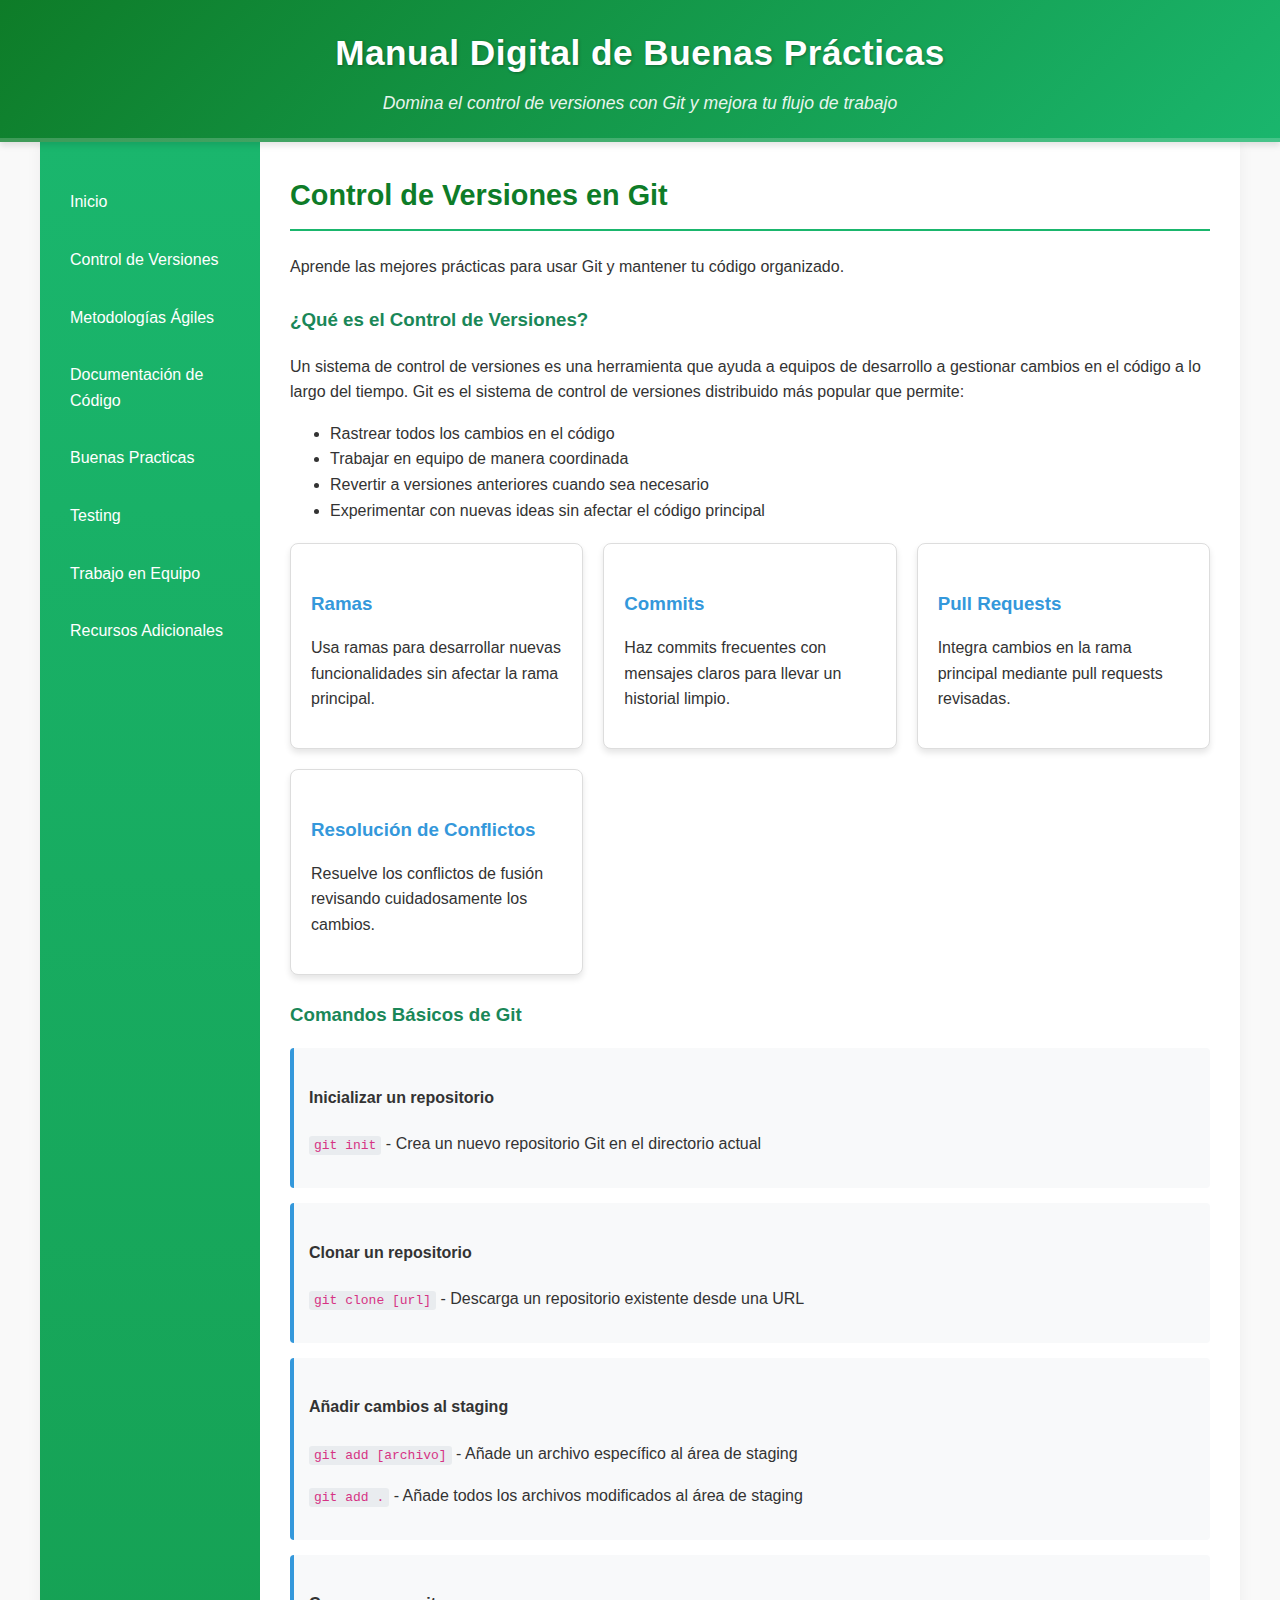
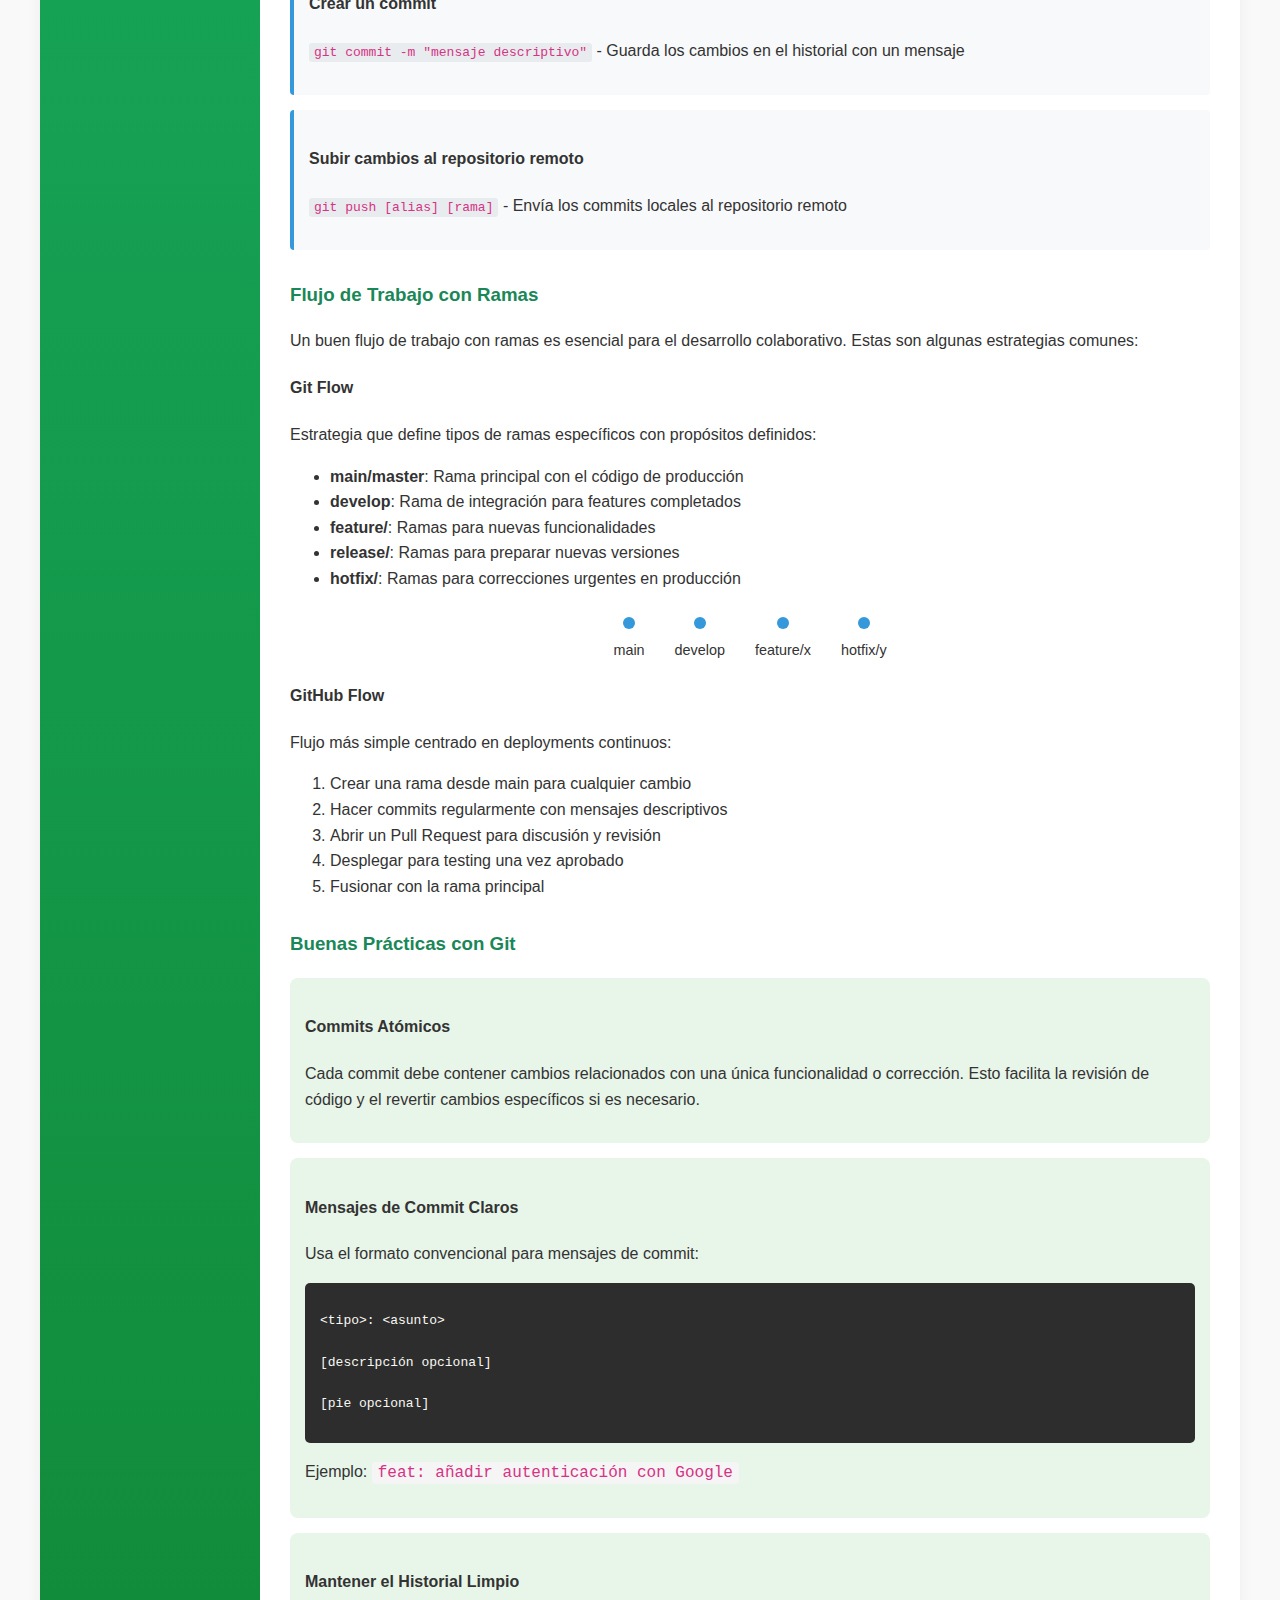
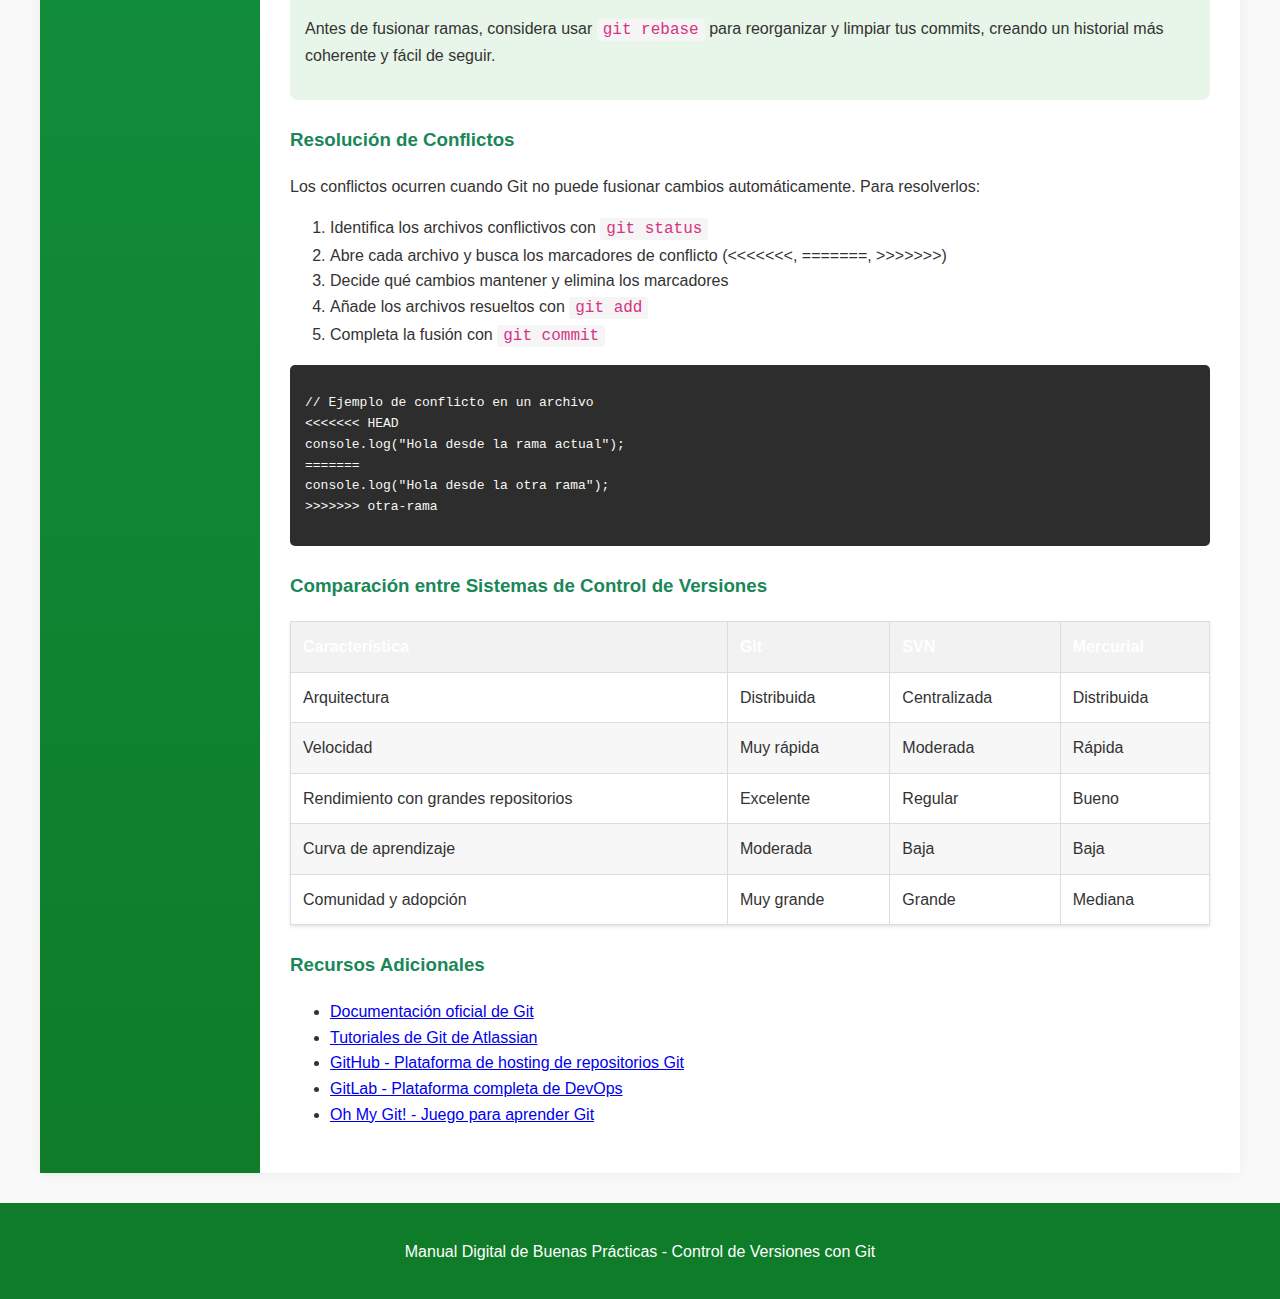
<file: controlVersiones.html>
<!DOCTYPE html>
<html lang="es">
<head>
    <meta charset="UTF-8">
    <meta name="viewport" content="width=device-width, initial-scale=1.0">
    <title>Control de Versiones - Manual Digital</title>
    <link rel="stylesheet" href="css/style.css">
    <style>
        /* --- Agregar al final de style.css --- */
        .grid-containers {
            display: grid;
            grid-template-columns: repeat(auto-fit, minmax(220px, 1fr));
            gap: 20px;
            margin-top: 20px;
        }

        .menu-container {
            background-color: #fff;
            border: 1px solid #ddd;
            border-radius: 8px;
            padding: 20px;
            box-shadow: 0 4px 6px rgba(0,0,0,0.1);
            transition: transform 0.2s ease, box-shadow 0.2s ease;
        }

        .menu-container:hover {
            transform: translateY(-5px);
            box-shadow: 0 8px 12px rgba(0,0,0,0.2);
        }

        .menu-container h3 {
            margin-bottom: 10px;
            color: #3498db;
        }

        /* Nuevos estilos para el contenido adicional */
        .command-card {
            background-color: #f8f9fa;
            border-left: 4px solid #3498db;
            padding: 15px;
            margin: 15px 0;
            border-radius: 4px;
        }
        
        .command-card code {
            background-color: #e9ecef;
            padding: 2px 5px;
            border-radius: 3px;
            font-family: monospace;
        }
        
        .workflow-section {
            margin: 30px 0;
        }
        
        .best-practice {
            background-color: #e8f5e9;
            padding: 15px;
            border-radius: 8px;
            margin: 15px 0;
        }
        
        .comparison-table {
            width: 100%;
            border-collapse: collapse;
            margin: 20px 0;
        }
        
        .comparison-table th, .comparison-table td {
            border: 1px solid #ddd;
            padding: 12px;
            text-align: left;
        }
        
        .comparison-table th {
            background-color: #f2f2f2;
        }
        
        .code-example {
            background-color: #2d2d2d;
            color: #f8f8f2;
            padding: 15px;
            border-radius: 5px;
            overflow-x: auto;
            margin: 15px 0;
        }
        
        .branch-visual {
            display: flex;
            justify-content: center;
            margin: 20px 0;
        }
        
        .branch-line {
            display: flex;
            flex-direction: column;
            align-items: center;
            margin: 0 15px;
        }
        
        .branch-node {
            width: 12px;
            height: 12px;
            border-radius: 50%;
            background-color: #3498db;
            margin: 5px 0;
        }
        
        .branch-label {
            font-size: 0.9em;
            margin-top: 5px;
        }
    </style>
</head>
<body>
    <!-- Header -->
    <header>
        <h1>Manual Digital de Buenas Prácticas</h1>
        <p class="tagline">Domina el control de versiones con Git y mejora tu flujo de trabajo</p>
    </header>

    <div class="container">
        <!-- Barra lateral -->
        <nav class="sidebar">
            <ul>
                <li><a href="index.html">Inicio</a></li>
                <li><a href="controlVersiones.html">Control de Versiones</a></li>
                <li><a href="seccMetAgiles.html">Metodologías Ágiles</a></li>
                <li><a href="DocumentacionDeCodigo.html">Documentación de Código</a></li>
                <li><a href="BuenasPracticas.html">Buenas Practicas</a></li>
                <li><a href="Testing.html">Testing</a></li>
                <li><a href="TrabajoEnGrupo.html">Trabajo en Equipo</a></li>
                <li><a href="recursos-adicionales.html">Recursos Adicionales</a></li>
            </ul>
        </nav>

        <main class="content">
            <!-- Título de la sección -->
            <h2>Control de Versiones en Git</h2>
            <p>Aprende las mejores prácticas para usar Git y mantener tu código organizado.</p>
            
            <!-- Introducción -->
            <section>
                <h3>¿Qué es el Control de Versiones?</h3>
                <p>Un sistema de control de versiones es una herramienta que ayuda a equipos de desarrollo a gestionar cambios en el código a lo largo del tiempo. Git es el sistema de control de versiones distribuido más popular que permite:</p>
                <ul>
                    <li>Rastrear todos los cambios en el código</li>
                    <li>Trabajar en equipo de manera coordinada</li>
                    <li>Revertir a versiones anteriores cuando sea necesario</li>
                    <li>Experimentar con nuevas ideas sin afectar el código principal</li>
                </ul>
            </section>

            <!-- Contenedores con 4 menús -->
            <div class="grid-containers">
                <div class="menu-container">
                    <h3>Ramas</h3>
                    <p>Usa ramas para desarrollar nuevas funcionalidades sin afectar la rama principal.</p>
                </div>
                <div class="menu-container">
                    <h3>Commits</h3>
                    <p>Haz commits frecuentes con mensajes claros para llevar un historial limpio.</p>
                </div>
                <div class="menu-container">
                    <h3>Pull Requests</h3>
                    <p>Integra cambios en la rama principal mediante pull requests revisadas.</p>
                </div>
                <div class="menu-container">
                    <h3>Resolución de Conflictos</h3>
                    <p>Resuelve los conflictos de fusión revisando cuidadosamente los cambios.</p>
                </div>
            </div>

            <!-- Comandos básicos -->
            <section>
                <h3>Comandos Básicos de Git</h3>
                
                <div class="command-card">
                    <h4>Inicializar un repositorio</h4>
                    <p><code>git init</code> - Crea un nuevo repositorio Git en el directorio actual</p>
                </div>
                
                <div class="command-card">
                    <h4>Clonar un repositorio</h4>
                    <p><code>git clone [url]</code> - Descarga un repositorio existente desde una URL</p>
                </div>
                
                <div class="command-card">
                    <h4>Añadir cambios al staging</h4>
                    <p><code>git add [archivo]</code> - Añade un archivo específico al área de staging</p>
                    <p><code>git add .</code> - Añade todos los archivos modificados al área de staging</p>
                </div>
                
                <div class="command-card">
                    <h4>Crear un commit</h4>
                    <p><code>git commit -m "mensaje descriptivo"</code> - Guarda los cambios en el historial con un mensaje</p>
                </div>
                
                <div class="command-card">
                    <h4>Subir cambios al repositorio remoto</h4>
                    <p><code>git push [alias] [rama]</code> - Envía los commits locales al repositorio remoto</p>
                </div>
            </section>

            <!-- Flujo de trabajo -->
            <section class="workflow-section">
                <h3>Flujo de Trabajo con Ramas</h3>
                <p>Un buen flujo de trabajo con ramas es esencial para el desarrollo colaborativo. Estas son algunas estrategias comunes:</p>
                
                <h4>Git Flow</h4>
                <p>Estrategia que define tipos de ramas específicos con propósitos definidos:</p>
                <ul>
                    <li><strong>main/master</strong>: Rama principal con el código de producción</li>
                    <li><strong>develop</strong>: Rama de integración para features completados</li>
                    <li><strong>feature/</strong>: Ramas para nuevas funcionalidades</li>
                    <li><strong>release/</strong>: Ramas para preparar nuevas versiones</li>
                    <li><strong>hotfix/</strong>: Ramas para correcciones urgentes en producción</li>
                </ul>
                
                <div class="branch-visual">
                    <div class="branch-line">
                        <div class="branch-node"></div>
                        <div class="branch-label">main</div>
                    </div>
                    <div class="branch-line">
                        <div class="branch-node"></div>
                        <div class="branch-label">develop</div>
                    </div>
                    <div class="branch-line">
                        <div class="branch-node"></div>
                        <div class="branch-label">feature/x</div>
                    </div>
                    <div class="branch-line">
                        <div class="branch-node"></div>
                        <div class="branch-label">hotfix/y</div>
                    </div>
                </div>
                
                <h4>GitHub Flow</h4>
                <p>Flujo más simple centrado en deployments continuos:</p>
                <ol>
                    <li>Crear una rama desde main para cualquier cambio</li>
                    <li>Hacer commits regularmente con mensajes descriptivos</li>
                    <li>Abrir un Pull Request para discusión y revisión</li>
                    <li>Desplegar para testing una vez aprobado</li>
                    <li>Fusionar con la rama principal</li>
                </ol>
            </section>

            <!-- Buenas prácticas -->
            <section>
                <h3>Buenas Prácticas con Git</h3>
                
                <div class="best-practice">
                    <h4>Commits Atómicos</h4>
                    <p>Cada commit debe contener cambios relacionados con una única funcionalidad o corrección. Esto facilita la revisión de código y el revertir cambios específicos si es necesario.</p>
                </div>
                
                <div class="best-practice">
                    <h4>Mensajes de Commit Claros</h4>
                    <p>Usa el formato convencional para mensajes de commit:</p>
                    <div class="code-example">
                        <pre>
&lt;tipo&gt;: &lt;asunto&gt;

[descripción opcional]

[pie opcional]</pre>
                    </div>
                    <p>Ejemplo: <code>feat: añadir autenticación con Google</code></p>
                </div>
                
                <div class="best-practice">
                    <h4>Mantener el Historial Limpio</h4>
                    <p>Antes de fusionar ramas, considera usar <code>git rebase</code> para reorganizar y limpiar tus commits, creando un historial más coherente y fácil de seguir.</p>
                </div>
            </section>

            <!-- Resolución de conflictos -->
            <section>
                <h3>Resolución de Conflictos</h3>
                <p>Los conflictos ocurren cuando Git no puede fusionar cambios automáticamente. Para resolverlos:</p>
                
                <ol>
                    <li>Identifica los archivos conflictivos con <code>git status</code></li>
                    <li>Abre cada archivo y busca los marcadores de conflicto (<<<<<<<, =======, >>>>>>>)</li>
                    <li>Decide qué cambios mantener y elimina los marcadores</li>
                    <li>Añade los archivos resueltos con <code>git add</code></li>
                    <li>Completa la fusión con <code>git commit</code></li>
                </ol>
                
                <div class="code-example">
                    <pre>
// Ejemplo de conflicto en un archivo
<<<<<<< HEAD
console.log("Hola desde la rama actual");
=======
console.log("Hola desde la otra rama");
>>>>>>> otra-rama</pre>
                </div>
            </section>

            <!-- Comparación entre sistemas -->
            <section>
                <h3>Comparación entre Sistemas de Control de Versiones</h3>
                
                <table class="comparison-table">
                    <thead>
                        <tr>
                            <th>Característica</th>
                            <th>Git</th>
                            <th>SVN</th>
                            <th>Mercurial</th>
                        </tr>
                    </thead>
                    <tbody>
                        <tr>
                            <td>Arquitectura</td>
                            <td>Distribuida</td>
                            <td>Centralizada</td>
                            <td>Distribuida</td>
                        </tr>
                        <tr>
                            <td>Velocidad</td>
                            <td>Muy rápida</td>
                            <td>Moderada</td>
                            <td>Rápida</td>
                        </tr>
                        <tr>
                            <td>Rendimiento con grandes repositorios</td>
                            <td>Excelente</td>
                            <td>Regular</td>
                            <td>Bueno</td>
                        </tr>
                        <tr>
                            <td>Curva de aprendizaje</td>
                            <td>Moderada</td>
                            <td>Baja</td>
                            <td>Baja</td>
                        </tr>
                        <tr>
                            <td>Comunidad y adopción</td>
                            <td>Muy grande</td>
                            <td>Grande</td>
                            <td>Mediana</td>
                        </tr>
                    </tbody>
                </table>
            </section>

            <!-- Recursos adicionales -->
            <section>
                <h3>Recursos Adicionales</h3>
                <ul>
                    <li><a href="https://git-scm.com/doc">Documentación oficial de Git</a></li>
                    <li><a href="https://www.atlassian.com/git/tutorials">Tutoriales de Git de Atlassian</a></li>
                    <li><a href="https://github.com/">GitHub - Plataforma de hosting de repositorios Git</a></li>
                    <li><a href="https://about.gitlab.com/">GitLab - Plataforma completa de DevOps</a></li>
                    <li><a href="https://ohmygit.org/">Oh My Git! - Juego para aprender Git</a></li>
                </ul>
            </section>
        </main>
    </div>

    <footer>
        <p>Manual Digital de Buenas Prácticas - Control de Versiones con Git</p>
    </footer>
</body>
</html>
</file>
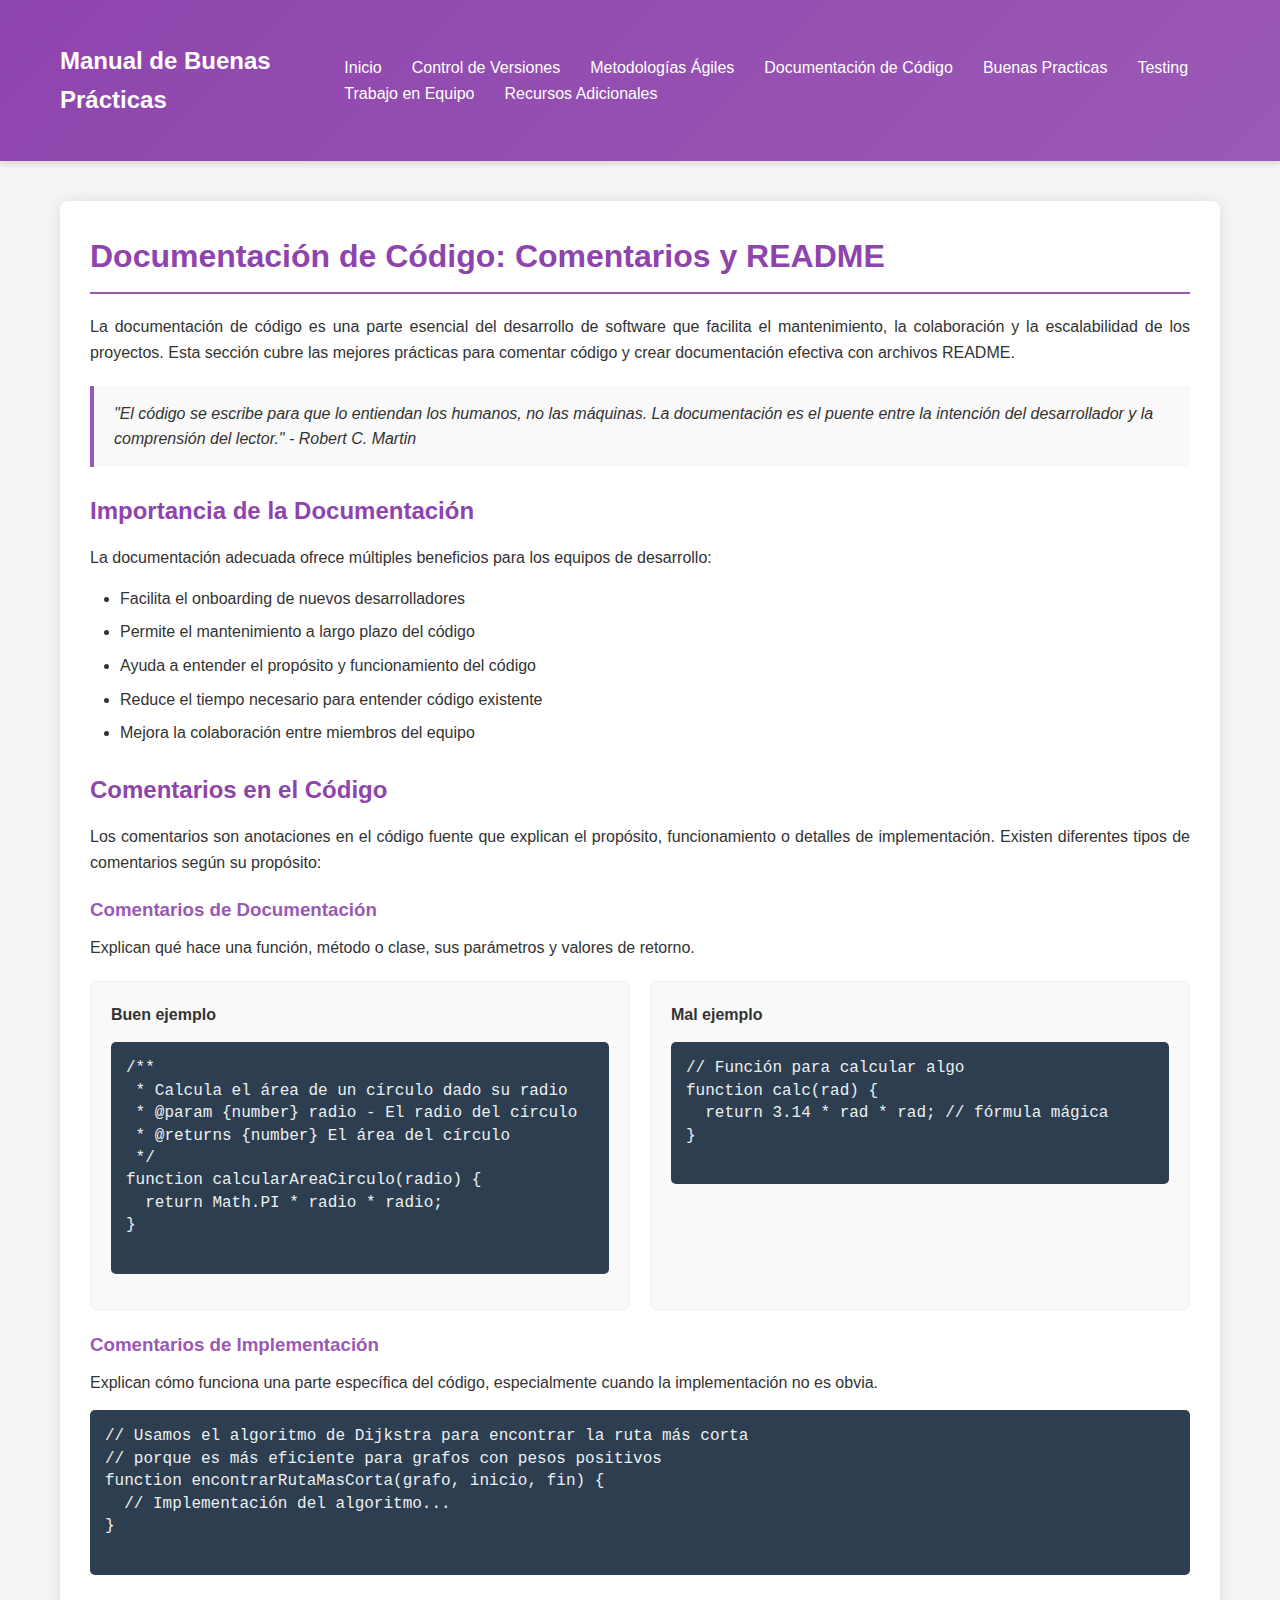
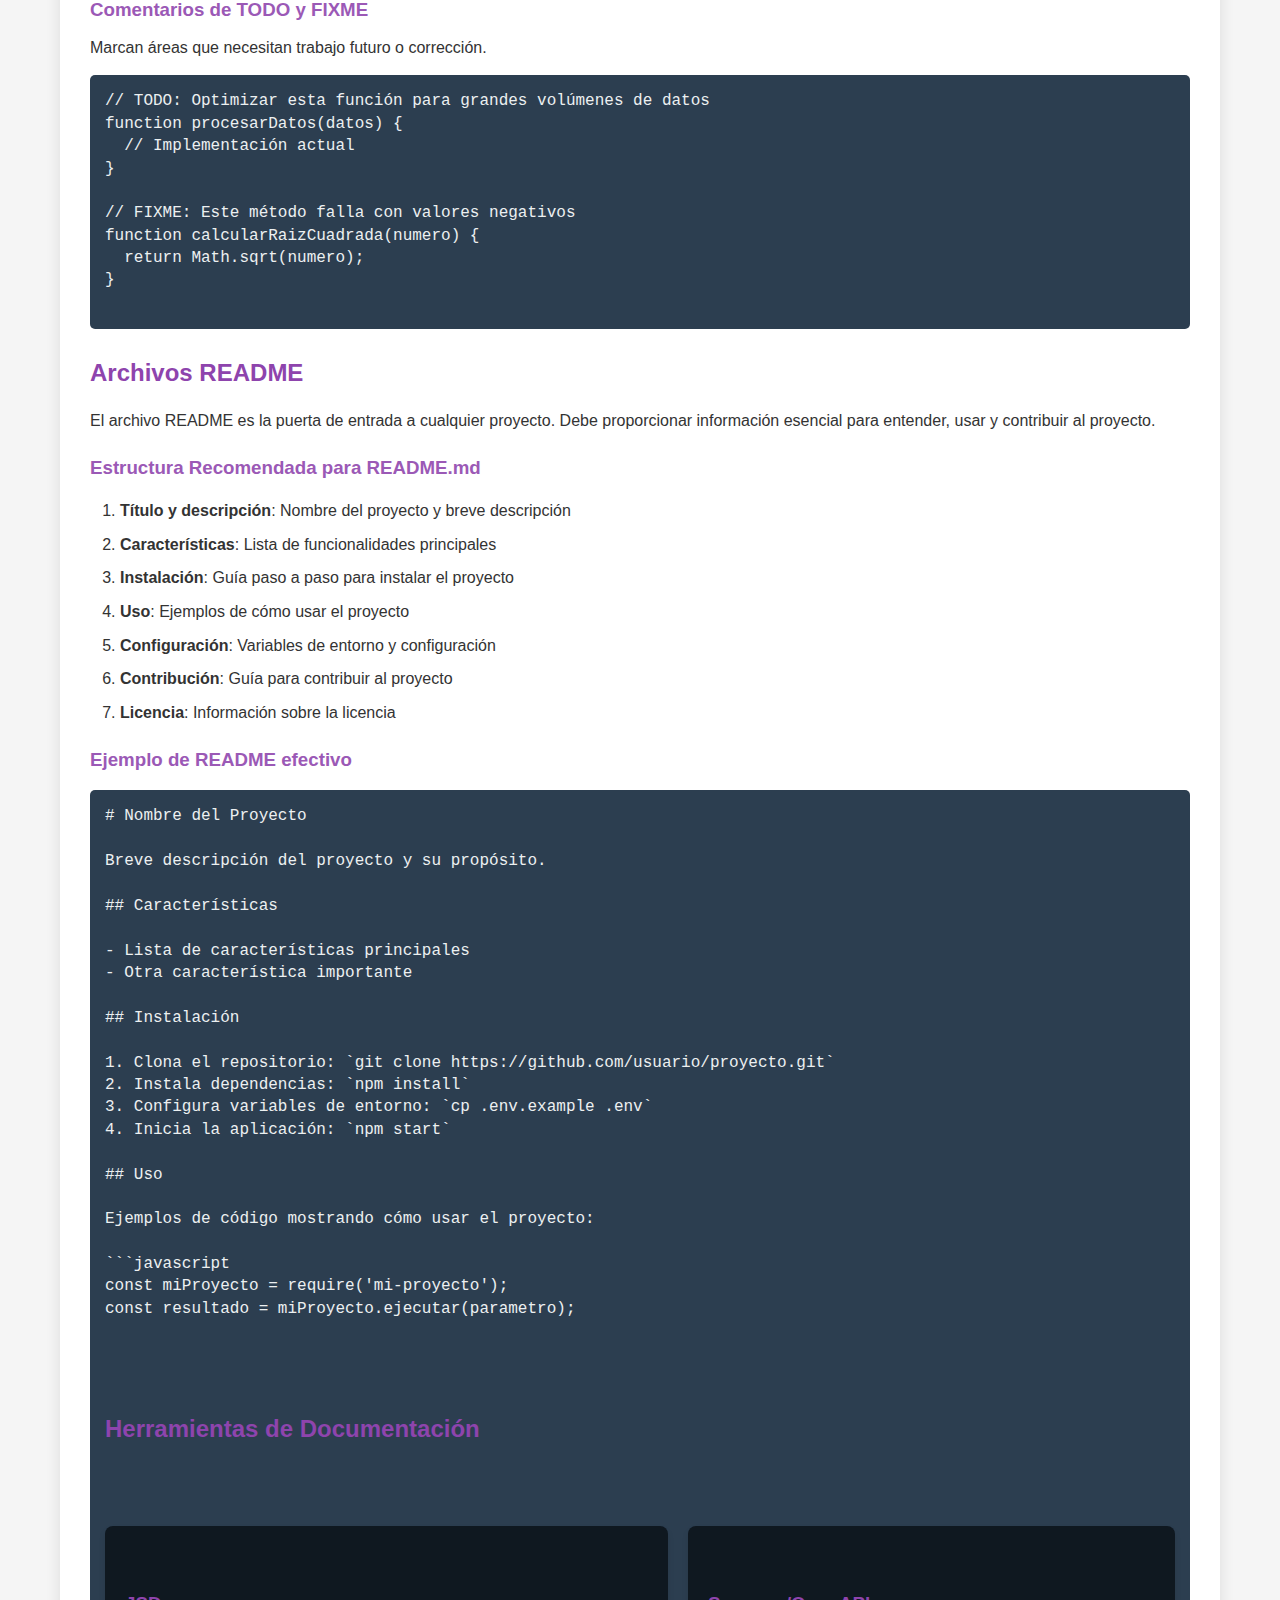
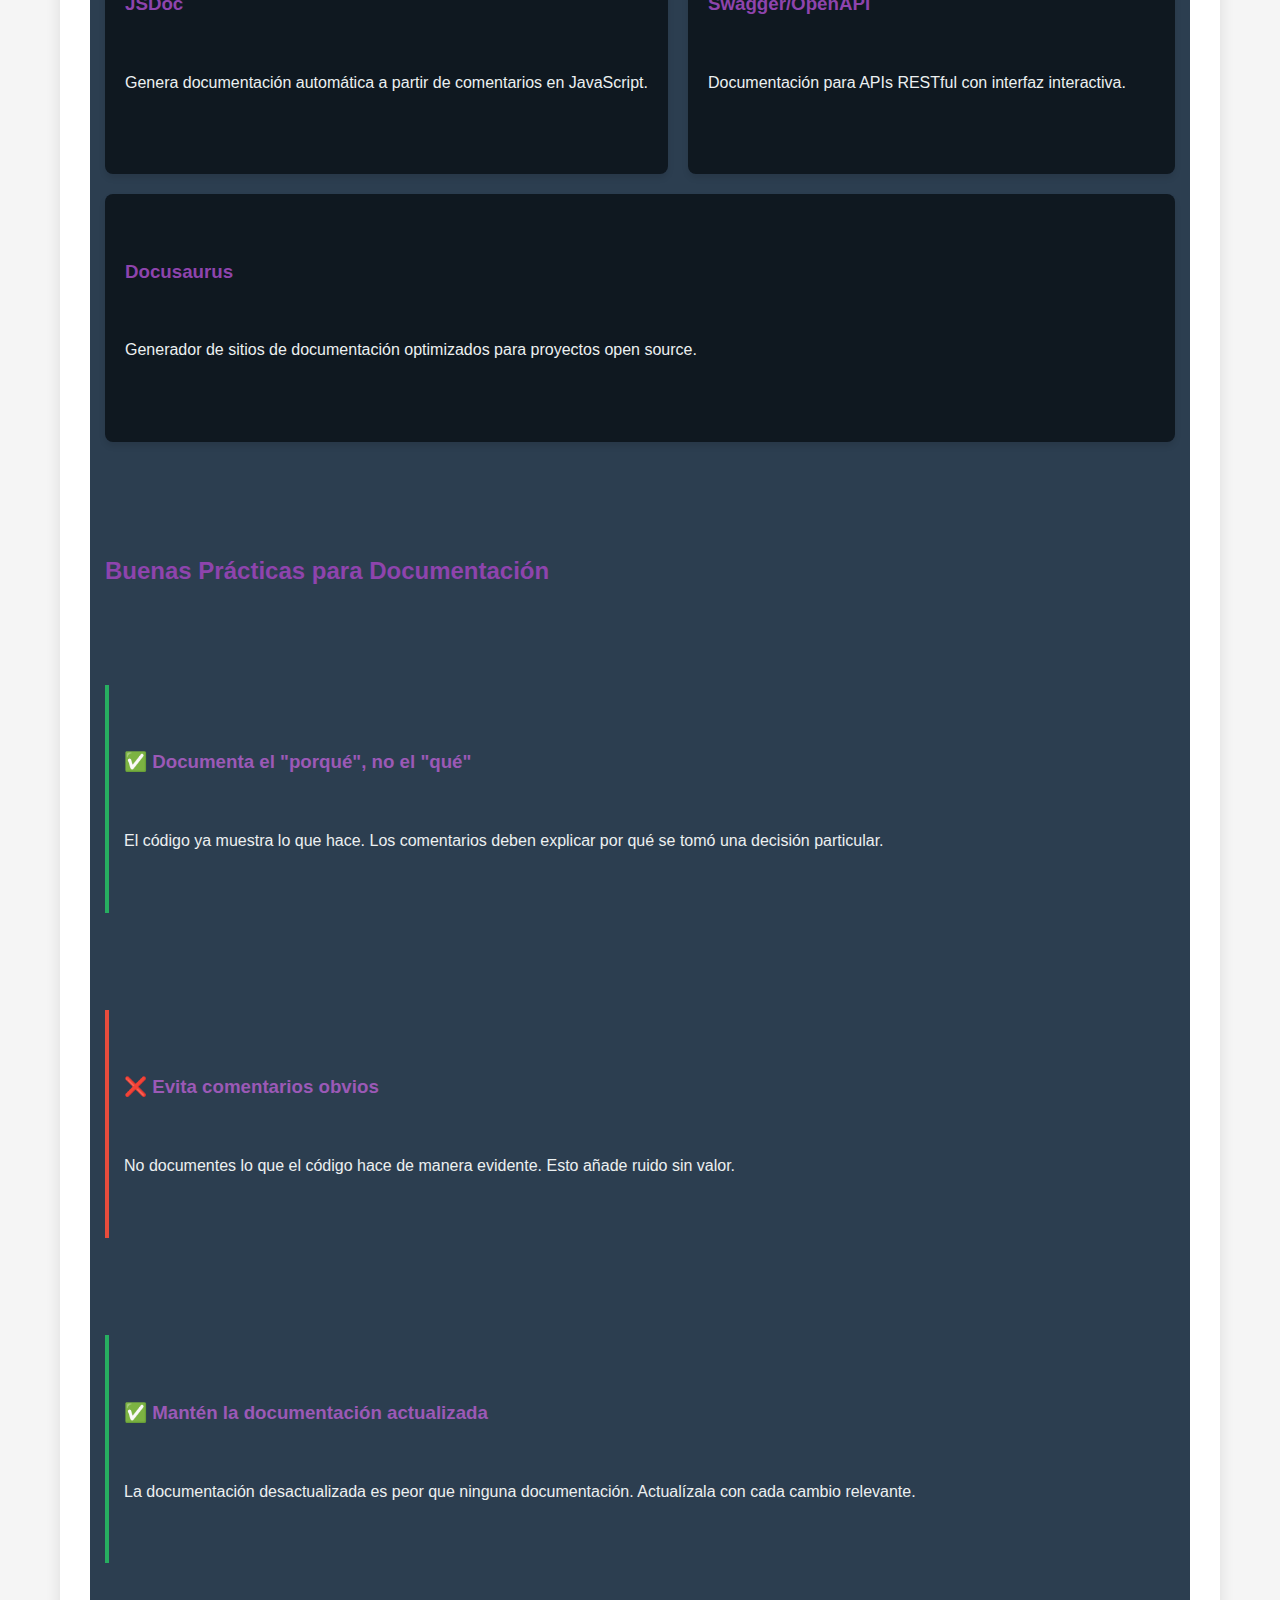
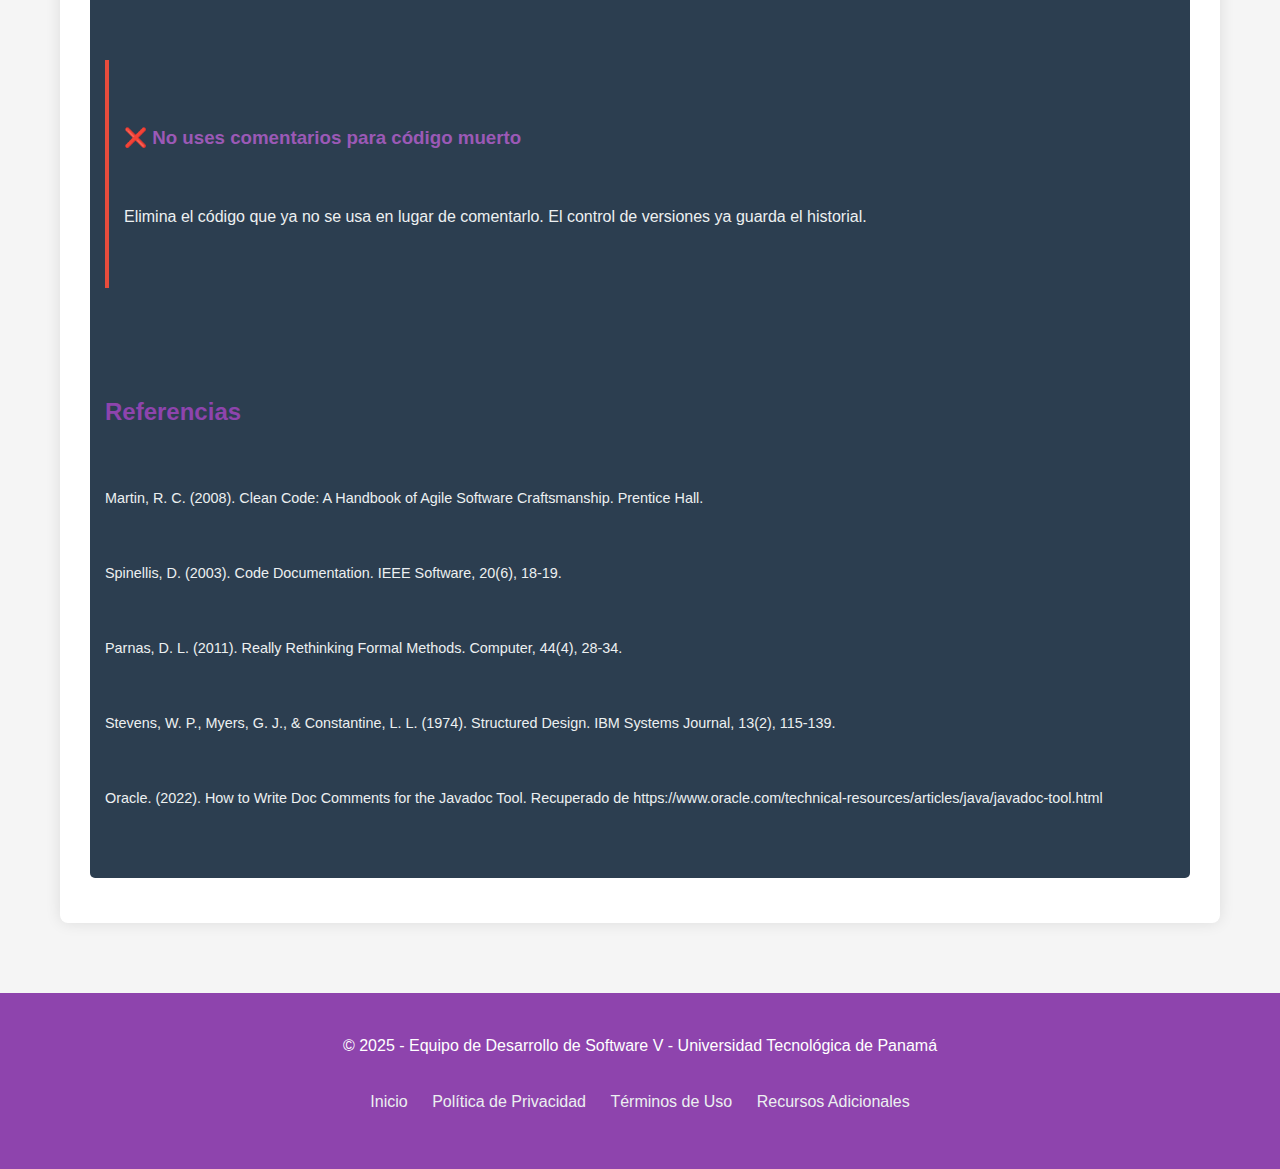
<file: DocumentacionDeCodigo.html>
<!DOCTYPE html>
<html lang="es">
<head>
    <meta charset="UTF-8">
    <meta name="viewport" content="width=device-width, initial-scale=1.0">
    <title>Documentación de Código - Manual de Buenas Prácticas</title>
    <style>
        /* Estilos generales */
        * {
            margin: 0;
            padding: 0;
            box-sizing: border-box;
            font-family: 'Segoe UI', Tahoma, Geneva, Verdana, sans-serif;
        }
        
        body {
            background-color: #f5f5f5;
            color: #333;
            line-height: 1.6;
        }
        
        .container {
            max-width: 1200px;
            margin: 0 auto;
            padding: 20px;
        }
        
        /* Encabezado */
        header {
            background: linear-gradient(135deg, #8e44ad 0%, #9b59b6 100%);
            color: white;
            padding: 20px 0;
            box-shadow: 0 4px 6px rgba(0, 0, 0, 0.1);
        }
        
        .header-content {
            display: flex;
            justify-content: space-between;
            align-items: center;
        }
        
        .logo {
            font-size: 24px;
            font-weight: bold;
        }
        
        /* Navegación */
        nav ul {
            display: flex;
            list-style: none;
            flex-wrap: wrap;
        }
        
        nav ul li {
            margin: 0 15px;
        }
        
        nav ul li a {
            color: white;
            text-decoration: none;
            font-weight: 500;
            transition: all 0.3s ease;
        }
        
        nav ul li a:hover {
            color: #f39c12;
        }
        
        /* Contenido principal */
        main {
            background: white;
            padding: 30px;
            margin: 20px 0;
            border-radius: 8px;
            box-shadow: 0 0 15px rgba(0, 0, 0, 0.1);
        }
        
        h1 {
            color: #8e44ad;
            margin-bottom: 20px;
            padding-bottom: 10px;
            border-bottom: 2px solid #9b59b6;
        }
        
        h2 {
            color: #8e44ad;
            margin: 25px 0 15px;
        }
        
        h3 {
            color: #9b59b6;
            margin: 20px 0 10px;
        }
        
        p {
            margin-bottom: 15px;
            text-align: justify;
        }
        
        /* Listas */
        ul, ol {
            margin: 15px 0;
            padding-left: 30px;
        }
        
        li {
            margin-bottom: 8px;
        }
        
        /* Citas y referencias */
        .quote {
            background: #f9f9f9;
            border-left: 4px solid #9b59b6;
            padding: 15px 20px;
            margin: 20px 0;
            font-style: italic;
        }
        
        .reference {
            padding-left: 30px;
            text-indent: -30px;
            margin-bottom: 10px;
            font-size: 0.9em;
        }
        
        /* Tablas */
        table {
            width: 100%;
            border-collapse: collapse;
            margin: 20px 0;
        }
        
        th, td {
            border: 1px solid #ddd;
            padding: 12px;
            text-align: left;
        }
        
        th {
            background-color: #8e44ad;
            color: white;
        }
        
        tr:nth-child(even) {
            background-color: #f2f2f2;
        }
        
        /* Tarjetas de información */
        .card-container {
            display: flex;
            flex-wrap: wrap;
            gap: 20px;
            margin: 20px 0;
        }
        
        .card {
            flex: 1 1 300px;
            background: #0f1820;
            border-radius: 8px;
            padding: 20px;
            box-shadow: 0 4px 6px rgba(0, 0, 0, 0.1);
        }
        
        .card h3 {
            color: #8e44ad;
            margin-top: 0;
        }
        
        /* Código */
        pre {
            background: #2c3e50;
            color: #ecf0f1;
            padding: 15px;
            border-radius: 5px;
            overflow-x: auto;
            margin: 15px 0;
            font-family: 'Courier New', monospace;
            line-height: 1.4;
        }
        
        code {
            font-family: 'Courier New', monospace;
            background: #f1f1f1;
            padding: 2px 5px;
            border-radius: 3px;
        }
        
        .code-comment {
            color: #7f8c8d;
        }
        
        .code-keyword {
            color: #e74c3c;
            font-weight: bold;
        }
        
        .code-function {
            color: #3498db;
        }
        
        .code-string {
            color: #f1c40f;
        }
        
        /* Figura */
        .figure {
            text-align: center;
            margin: 20px 0;
        }
        
        .figure img {
            max-width: 100%;
            border: 1px solid #ddd;
            border-radius: 4px;
            padding: 4px;
        }
        
        .caption {
            font-style: italic;
            margin-top: 8px;
            color: #666;
        }
        
        /* Comparación */
        .comparison {
            display: flex;
            flex-wrap: wrap;
            gap: 20px;
            margin: 20px 0;
        }
        
        .comparison-item {
            flex: 1 1 45%;
            background: #f9f9f9;
            padding: 20px;
            border-radius: 8px;
            border: 1px solid #eee;
        }
        
        /* Buenas vs Malas prácticas */
        .good-practice {
            border-left: 4px solid #27ae60;
            padding-left: 15px;
            margin: 15px 0;
        }
        
        .bad-practice {
            border-left: 4px solid #e74c3c;
            padding-left: 15px;
            margin: 15px 0;
        }
        
        /* Pie de página */
        footer {
            background: #8e44ad;
            color: white;
            text-align: center;
            padding: 20px 0;
            margin-top: 30px;
        }
        
        .footer-content {
            display: flex;
            flex-direction: column;
            align-items: center;
        }
        
        .footer-nav {
            margin: 15px 0;
        }
        
        .footer-nav a {
            color: #ecf0f1;
            margin: 0 10px;
            text-decoration: none;
        }
        
        .footer-nav a:hover {
            text-decoration: underline;
        }
        
        /* Responsive */
        @media (max-width: 768px) {
            .header-content {
                flex-direction: column;
                text-align: center;
            }
            
            nav ul {
                margin-top: 15px;
                justify-content: center;
            }
            
            nav ul li {
                margin: 5px 10px;
            }
            
            .comparison {
                flex-direction: column;
            }
        }
    </style>
</head>
<body>
    <header>
        <div class="container header-content">
            <div class="logo">Manual de Buenas Prácticas</div>
            <nav>
                <ul>
                <li><a href="index.html">Inicio</a></li>
                <li><a href="controlVersiones.html">Control de Versiones</a></li>
                <li><a href="seccMetAgiles.html">Metodologías Ágiles</a></li>
                <li><a href="DocumentacionDeCodigo.html">Documentación de Código</a></li>
                <li><a href="BuenasPracticas.html">Buenas Practicas</a></li>
                <li><a href="Testing.html">Testing</a></li>
                <li><a href="TrabajoEnGrupo.html">Trabajo en Equipo</a></li>
                <li><a href="recursos-adicionales.html">Recursos Adicionales</a></li>
                </ul>
            </nav>
        </div>
    </header>

    <div class="container">
        <main>
            <h1>Documentación de Código: Comentarios y README</h1>
            
            <p>La documentación de código es una parte esencial del desarrollo de software que facilita el mantenimiento, la colaboración y la escalabilidad de los proyectos. Esta sección cubre las mejores prácticas para comentar código y crear documentación efectiva con archivos README.</p>
            
            <div class="quote">
                "El código se escribe para que lo entiendan los humanos, no las máquinas. La documentación es el puente entre la intención del desarrollador y la comprensión del lector." - Robert C. Martin
            </div>
            
            <h2>Importancia de la Documentación</h2>
            <p>La documentación adecuada ofrece múltiples beneficios para los equipos de desarrollo:</p>
            <ul>
                <li>Facilita el onboarding de nuevos desarrolladores</li>
                <li>Permite el mantenimiento a largo plazo del código</li>
                <li>Ayuda a entender el propósito y funcionamiento del código</li>
                <li>Reduce el tiempo necesario para entender código existente</li>
                <li>Mejora la colaboración entre miembros del equipo</li>
            </ul>
            
            <h2>Comentarios en el Código</h2>
            <p>Los comentarios son anotaciones en el código fuente que explican el propósito, funcionamiento o detalles de implementación. Existen diferentes tipos de comentarios según su propósito:</p>
            
            <h3>Comentarios de Documentación</h3>
            <p>Explican qué hace una función, método o clase, sus parámetros y valores de retorno.</p>
            
            <div class="comparison">
                <div class="comparison-item">
                    <h4>Buen ejemplo</h4>
                    <pre>
/**
 * Calcula el área de un círculo dado su radio
 * @param {number} radio - El radio del círculo
 * @returns {number} El área del círculo
 */
function calcularAreaCirculo(radio) {
  return Math.PI * radio * radio;
}
                    </pre>
                </div>
                <div class="comparison-item">
                    <h4>Mal ejemplo</h4>
                    <pre>
// Función para calcular algo
function calc(rad) {
  return 3.14 * rad * rad; // fórmula mágica
}
                    </pre>
                </div>
            </div>
            
            <h3>Comentarios de Implementación</h3>
            <p>Explican cómo funciona una parte específica del código, especialmente cuando la implementación no es obvia.</p>
            
            <pre>
// Usamos el algoritmo de Dijkstra para encontrar la ruta más corta
// porque es más eficiente para grafos con pesos positivos
function encontrarRutaMasCorta(grafo, inicio, fin) {
  // Implementación del algoritmo...
}
            </pre>
            
            <h3>Comentarios de TODO y FIXME</h3>
            <p>Marcan áreas que necesitan trabajo futuro o corrección.</p>
            
            <pre>
// TODO: Optimizar esta función para grandes volúmenes de datos
function procesarDatos(datos) {
  // Implementación actual
}

// FIXME: Este método falla con valores negativos
function calcularRaizCuadrada(numero) {
  return Math.sqrt(numero);
}
            </pre>
            
            <h2>Archivos README</h2>
            <p>El archivo README es la puerta de entrada a cualquier proyecto. Debe proporcionar información esencial para entender, usar y contribuir al proyecto.</p>
            
            <h3>Estructura Recomendada para README.md</h3>
            <ol>
                <li><strong>Título y descripción</strong>: Nombre del proyecto y breve descripción</li>
                <li><strong>Características</strong>: Lista de funcionalidades principales</li>
                <li><strong>Instalación</strong>: Guía paso a paso para instalar el proyecto</li>
                <li><strong>Uso</strong>: Ejemplos de cómo usar el proyecto</li>
                <li><strong>Configuración</strong>: Variables de entorno y configuración</li>
                <li><strong>Contribución</strong>: Guía para contribuir al proyecto</li>
                <li><strong>Licencia</strong>: Información sobre la licencia</li>
            </ol>
            
            <h3>Ejemplo de README efectivo</h3>
            <pre>
# Nombre del Proyecto

Breve descripción del proyecto y su propósito.

## Características

- Lista de características principales
- Otra característica importante

## Instalación

1. Clona el repositorio: `git clone https://github.com/usuario/proyecto.git`
2. Instala dependencias: `npm install`
3. Configura variables de entorno: `cp .env.example .env`
4. Inicia la aplicación: `npm start`

## Uso

Ejemplos de código mostrando cómo usar el proyecto:

```javascript
const miProyecto = require('mi-proyecto');
const resultado = miProyecto.ejecutar(parametro);


        <h2>Herramientas de Documentación</h2>
        <div class="card-container">
            <div class="card">
                <h3>JSDoc</h3>
                <p>Genera documentación automática a partir de comentarios en JavaScript.</p>
            </div>
            <div class="card">
                <h3>Swagger/OpenAPI</h3>
                <p>Documentación para APIs RESTful con interfaz interactiva.</p>
            </div>
            <div class="card">
                <h3>Docusaurus</h3>
                <p>Generador de sitios de documentación optimizados para proyectos open source.</p>
            </div>
        </div>
        
        <h2>Buenas Prácticas para Documentación</h2>
        
        <div class="good-practice">
            <h3>✅ Documenta el "porqué", no el "qué"</h3>
            <p>El código ya muestra lo que hace. Los comentarios deben explicar por qué se tomó una decisión particular.</p>
        </div>
        
        <div class="bad-practice">
            <h3>❌ Evita comentarios obvios</h3>
            <p>No documentes lo que el código hace de manera evidente. Esto añade ruido sin valor.</p>
        </div>
        
        <div class="good-practice">
            <h3>✅ Mantén la documentación actualizada</h3>
            <p>La documentación desactualizada es peor que ninguna documentación. Actualízala con cada cambio relevante.</p>
        </div>
        
        <div class="bad-practice">
            <h3>❌ No uses comentarios para código muerto</h3>
            <p>Elimina el código que ya no se usa en lugar de comentarlo. El control de versiones ya guarda el historial.</p>
        </div>
        
        <h2>Referencias</h2>
        <div class="reference">Martin, R. C. (2008). Clean Code: A Handbook of Agile Software Craftsmanship. Prentice Hall.</div>
        <div class="reference">Spinellis, D. (2003). Code Documentation. IEEE Software, 20(6), 18-19.</div>
        <div class="reference">Parnas, D. L. (2011). Really Rethinking Formal Methods. Computer, 44(4), 28-34.</div>
        <div class="reference">Stevens, W. P., Myers, G. J., & Constantine, L. L. (1974). Structured Design. IBM Systems Journal, 13(2), 115-139.</div>
        <div class="reference">Oracle. (2022). How to Write Doc Comments for the Javadoc Tool. Recuperado de https://www.oracle.com/technical-resources/articles/java/javadoc-tool.html</div>
    </main>
</div>

<footer>
    <div class="container footer-content">
        <p>© 2025 - Equipo de Desarrollo de Software V - Universidad Tecnológica de Panamá</p>
        <div class="footer-nav">
            <a href="index.html">Inicio</a>
            <a href="#">Política de Privacidad</a>
            <a href="#">Términos de Uso</a>
            <a href="recursos-adicionales.html">Recursos Adicionales</a>
        </div>
    </div>
</footer>
</file>
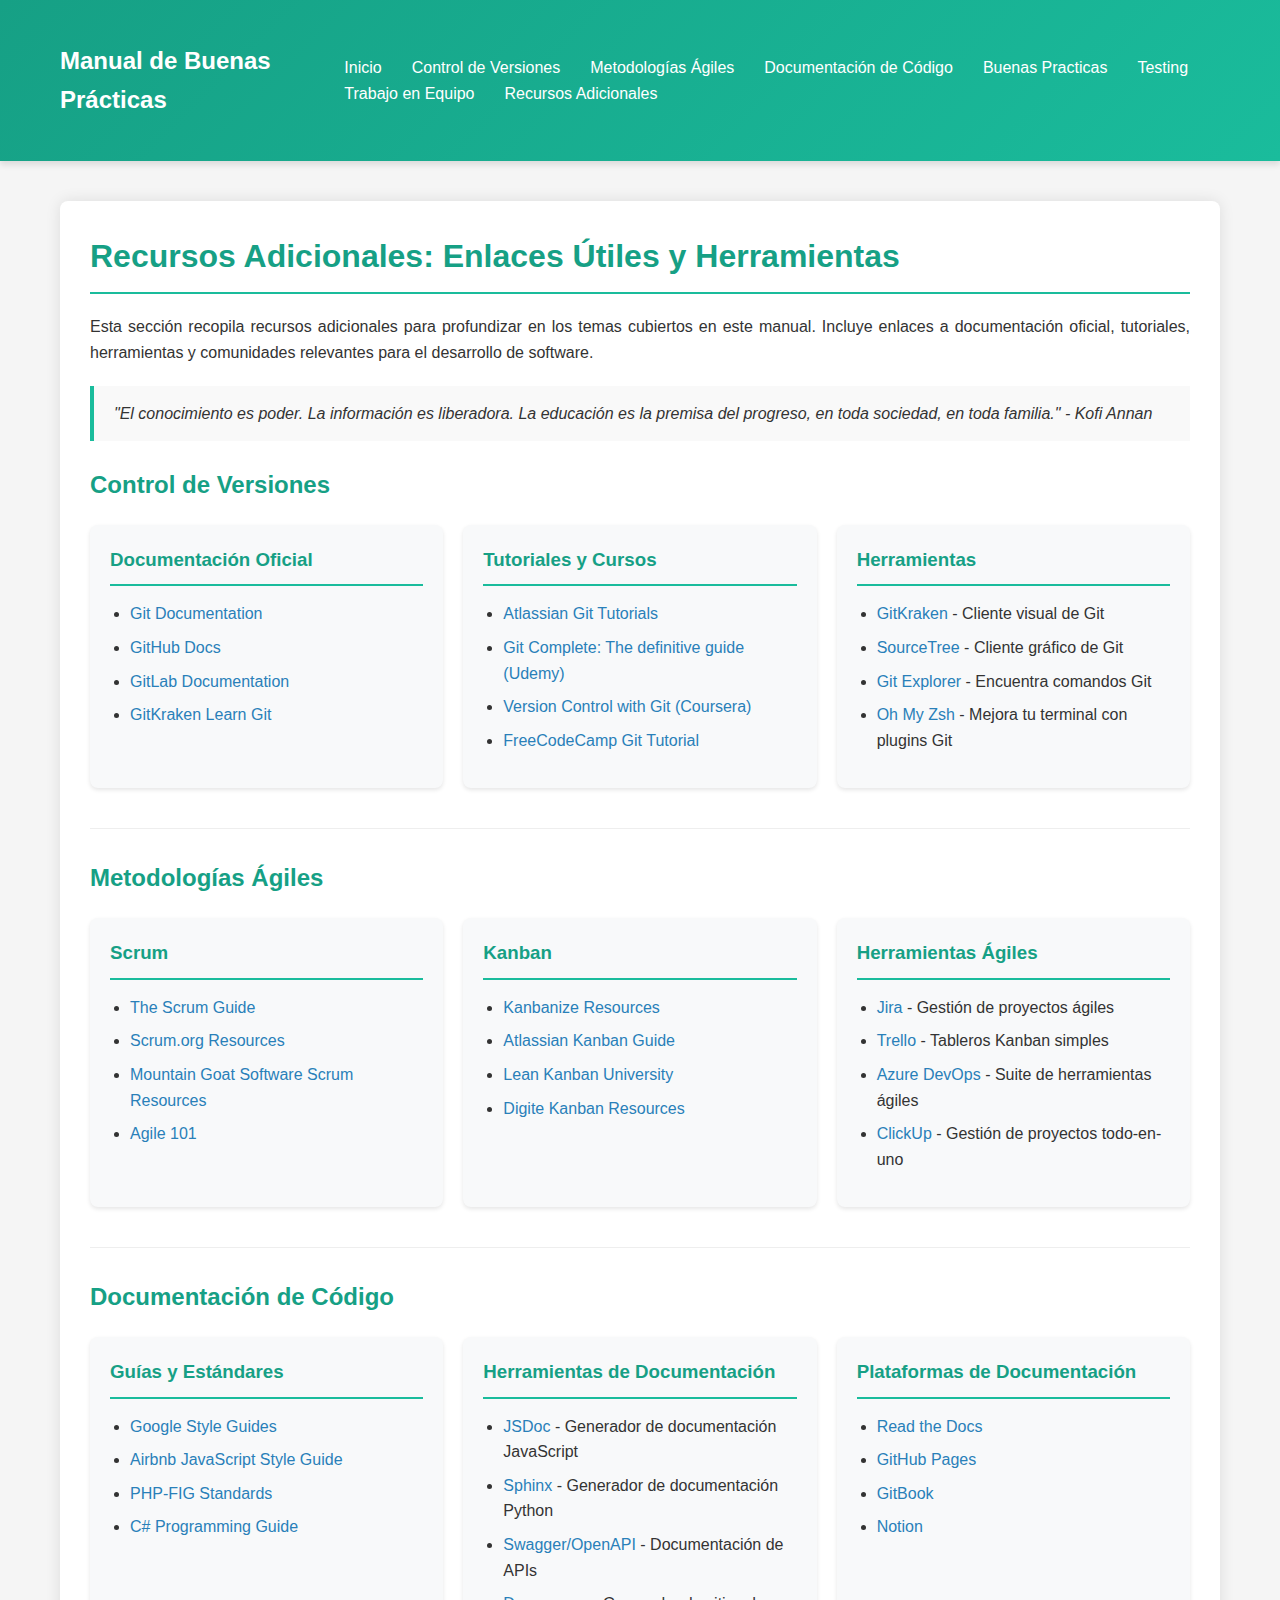
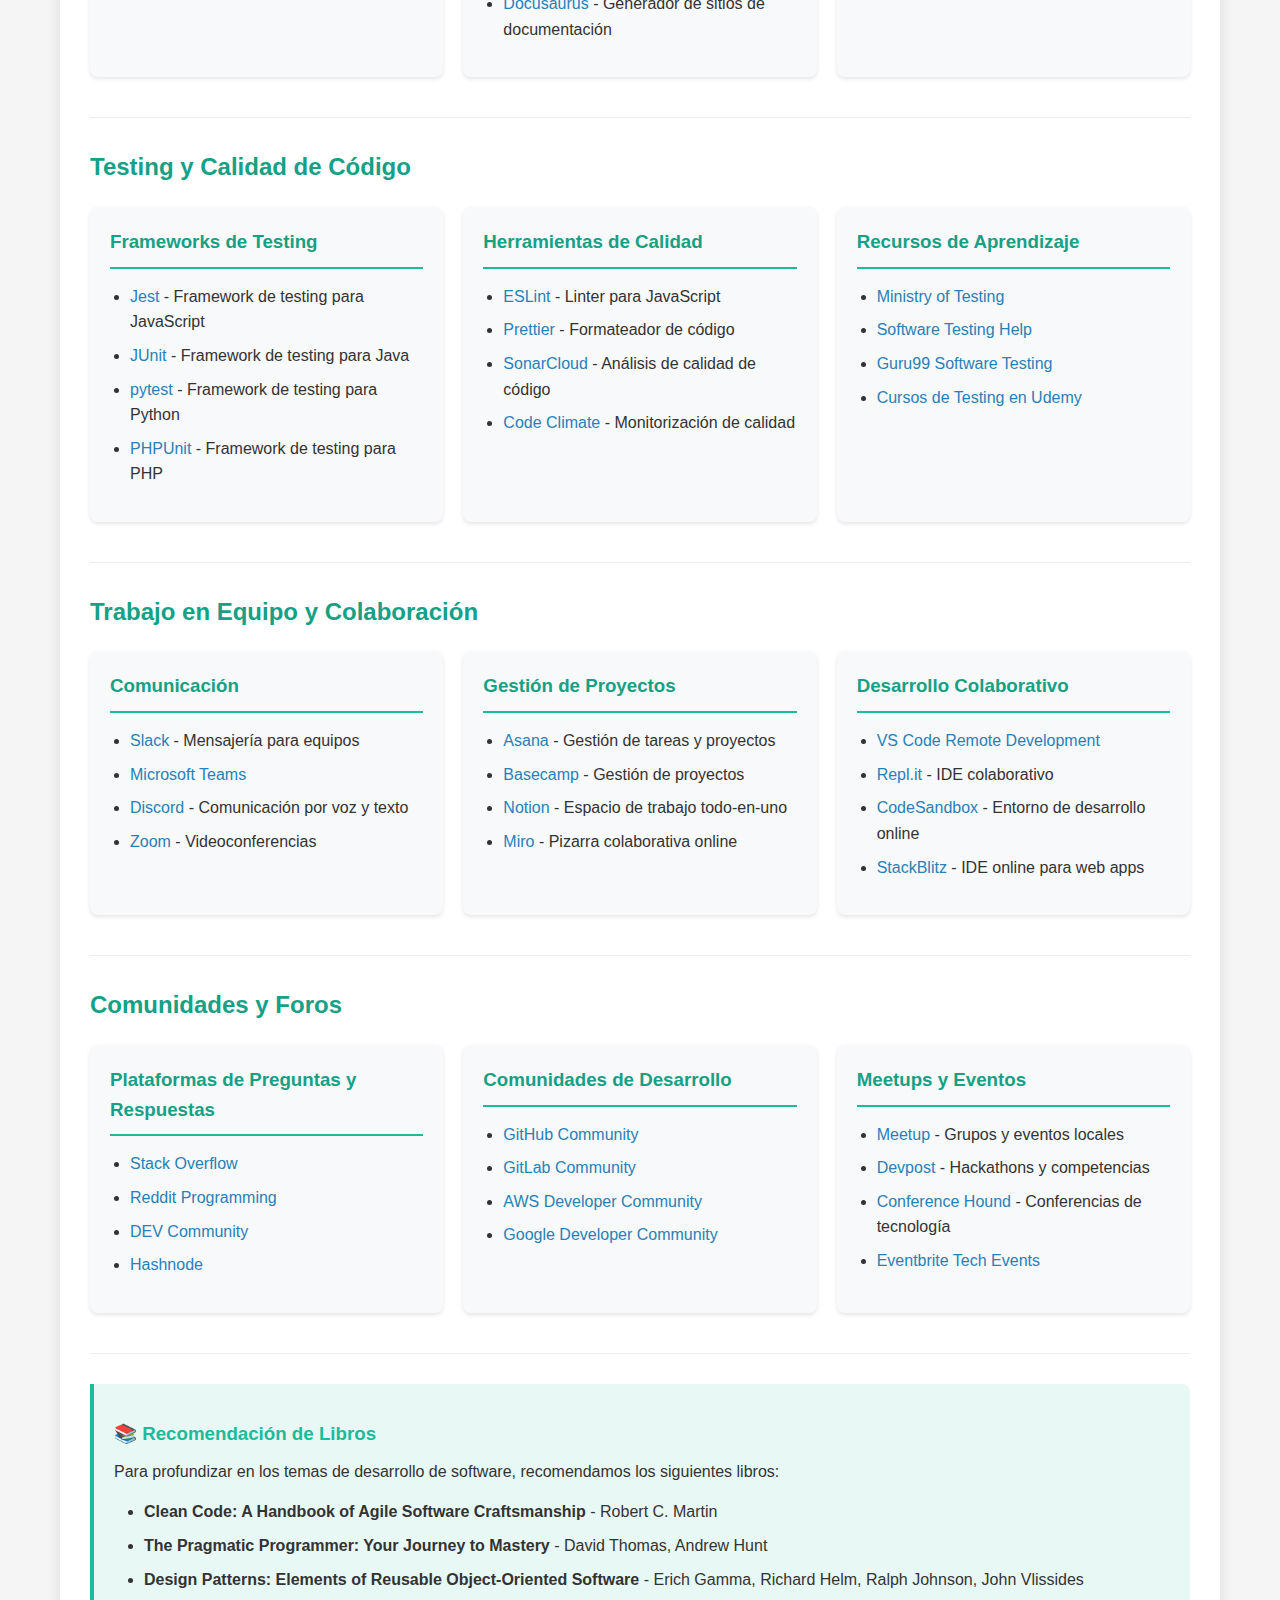
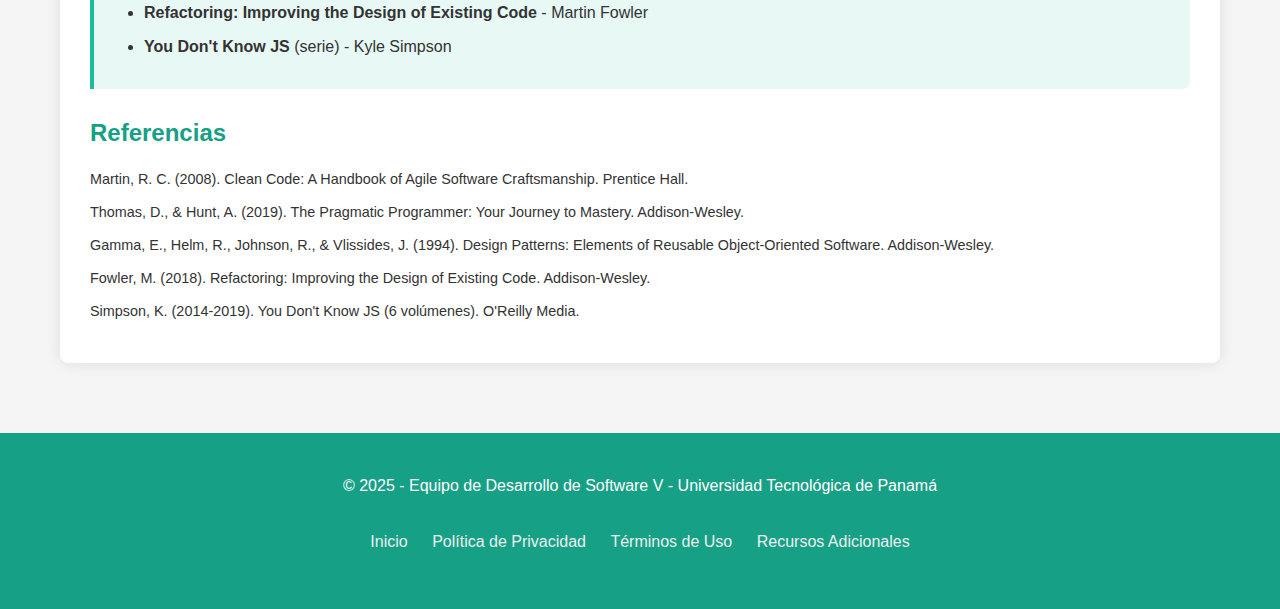
<file: recursos-adicionales.html>
<!DOCTYPE html>
<html lang="es">
<head>
    <meta charset="UTF-8">
    <meta name="viewport" content="width=device-width, initial-scale=1.0">
    <title>Recursos Adicionales - Manual de Buenas Prácticas</title>
    <style>
        /* Estilos generales */
        * {
            margin: 0;
            padding: 0;
            box-sizing: border-box;
            font-family: 'Segoe UI', Tahoma, Geneva, Verdana, sans-serif;
        }
        
        body {
            background-color: #f5f5f5;
            color: #333;
            line-height: 1.6;
        }
        
        .container {
            max-width: 1200px;
            margin: 0 auto;
            padding: 20px;
        }
        
        /* Encabezado */
        header {
            background: linear-gradient(135deg, #16a085 0%, #1abc9c 100%);
            color: white;
            padding: 20px 0;
            box-shadow: 0 4px 6px rgba(0, 0, 0, 0.1);
        }
        
        .header-content {
            display: flex;
            justify-content: space-between;
            align-items: center;
        }
        
        .logo {
            font-size: 24px;
            font-weight: bold;
        }
        
        /* Navegación */
        nav ul {
            display: flex;
            list-style: none;
            flex-wrap: wrap;
        }
        
        nav ul li {
            margin: 0 15px;
        }
        
        nav ul li a {
            color: white;
            text-decoration: none;
            font-weight: 500;
            transition: all 0.3s ease;
        }
        
        nav ul li a:hover {
            color: #f39c12;
        }
        
        /* Contenido principal */
        main {
            background: white;
            padding: 30px;
            margin: 20px 0;
            border-radius: 8px;
            box-shadow: 0 0 15px rgba(0, 0, 0, 0.1);
        }
        
        h1 {
            color: #16a085;
            margin-bottom: 20px;
            padding-bottom: 10px;
            border-bottom: 2px solid #1abc9c;
        }
        
        h2 {
            color: #16a085;
            margin: 25px 0 15px;
        }
        
        h3 {
            color: #1abc9c;
            margin: 20px 0 10px;
        }
        
        p {
            margin-bottom: 15px;
            text-align: justify;
        }
        
        /* Listas */
        ul, ol {
            margin: 15px 0;
            padding-left: 30px;
        }
        
        li {
            margin-bottom: 8px;
        }
        
        /* Citas y referencias */
        .quote {
            background: #f9f9f9;
            border-left: 4px solid #1abc9c;
            padding: 15px 20px;
            margin: 20px 0;
            font-style: italic;
        }
        
        .reference {
            padding-left: 30px;
            text-indent: -30px;
            margin-bottom: 10px;
            font-size: 0.9em;
        }
        
        /* Tarjetas de recursos */
        .resource-grid {
            display: grid;
            grid-template-columns: repeat(auto-fill, minmax(300px, 1fr));
            gap: 20px;
            margin: 20px 0;
        }
        
        .resource-card {
            background: #f8f9fa;
            border-radius: 8px;
            padding: 20px;
            box-shadow: 0 2px 4px rgba(0, 0, 0, 0.1);
            transition: transform 0.3s ease, box-shadow 0.3s ease;
        }
        
        .resource-card:hover {
            transform: translateY(-5px);
            box-shadow: 0 6px 12px rgba(0, 0, 0, 0.15);
        }
        
        .resource-card h3 {
            color: #16a085;
            margin-top: 0;
            border-bottom: 2px solid #1abc9c;
            padding-bottom: 10px;
        }
        
        .resource-card a {
            color: #2980b9;
            text-decoration: none;
            font-weight: 500;
        }
        
        .resource-card a:hover {
            text-decoration: underline;
        }
        
        .resource-card ul {
            padding-left: 20px;
        }
        
        .resource-card li {
            margin-bottom: 8px;
        }
        
        /* Categorías */
        .category {
            margin-bottom: 30px;
            padding-bottom: 20px;
            border-bottom: 1px solid #eee;
        }
        
        /* Figura */
        .figure {
            text-align: center;
            margin: 20px 0;
        }
        
        .figure img {
            max-width: 100%;
            border: 1px solid #ddd;
            border-radius: 4px;
            padding: 4px;
        }
        
        .caption {
            font-style: italic;
            margin-top: 8px;
            color: #666;
        }
        
        /* Tabla de comparación */
        table {
            width: 100%;
            border-collapse: collapse;
            margin: 20px 0;
        }
        
        th, td {
            border: 1px solid #ddd;
            padding: 12px;
            text-align: left;
        }
        
        th {
            background-color: #16a085;
            color: white;
        }
        
        tr:nth-child(even) {
            background-color: #f2f2f2;
        }
        
        /* Recomendaciones */
        .recommendation {
            background: #e8f8f5;
            border-left: 4px solid #1abc9c;
            padding: 15px 20px;
            margin: 20px 0;
            border-radius: 0 8px 8px 0;
        }
        
        /* Pie de página */
        footer {
            background: #16a085;
            color: white;
            text-align: center;
            padding: 20px 0;
            margin-top: 30px;
        }
        
        .footer-content {
            display: flex;
            flex-direction: column;
            align-items: center;
        }
        
        .footer-nav {
            margin: 15px 0;
        }
        
        .footer-nav a {
            color: #ecf0f1;
            margin: 0 10px;
            text-decoration: none;
        }
        
        .footer-nav a:hover {
            text-decoration: underline;
        }
        
        /* Responsive */
        @media (max-width: 768px) {
            .header-content {
                flex-direction: column;
                text-align: center;
            }
            
            nav ul {
                margin-top: 15px;
                justify-content: center;
            }
            
            nav ul li {
                margin: 5px 10px;
            }
            
            .resource-grid {
                grid-template-columns: 1fr;
            }
        }
    </style>
</head>
<body>
    <header>
        <div class="container header-content">
            <div class="logo">Manual de Buenas Prácticas</div>
            <nav>
                <ul>
                <li><a href="index.html">Inicio</a></li>
                <li><a href="controlVersiones.html">Control de Versiones</a></li>
                <li><a href="seccMetAgiles.html">Metodologías Ágiles</a></li>
                <li><a href="DocumentacionDeCodigo.html">Documentación de Código</a></li>
                <li><a href="BuenasPracticas.html">Buenas Practicas</a></li>
                <li><a href="Testing.html">Testing</a></li>
                <li><a href="TrabajoEnGrupo.html">Trabajo en Equipo</a></li>
                <li><a href="recursos-adicionales.html">Recursos Adicionales</a></li>
                </ul>
            </nav>
        </div>
    </header>

    <div class="container">
        <main>
            <h1>Recursos Adicionales: Enlaces Útiles y Herramientas</h1>
            
            <p>Esta sección recopila recursos adicionales para profundizar en los temas cubiertos en este manual. Incluye enlaces a documentación oficial, tutoriales, herramientas y comunidades relevantes para el desarrollo de software.</p>
            
            <div class="quote">
                "El conocimiento es poder. La información es liberadora. La educación es la premisa del progreso, en toda sociedad, en toda familia." - Kofi Annan
            </div>
            
            <div class="category">
                <h2>Control de Versiones</h2>
                
                <div class="resource-grid">
                    <div class="resource-card">
                        <h3>Documentación Oficial</h3>
                        <ul>
                            <li><a href="https://git-scm.com/doc" target="_blank">Git Documentation</a></li>
                            <li><a href="https://docs.github.com/" target="_blank">GitHub Docs</a></li>
                            <li><a href="https://docs.gitlab.com/" target="_blank">GitLab Documentation</a></li>
                            <li><a href="https://www.gitkraken.com/learn/git" target="_blank">GitKraken Learn Git</a></li>
                        </ul>
                    </div>
                    
                    <div class="resource-card">
                        <h3>Tutoriales y Cursos</h3>
                        <ul>
                            <li><a href="https://www.atlassian.com/git/tutorials" target="_blank">Atlassian Git Tutorials</a></li>
                            <li><a href="https://www.udemy.com/course/git-complete/" target="_blank">Git Complete: The definitive guide (Udemy)</a></li>
                            <li><a href="https://www.coursera.org/learn/version-control-with-git" target="_blank">Version Control with Git (Coursera)</a></li>
                            <li><a href="https://www.freecodecamp.org/news/learn-the-basics-of-git-in-under-10-minutes/" target="_blank">FreeCodeCamp Git Tutorial</a></li>
                        </ul>
                    </div>
                    
                    <div class="resource-card">
                        <h3>Herramientas</h3>
                        <ul>
                            <li><a href="https://www.gitkraken.com/" target="_blank">GitKraken</a> - Cliente visual de Git</li>
                            <li><a href="https://www.sourcetreeapp.com/" target="_blank">SourceTree</a> - Cliente gráfico de Git</li>
                            <li><a href="https://gitexplorer.com/" target="_blank">Git Explorer</a> - Encuentra comandos Git</li>
                            <li><a href="https://ohmyz.sh/" target="_blank">Oh My Zsh</a> - Mejora tu terminal con plugins Git</li>
                        </ul>
                    </div>
                </div>
            </div>
            
            <div class="category">
                <h2>Metodologías Ágiles</h2>
                
                <div class="resource-grid">
                    <div class="resource-card">
                        <h3>Scrum</h3>
                        <ul>
                            <li><a href="https://scrumguides.org/" target="_blank">The Scrum Guide</a></li>
                            <li><a href="https://www.scrum.org/resources" target="_blank">Scrum.org Resources</a></li>
                            <li><a href="https://www.mountaingoatsoftware.com/agile/scrum" target="_blank">Mountain Goat Software Scrum Resources</a></li>
                            <li><a href="https://www.agilealliance.org/agile101/" target="_blank">Agile 101</a></li>
                        </ul>
                    </div>
                    
                    <div class="resource-card">
                        <h3>Kanban</h3>
                        <ul>
                            <li><a href="https://kanbanize.com/kanban-resources" target="_blank">Kanbanize Resources</a></li>
                            <li><a href="https://www.atlassian.com/agile/kanban" target="_blank">Atlassian Kanban Guide</a></li>
                            <li><a href="https://www.lean Kanban.org/" target="_blank">Lean Kanban University</a></li>
                            <li><a href="https://www.digite.com/kanban/kanban-resources/" target="_blank">Digite Kanban Resources</a></li>
                        </ul>
                    </div>
                    
                    <div class="resource-card">
                        <h3>Herramientas Ágiles</h3>
                        <ul>
                            <li><a href="https://www.atlassian.com/software/jira" target="_blank">Jira</a> - Gestión de proyectos ágiles</li>
                            <li><a href="https://trello.com/" target="_blank">Trello</a> - Tableros Kanban simples</li>
                            <li><a href="https://azure.microsoft.com/services/devops/" target="_blank">Azure DevOps</a> - Suite de herramientas ágiles</li>
                            <li><a href="https://clickup.com/" target="_blank">ClickUp</a> - Gestión de proyectos todo-en-uno</li>
                        </ul>
                    </div>
                </div>
            </div>
            
            <div class="category">
                <h2>Documentación de Código</h2>
                
                <div class="resource-grid">
                    <div class="resource-card">
                        <h3>Guías y Estándares</h3>
                        <ul>
                            <li><a href="https://google.github.io/styleguide/" target="_blank">Google Style Guides</a></li>
                            <li><a href="https://github.com/airbnb/javascript" target="_blank">Airbnb JavaScript Style Guide</a></li>
                            <li><a href="https://www.php-fig.org/psr/" target="_blank">PHP-FIG Standards</a></li>
                            <li><a href="https://docs.microsoft.com/en-us/dotnet/csharp/programming-guide/" target="_blank">C# Programming Guide</a></li>
                        </ul>
                    </div>
                    
                    <div class="resource-card">
                        <h3>Herramientas de Documentación</h3>
                        <ul>
                            <li><a href="https://jsdoc.app/" target="_blank">JSDoc</a> - Generador de documentación JavaScript</li>
                            <li><a href="https://www.sphinx-doc.org/" target="_blank">Sphinx</a> - Generador de documentación Python</li>
                            <li><a href="https://swagger.io/" target="_blank">Swagger/OpenAPI</a> - Documentación de APIs</li>
                            <li><a href="https://docusaurus.io/" target="_blank">Docusaurus</a> - Generador de sitios de documentación</li>
                        </ul>
                    </div>
                    
                    <div class="resource-card">
                        <h3>Plataformas de Documentación</h3>
                        <ul>
                            <li><a href="https://readthedocs.org/" target="_blank">Read the Docs</a></li>
                            <li><a href="https://pages.github.com/" target="_blank">GitHub Pages</a></li>
                            <li><a href="https://www.gitbook.com/" target="_blank">GitBook</a></li>
                            <li><a href="https://notion.so/" target="_blank">Notion</a></li>
                        </ul>
                    </div>
                </div>
            </div>
            
            <div class="category">
                <h2>Testing y Calidad de Código</h2>
                
                <div class="resource-grid">
                    <div class="resource-card">
                        <h3>Frameworks de Testing</h3>
                        <ul>
                            <li><a href="https://jestjs.io/" target="_blank">Jest</a> - Framework de testing para JavaScript</li>
                            <li><a href="https://junit.org/junit5/" target="_blank">JUnit</a> - Framework de testing para Java</li>
                            <li><a href="https://pytest.org/" target="_blank">pytest</a> - Framework de testing para Python</li>
                            <li><a href="https://phpunit.de/" target="_blank">PHPUnit</a> - Framework de testing para PHP</li>
                        </ul>
                    </div>
                    
                    <div class="resource-card">
                        <h3>Herramientas de Calidad</h3>
                        <ul>
                            <li><a href="https://eslint.org/" target="_blank">ESLint</a> - Linter para JavaScript</li>
                            <li><a href="https://prettier.io/" target="_blank">Prettier</a> - Formateador de código</li>
                            <li><a href="https://sonarcloud.io/" target="_blank">SonarCloud</a> - Análisis de calidad de código</li>
                            <li><a href="https://codeclimate.com/" target="_blank">Code Climate</a> - Monitorización de calidad</li>
                        </ul>
                    </div>
                    
                    <div class="resource-card">
                        <h3>Recursos de Aprendizaje</h3>
                        <ul>
                            <li><a href="https://www.ministryoftesting.com/" target="_blank">Ministry of Testing</a></li>
                            <li><a href="https://www.softwaretestinghelp.com/" target="_blank">Software Testing Help</a></li>
                            <li><a href="https://www.guru99.com/software-testing.html" target="_blank">Guru99 Software Testing</a></li>
                            <li><a href="https://www.udemy.com/topic/software-testing/" target="_blank">Cursos de Testing en Udemy</a></li>
                        </ul>
                    </div>
                </div>
            </div>
            
            <div class="category">
                <h2>Trabajo en Equipo y Colaboración</h2>
                
                <div class="resource-grid">
                    <div class="resource-card">
                        <h3>Comunicación</h3>
                        <ul>
                            <li><a href="https://slack.com/" target="_blank">Slack</a> - Mensajería para equipos</li>
                            <li><a href="https://www.microsoft.com/microsoft-teams/" target="_blank">Microsoft Teams</a></li>
                            <li><a href="https://discord.com/" target="_blank">Discord</a> - Comunicación por voz y texto</li>
                            <li><a href="https://zoom.us/" target="_blank">Zoom</a> - Videoconferencias</li>
                        </ul>
                    </div>
                    
                    <div class="resource-card">
                        <h3>Gestión de Proyectos</h3>
                        <ul>
                            <li><a href="https://asana.com/" target="_blank">Asana</a> - Gestión de tareas y proyectos</li>
                            <li><a href="https://basecamp.com/" target="_blank">Basecamp</a> - Gestión de proyectos</li>
                            <li><a href="https://www.notion.so/" target="_blank">Notion</a> - Espacio de trabajo todo-en-uno</li>
                            <li><a href="https://miro.com/" target="_blank">Miro</a> - Pizarra colaborativa online</li>
                        </ul>
                    </div>
                    
                    <div class="resource-card">
                        <h3>Desarrollo Colaborativo</h3>
                        <ul>
                            <li><a href="https://code.visualstudio.com/remote" target="_blank">VS Code Remote Development</a></li>
                            <li><a href="https://repl.it/" target="_blank">Repl.it</a> - IDE colaborativo</li>
                            <li><a href="https://codesandbox.io/" target="_blank">CodeSandbox</a> - Entorno de desarrollo online</li>
                            <li><a href="https://stackblitz.com/" target="_blank">StackBlitz</a> - IDE online para web apps</li>
                        </ul>
                    </div>
                </div>
            </div>
            
            <div class="category">
                <h2>Comunidades y Foros</h2>
                
                <div class="resource-grid">
                    <div class="resource-card">
                        <h3>Plataformas de Preguntas y Respuestas</h3>
                        <ul>
                            <li><a href="https://stackoverflow.com/" target="_blank">Stack Overflow</a></li>
                            <li><a href="https://www.reddit.com/r/programming/" target="_blank">Reddit Programming</a></li>
                            <li><a href="https://dev.to/" target="_blank">DEV Community</a></li>
                            <li><a href="https://hashnode.com/" target="_blank">Hashnode</a></li>
                        </ul>
                    </div>
                    
                    <div class="resource-card">
                        <h3>Comunidades de Desarrollo</h3>
                        <ul>
                            <li><a href="https://github.com/" target="_blank">GitHub Community</a></li>
                            <li><a href="https://gitlab.com/" target="_blank">GitLab Community</a></li>
                            <li><a href="https://community.aws/" target="_blank">AWS Developer Community</a></li>
                            <li><a href="https://developers.google.com/community" target="_blank">Google Developer Community</a></li>
                        </ul>
                    </div>
                    
                    <div class="resource-card">
                        <h3>Meetups y Eventos</h3>
                        <ul>
                            <li><a href="https://www.meetup.com/" target="_blank">Meetup</a> - Grupos y eventos locales</li>
                            <li><a href="https://devpost.com/" target="_blank">Devpost</a> - Hackathons y competencias</li>
                            <li><a href="https://conferencehound.com/" target="_blank">Conference Hound</a> - Conferencias de tecnología</li>
                            <li><a href="https://www.eventbrite.com/d/online/technology-events/" target="_blank">Eventbrite Tech Events</a></li>
                        </ul>
                    </div>
                </div>
            </div>
            
            <div class="recommendation">
                <h3>📚 Recomendación de Libros</h3>
                <p>Para profundizar en los temas de desarrollo de software, recomendamos los siguientes libros:</p>
                <ul>
                    <li><strong>Clean Code: A Handbook of Agile Software Craftsmanship</strong> - Robert C. Martin</li>
                    <li><strong>The Pragmatic Programmer: Your Journey to Mastery</strong> - David Thomas, Andrew Hunt</li>
                    <li><strong>Design Patterns: Elements of Reusable Object-Oriented Software</strong> - Erich Gamma, Richard Helm, Ralph Johnson, John Vlissides</li>
                    <li><strong>Refactoring: Improving the Design of Existing Code</strong> - Martin Fowler</li>
                    <li><strong>You Don't Know JS</strong> (serie) - Kyle Simpson</li>
                </ul>
            </div>
            
            <h2>Referencias</h2>
            <div class="reference">Martin, R. C. (2008). Clean Code: A Handbook of Agile Software Craftsmanship. Prentice Hall.</div>
            <div class="reference">Thomas, D., & Hunt, A. (2019). The Pragmatic Programmer: Your Journey to Mastery. Addison-Wesley.</div>
            <div class="reference">Gamma, E., Helm, R., Johnson, R., & Vlissides, J. (1994). Design Patterns: Elements of Reusable Object-Oriented Software. Addison-Wesley.</div>
            <div class="reference">Fowler, M. (2018). Refactoring: Improving the Design of Existing Code. Addison-Wesley.</div>
            <div class="reference">Simpson, K. (2014-2019). You Don't Know JS (6 volúmenes). O'Reilly Media.</div>
        </main>
    </div>

    <footer>
        <div class="container footer-content">
            <p>© 2025 - Equipo de Desarrollo de Software V - Universidad Tecnológica de Panamá</p>
            <div class="footer-nav">
                <a href="index.html">Inicio</a>
                <a href="#">Política de Privacidad</a>
                <a href="#">Términos de Uso</a>
                <a href="recursos-adicionales.html">Recursos Adicionales</a>
            </div>
        </div>
    </footer>
</body>
</html>
</file>
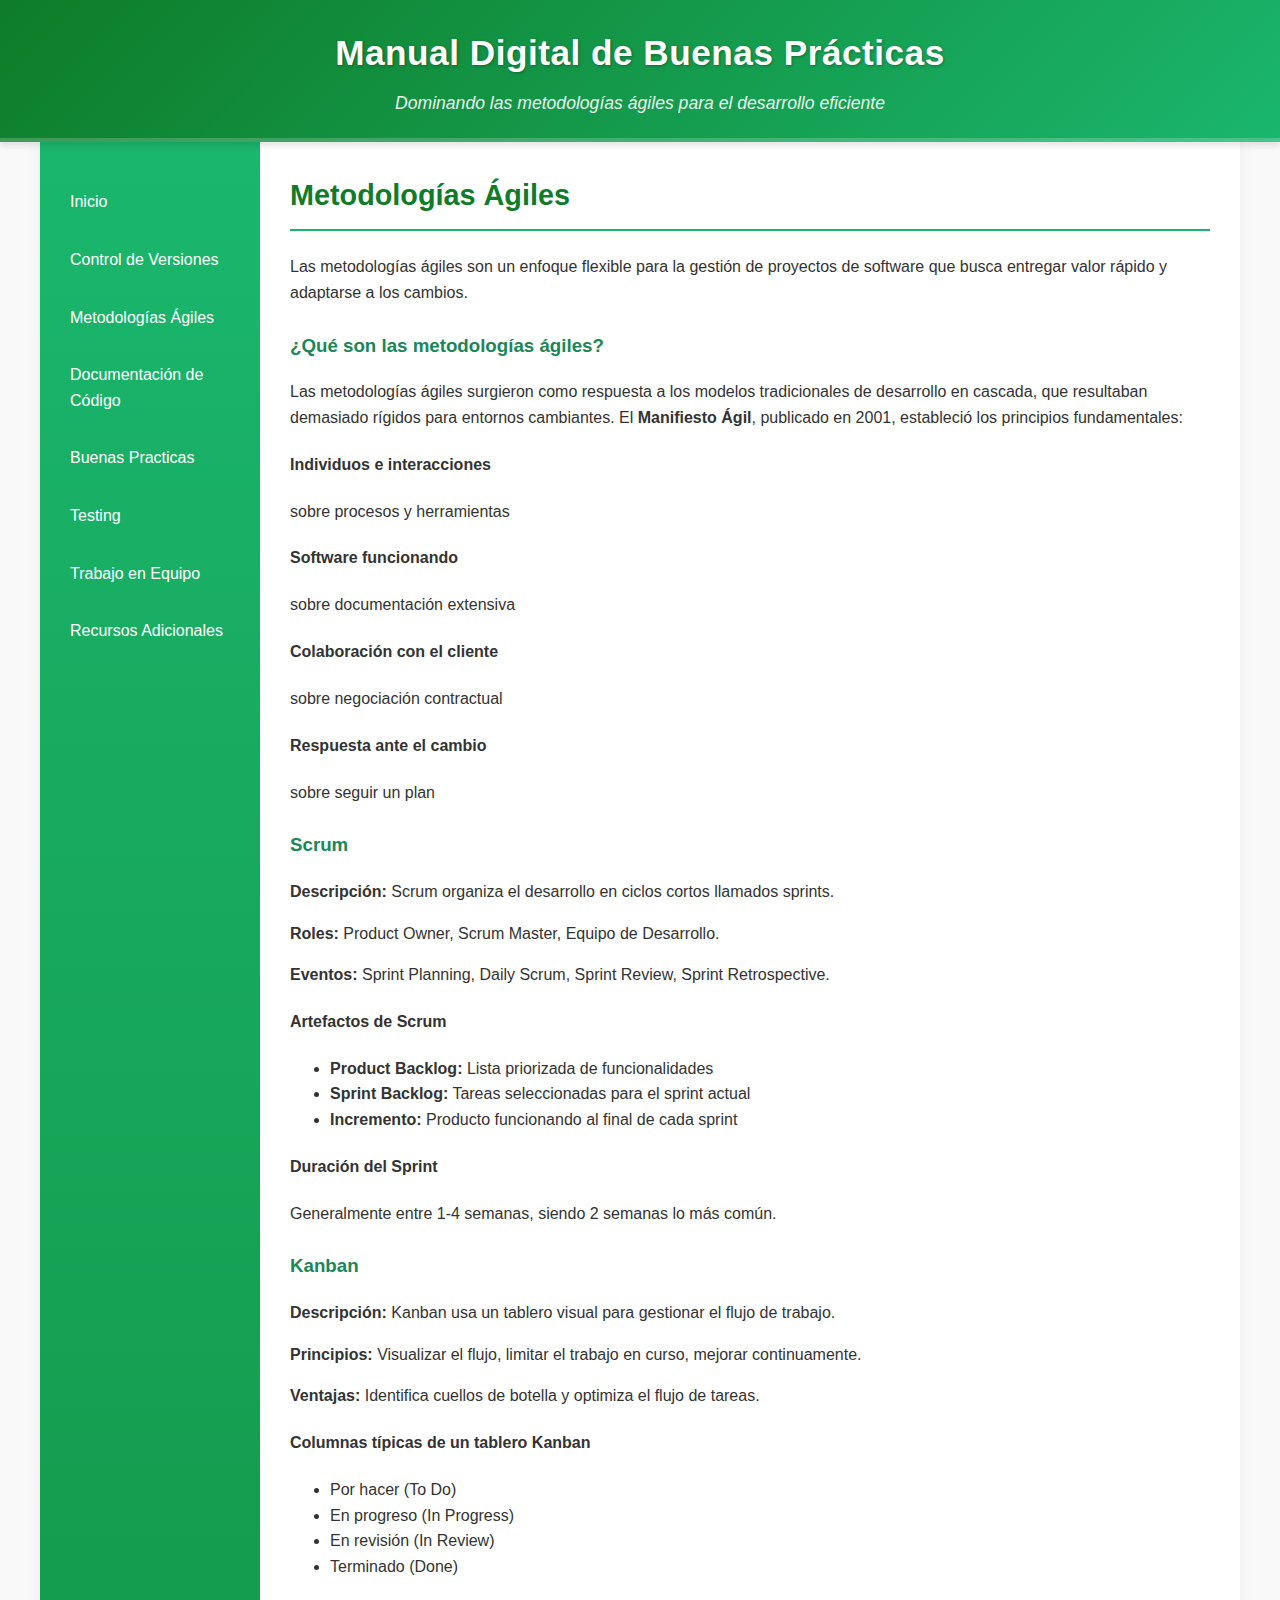
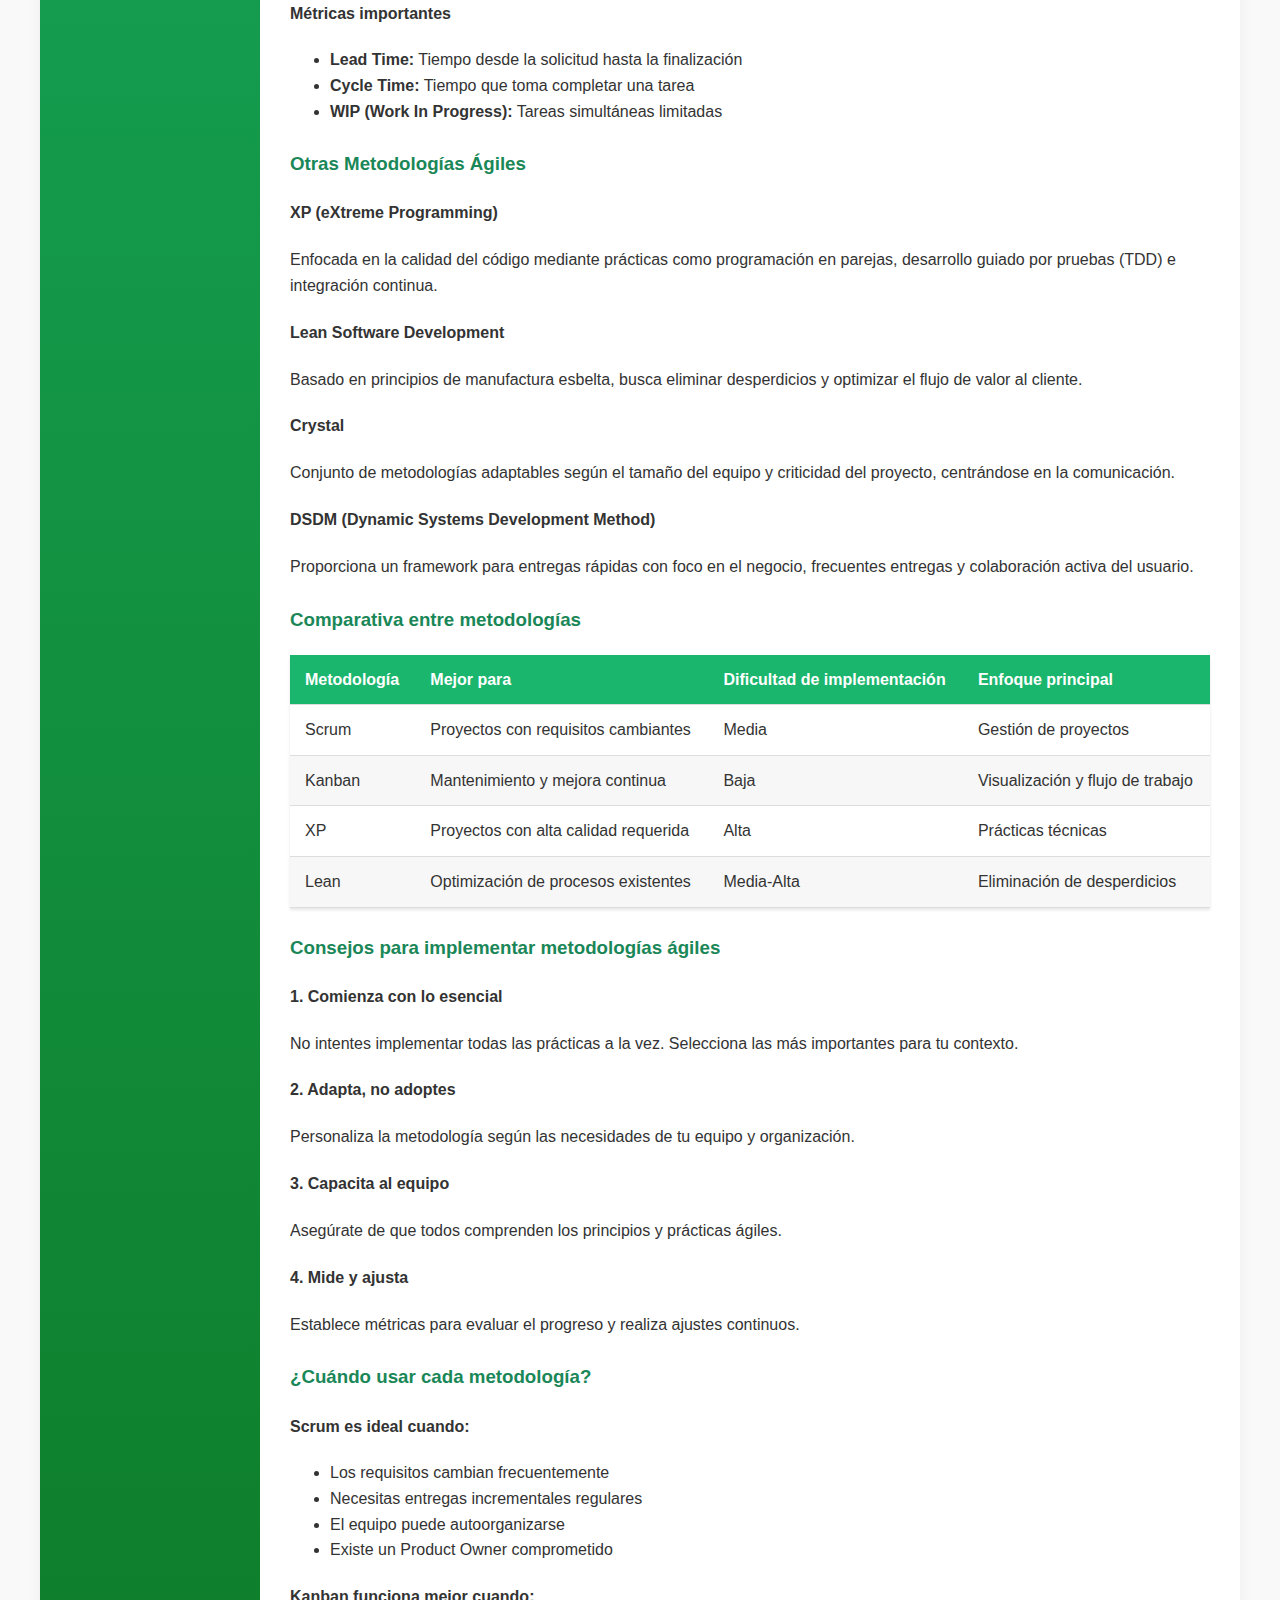
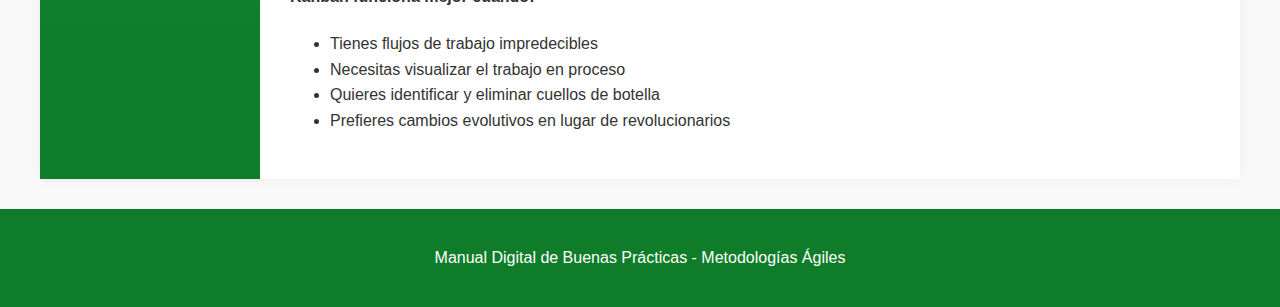
<file: seccMetAgiles.html>
<!DOCTYPE html>
<html lang="es">
<head>
    <meta charset="UTF-8">
    <meta name="viewport" content="width=device-width, initial-scale=1.0">
    <title>Metodologías Ágiles - Manual Digital</title>
    <link rel="stylesheet" href="css/style.css">
</head>
<body>
    <!-- Header -->
    <header>
        <h1>Manual Digital de Buenas Prácticas</h1>
        <p class="tagline">Dominando las metodologías ágiles para el desarrollo eficiente</p>
    </header>

    <div class="container">
        <!-- Barra lateral -->
        <nav class="sidebar">
            <ul>
                <li><a href="index.html">Inicio</a></li>
                <li><a href="controlVersiones.html">Control de Versiones</a></li>
                <li><a href="seccMetAgiles.html">Metodologías Ágiles</a></li>
                <li><a href="DocumentacionDeCodigo.html">Documentación de Código</a></li>
                <li><a href="BuenasPracticas.html">Buenas Practicas</a></li>
                <li><a href="Testing.html">Testing</a></li>
                <li><a href="TrabajoEnGrupo.html">Trabajo en Equipo</a></li>
                <li><a href="recursos-adicionales.html">Recursos Adicionales</a></li>
            </ul>
        </nav>

        <!-- Contenido principal -->
        <main class="content">
            <h2>Metodologías Ágiles</h2>
            <p>Las metodologías ágiles son un enfoque flexible para la gestión de proyectos de software que busca entregar valor rápido y adaptarse a los cambios.</p>

            <section class="intro-section">
                <h3>¿Qué son las metodologías ágiles?</h3>
                <p>Las metodologías ágiles surgieron como respuesta a los modelos tradicionales de desarrollo en cascada, que resultaban demasiado rígidos para entornos cambiantes. El <strong>Manifiesto Ágil</strong>, publicado en 2001, estableció los principios fundamentales:</p>
                
                <div class="manifesto-principles">
                    <div class="principle-card">
                        <h4>Individuos e interacciones</h4>
                        <p>sobre procesos y herramientas</p>
                    </div>
                    <div class="principle-card">
                        <h4>Software funcionando</h4>
                        <p>sobre documentación extensiva</p>
                    </div>
                    <div class="principle-card">
                        <h4>Colaboración con el cliente</h4>
                        <p>sobre negociación contractual</p>
                    </div>
                    <div class="principle-card">
                        <h4>Respuesta ante el cambio</h4>
                        <p>sobre seguir un plan</p>
                    </div>
                </div>
            </section>

            <div class="agile-container">
                <!-- Scrum -->
                <div class="agile-card">
                    <h3>Scrum</h3>
                    <p><strong>Descripción:</strong> Scrum organiza el desarrollo en ciclos cortos llamados sprints.</p>
                    <p><strong>Roles:</strong> Product Owner, Scrum Master, Equipo de Desarrollo.</p>
                    <p><strong>Eventos:</strong> Sprint Planning, Daily Scrum, Sprint Review, Sprint Retrospective.</p>
                    
                    <div class="additional-info">
                        <h4>Artefactos de Scrum</h4>
                        <ul>
                            <li><strong>Product Backlog:</strong> Lista priorizada de funcionalidades</li>
                            <li><strong>Sprint Backlog:</strong> Tareas seleccionadas para el sprint actual</li>
                            <li><strong>Incremento:</strong> Producto funcionando al final de cada sprint</li>
                        </ul>
                        
                        <h4>Duración del Sprint</h4>
                        <p>Generalmente entre 1-4 semanas, siendo 2 semanas lo más común.</p>
                    </div>
                </div>

                <!-- Kanban -->
                <div class="agile-card">
                    <h3>Kanban</h3>
                    <p><strong>Descripción:</strong> Kanban usa un tablero visual para gestionar el flujo de trabajo.</p>
                    <p><strong>Principios:</strong> Visualizar el flujo, limitar el trabajo en curso, mejorar continuamente.</p>
                    <p><strong>Ventajas:</strong> Identifica cuellos de botella y optimiza el flujo de tareas.</p>
                    
                    <div class="additional-info">
                        <h4>Columnas típicas de un tablero Kanban</h4>
                        <ul>
                            <li>Por hacer (To Do)</li>
                            <li>En progreso (In Progress)</li>
                            <li>En revisión (In Review)</li>
                            <li>Terminado (Done)</li>
                        </ul>
                        
                        <h4>Métricas importantes</h4>
                        <ul>
                            <li><strong>Lead Time:</strong> Tiempo desde la solicitud hasta la finalización</li>
                            <li><strong>Cycle Time:</strong> Tiempo que toma completar una tarea</li>
                            <li><strong>WIP (Work In Progress):</strong> Tareas simultáneas limitadas</li>
                        </ul>
                    </div>
                </div>
            </div>

            <!-- Otras metodologías -->
            <section class="other-methodologies">
                <h3>Otras Metodologías Ágiles</h3>
                
                <div class="methodology-grid">
                    <div class="methodology-item">
                        <h4>XP (eXtreme Programming)</h4>
                        <p>Enfocada en la calidad del código mediante prácticas como programación en parejas, desarrollo guiado por pruebas (TDD) e integración continua.</p>
                    </div>
                    
                    <div class="methodology-item">
                        <h4>Lean Software Development</h4>
                        <p>Basado en principios de manufactura esbelta, busca eliminar desperdicios y optimizar el flujo de valor al cliente.</p>
                    </div>
                    
                    <div class="methodology-item">
                        <h4>Crystal</h4>
                        <p>Conjunto de metodologías adaptables según el tamaño del equipo y criticidad del proyecto, centrándose en la comunicación.</p>
                    </div>
                    
                    <div class="methodology-item">
                        <h4>DSDM (Dynamic Systems Development Method)</h4>
                        <p>Proporciona un framework para entregas rápidas con foco en el negocio, frecuentes entregas y colaboración activa del usuario.</p>
                    </div>
                </div>
            </section>

            <!-- Comparativa -->
            <section class="comparison">
                <h3>Comparativa entre metodologías</h3>
                
                <div class="comparison-table">
                    <table>
                        <thead>
                            <tr>
                                <th>Metodología</th>
                                <th>Mejor para</th>
                                <th>Dificultad de implementación</th>
                                <th>Enfoque principal</th>
                            </tr>
                        </thead>
                        <tbody>
                            <tr>
                                <td>Scrum</td>
                                <td>Proyectos con requisitos cambiantes</td>
                                <td>Media</td>
                                <td>Gestión de proyectos</td>
                            </tr>
                            <tr>
                                <td>Kanban</td>
                                <td>Mantenimiento y mejora continua</td>
                                <td>Baja</td>
                                <td>Visualización y flujo de trabajo</td>
                            </tr>
                            <tr>
                                <td>XP</td>
                                <td>Proyectos con alta calidad requerida</td>
                                <td>Alta</td>
                                <td>Prácticas técnicas</td>
                            </tr>
                            <tr>
                                <td>Lean</td>
                                <td>Optimización de procesos existentes</td>
                                <td>Media-Alta</td>
                                <td>Eliminación de desperdicios</td>
                            </tr>
                        </tbody>
                    </table>
                </div>
            </section>

            <!-- Consejos de implementación -->
            <section class="implementation-tips">
                <h3>Consejos para implementar metodologías ágiles</h3>
                
                <div class="tips-container">
                    <div class="tip">
                        <h4>1. Comienza con lo esencial</h4>
                        <p>No intentes implementar todas las prácticas a la vez. Selecciona las más importantes para tu contexto.</p>
                    </div>
                    
                    <div class="tip">
                        <h4>2. Adapta, no adoptes</h4>
                        <p>Personaliza la metodología según las necesidades de tu equipo y organización.</p>
                    </div>
                    
                    <div class="tip">
                        <h4>3. Capacita al equipo</h4>
                        <p>Asegúrate de que todos comprenden los principios y prácticas ágiles.</p>
                    </div>
                    
                    <div class="tip">
                        <h4>4. Mide y ajusta</h4>
                        <p>Establece métricas para evaluar el progreso y realiza ajustes continuos.</p>
                    </div>
                </div>
            </section>

            <!-- Casos de uso -->
            <section class="use-cases">
                <h3>¿Cuándo usar cada metodología?</h3>
                
                <div class="use-case">
                    <h4>Scrum es ideal cuando:</h4>
                    <ul>
                        <li>Los requisitos cambian frecuentemente</li>
                        <li>Necesitas entregas incrementales regulares</li>
                        <li>El equipo puede autoorganizarse</li>
                        <li>Existe un Product Owner comprometido</li>
                    </ul>
                </div>
                
                <div class="use-case">
                    <h4>Kanban funciona mejor cuando:</h4>
                    <ul>
                        <li>Tienes flujos de trabajo impredecibles</li>
                        <li>Necesitas visualizar el trabajo en proceso</li>
                        <li>Quieres identificar y eliminar cuellos de botella</li>
                        <li>Prefieres cambios evolutivos en lugar de revolucionarios</li>
                    </ul>
                </div>
            </section>
        </main>
    </div>

    <footer>
        <p>Manual Digital de Buenas Prácticas - Metodologías Ágiles</p>
    </footer>
</body>
</html>
</file>
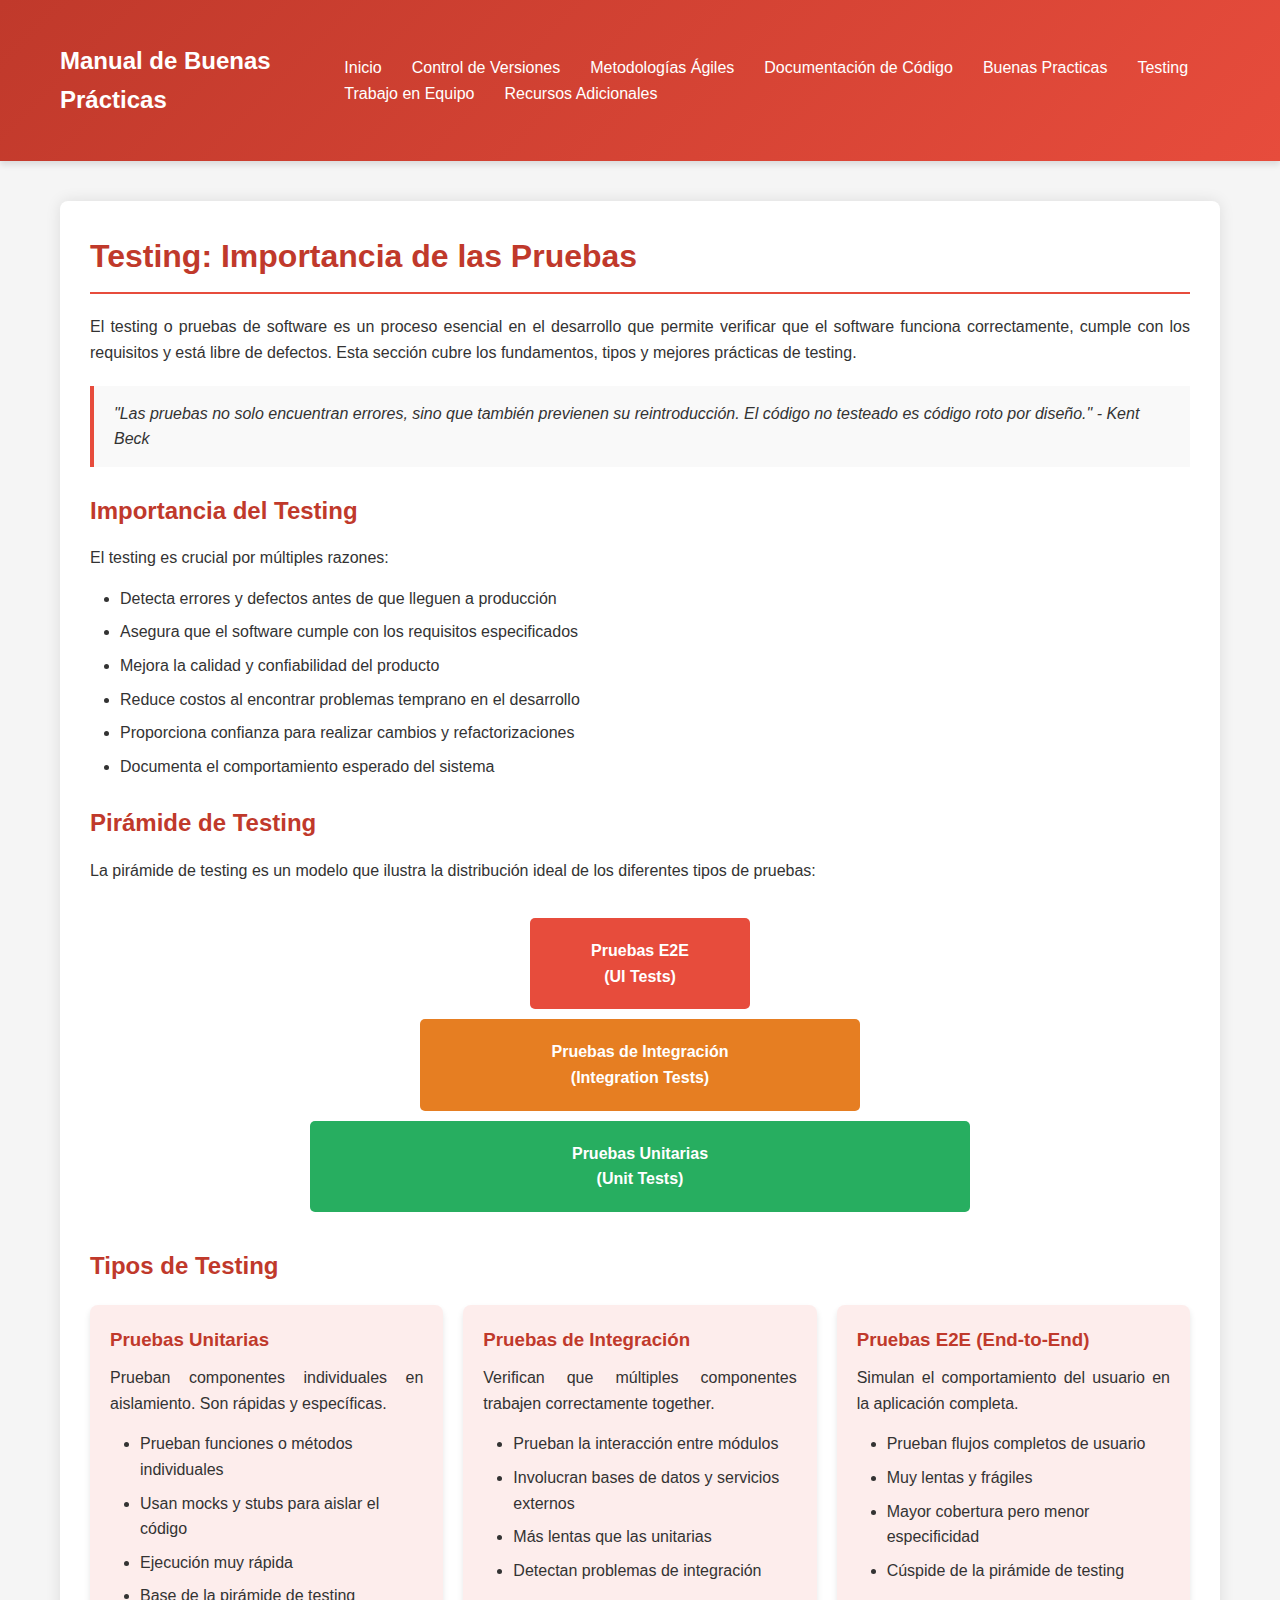
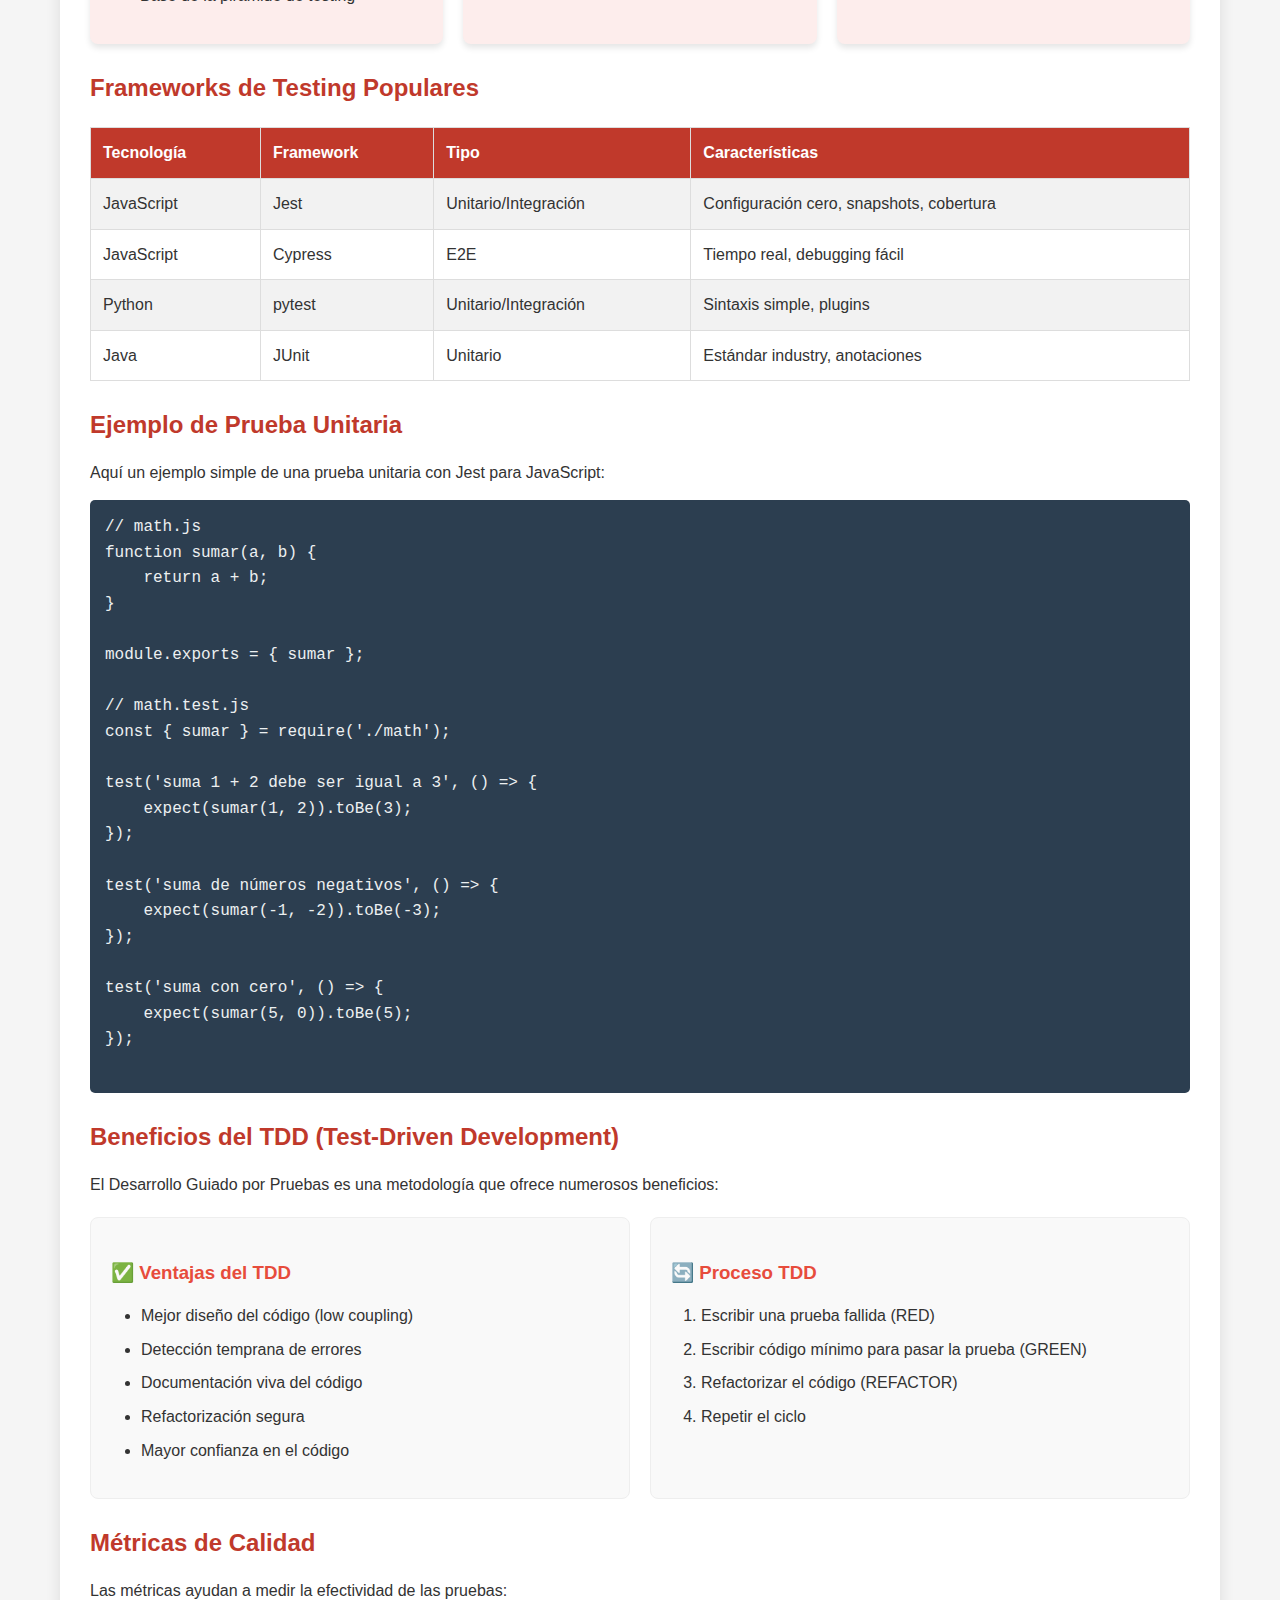
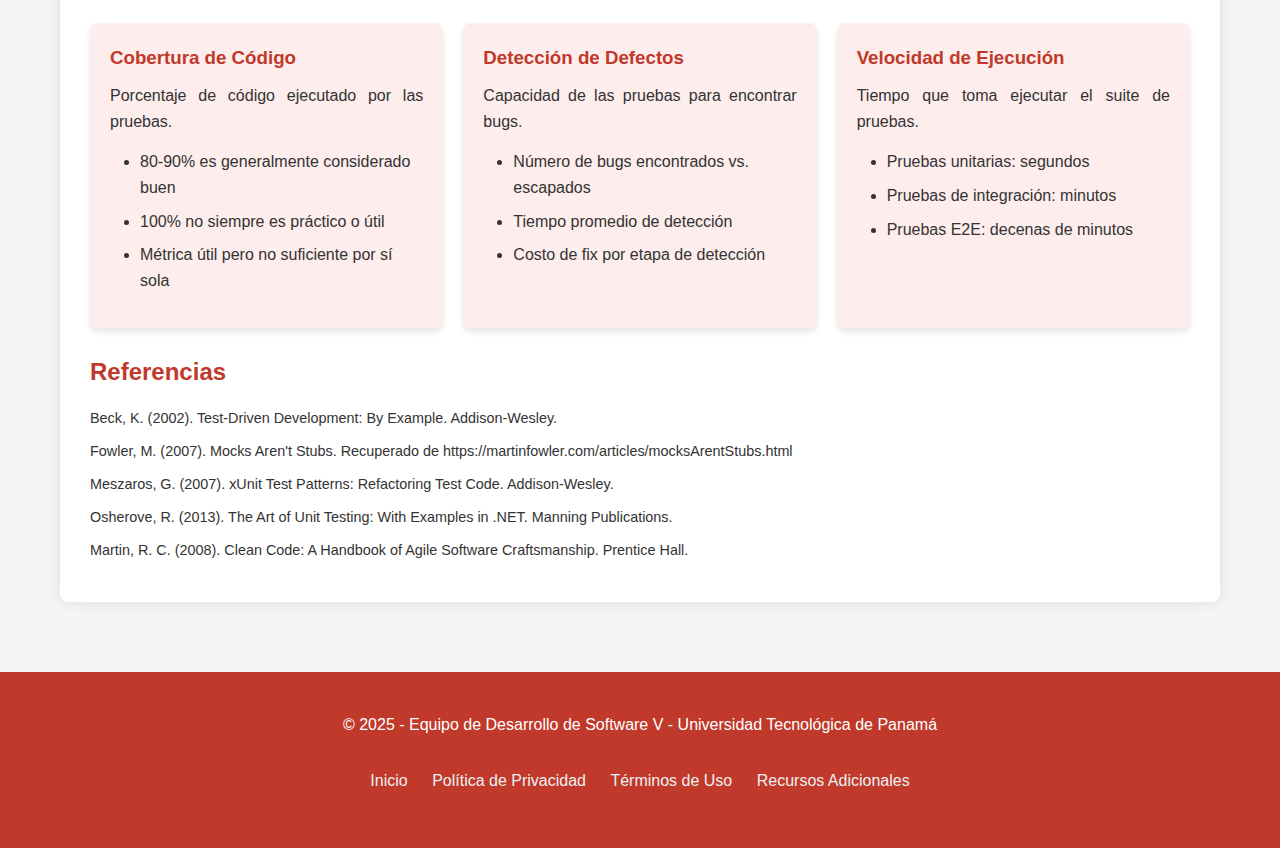
<file: Testing.html>
<!DOCTYPE html>
<html lang="es">
<head>
    <meta charset="UTF-8">
    <meta name="viewport" content="width=device-width, initial-scale=1.0">
    <title>Testing - Manual de Buenas Prácticas</title>
    <style>
        /* Estilos generales */
        * {
            margin: 0;
            padding: 0;
            box-sizing: border-box;
            font-family: 'Segoe UI', Tahoma, Geneva, Verdana, sans-serif;
        }
        
        body {
            background-color: #f5f5f5;
            color: #333;
            line-height: 1.6;
        }
        
        .container {
            max-width: 1200px;
            margin: 0 auto;
            padding: 20px;
        }
        
        /* Encabezado */
        header {
            background: linear-gradient(135deg, #c0392b 0%, #e74c3c 100%);
            color: white;
            padding: 20px 0;
            box-shadow: 0 4px 6px rgba(0, 0, 0, 0.1);
        }
        
        .header-content {
            display: flex;
            justify-content: space-between;
            align-items: center;
        }
        
        .logo {
            font-size: 24px;
            font-weight: bold;
        }
        
        /* Navegación */
        nav ul {
            display: flex;
            list-style: none;
            flex-wrap: wrap;
        }
        
        nav ul li {
            margin: 0 15px;
        }
        
        nav ul li a {
            color: white;
            text-decoration: none;
            font-weight: 500;
            transition: all 0.3s ease;
        }
        
        nav ul li a:hover {
            color: #f39c12;
        }
        
        /* Contenido principal */
        main {
            background: white;
            padding: 30px;
            margin: 20px 0;
            border-radius: 8px;
            box-shadow: 0 0 15px rgba(0, 0, 0, 0.1);
        }
        
        h1 {
            color: #c0392b;
            margin-bottom: 20px;
            padding-bottom: 10px;
            border-bottom: 2px solid #e74c3c;
        }
        
        h2 {
            color: #c0392b;
            margin: 25px 0 15px;
        }
        
        h3 {
            color: #e74c3c;
            margin: 20px 0 10px;
        }
        
        p {
            margin-bottom: 15px;
            text-align: justify;
        }
        
        /* Listas */
        ul, ol {
            margin: 15px 0;
            padding-left: 30px;
        }
        
        li {
            margin-bottom: 8px;
        }
        
        /* Citas y referencias */
        .quote {
            background: #f9f9f9;
            border-left: 4px solid #e74c3c;
            padding: 15px 20px;
            margin: 20px 0;
            font-style: italic;
        }
        
        .reference {
            padding-left: 30px;
            text-indent: -30px;
            margin-bottom: 10px;
            font-size: 0.9em;
        }
        
        /* Tablas */
        table {
            width: 100%;
            border-collapse: collapse;
            margin: 20px 0;
        }
        
        th, td {
            border: 1px solid #ddd;
            padding: 12px;
            text-align: left;
        }
        
        th {
            background-color: #c0392b;
            color: white;
        }
        
        tr:nth-child(even) {
            background-color: #f2f2f2;
        }
        
        /* Tarjetas de información */
        .card-container {
            display: flex;
            flex-wrap: wrap;
            gap: 20px;
            margin: 20px 0;
        }
        
        .card {
            flex: 1 1 300px;
            background: #fdedec;
            border-radius: 8px;
            padding: 20px;
            box-shadow: 0 4px 6px rgba(0, 0, 0, 0.1);
        }
        
        .card h3 {
            color: #c0392b;
            margin-top: 0;
        }
        
        /* Código */
        pre {
            background: #2c3e50;
            color: #ecf0f1;
            padding: 15px;
            border-radius: 5px;
            overflow-x: auto;
            margin: 15px 0;
            font-family: 'Courier New', monospace;
        }
        
        code {
            font-family: 'Courier New', monospace;
        }
        
        /* Figura */
        .figure {
            text-align: center;
            margin: 20px 0;
        }
        
        .figure img {
            max-width: 100%;
            border: 1px solid #ddd;
            border-radius: 4px;
            padding: 4px;
        }
        
        .caption {
            font-style: italic;
            margin-top: 8px;
            color: #666;
        }
        
        /* Comparación */
        .comparison {
            display: flex;
            flex-wrap: wrap;
            gap: 20px;
            margin: 20px 0;
        }
        
        .comparison-item {
            flex: 1 1 45%;
            background: #f9f9f9;
            padding: 20px;
            border-radius: 8px;
            border: 1px solid #eee;
        }
        
        /* Buenas vs Malas prácticas */
        .good-practice {
            border-left: 4px solid #27ae60;
            padding-left: 15px;
            margin: 15px 0;
        }
        
        .bad-practice {
            border-left: 4px solid #7f8c8d;
            padding-left: 15px;
            margin: 15px 0;
        }
        
        /* Pirámide de testing */
        .testing-pyramid {
            display: flex;
            flex-direction: column;
            align-items: center;
            margin: 30px 0;
        }
        
        .pyramid-level {
            width: 80%;
            padding: 20px;
            margin: 5px 0;
            text-align: center;
            border-radius: 5px;
            color: white;
            font-weight: bold;
        }
        
        /* Pie de página */
        footer {
            background: #c0392b;
            color: white;
            text-align: center;
            padding: 20px 0;
            margin-top: 30px;
        }
        
        .footer-content {
            display: flex;
            flex-direction: column;
            align-items: center;
        }
        
        .footer-nav {
            margin: 15px 0;
        }
        
        .footer-nav a {
            color: #ecf0f1;
            margin: 0 10px;
            text-decoration: none;
        }
        
        .footer-nav a:hover {
            text-decoration: underline;
        }
        
        /* Responsive */
        @media (max-width: 768px) {
            .header-content {
                flex-direction: column;
                text-align: center;
            }
            
            nav ul {
                margin-top: 15px;
                justify-content: center;
            }
            
            nav ul li {
                margin: 5px 10px;
            }
            
            .comparison {
                flex-direction: column;
            }
        }
    </style>
</head>
<body>
    <header>
        <div class="container header-content">
            <div class="logo">Manual de Buenas Prácticas</div>
            <nav>
                <ul>
                <li><a href="index.html">Inicio</a></li>
                <li><a href="controlVersiones.html">Control de Versiones</a></li>
                <li><a href="seccMetAgiles.html">Metodologías Ágiles</a></li>
                <li><a href="DocumentacionDeCodigo.html">Documentación de Código</a></li>
                <li><a href="BuenasPracticas.html">Buenas Practicas</a></li>
                <li><a href="Testing.html">Testing</a></li>
                <li><a href="TrabajoEnGrupo.html">Trabajo en Equipo</a></li>
                <li><a href="recursos-adicionales.html">Recursos Adicionales</a></li>
                </ul>
            </nav>
        </div>
    </header>

    <div class="container">
        <main>
            <h1>Testing: Importancia de las Pruebas</h1>
            
            <p>El testing o pruebas de software es un proceso esencial en el desarrollo que permite verificar que el software funciona correctamente, cumple con los requisitos y está libre de defectos. Esta sección cubre los fundamentos, tipos y mejores prácticas de testing.</p>
            
            <div class="quote">
                "Las pruebas no solo encuentran errores, sino que también previenen su reintroducción. El código no testeado es código roto por diseño." - Kent Beck
            </div>
            
            <h2>Importancia del Testing</h2>
            <p>El testing es crucial por múltiples razones:</p>
            <ul>
                <li>Detecta errores y defectos antes de que lleguen a producción</li>
                <li>Asegura que el software cumple con los requisitos especificados</li>
                <li>Mejora la calidad y confiabilidad del producto</li>
                <li>Reduce costos al encontrar problemas temprano en el desarrollo</li>
                <li>Proporciona confianza para realizar cambios y refactorizaciones</li>
                <li>Documenta el comportamiento esperado del sistema</li>
            </ul>
            
            <h2>Pirámide de Testing</h2>
            <p>La pirámide de testing es un modelo que ilustra la distribución ideal de los diferentes tipos de pruebas:</p>
            
            <div class="testing-pyramid">
                <div class="pyramid-level" style="background: #e74c3c; width: 20%;">Pruebas E2E<br>(UI Tests)</div>
                <div class="pyramid-level" style="background: #e67e22; width: 40%;">Pruebas de Integración<br>(Integration Tests)</div>
                <div class="pyramid-level" style="background: #27ae60; width: 60%;">Pruebas Unitarias<br>(Unit Tests)</div>
            </div>
            
            <h2>Tipos de Testing</h2>
            
            <div class="card-container">
                <div class="card">
                    <h3>Pruebas Unitarias</h3>
                    <p>Prueban componentes individuales en aislamiento. Son rápidas y específicas.</p>
                    <ul>
                        <li>Prueban funciones o métodos individuales</li>
                        <li>Usan mocks y stubs para aislar el código</li>
                        <li>Ejecución muy rápida</li>
                        <li>Base de la pirámide de testing</li>
                    </ul>
                </div>
                
                <div class="card">
                    <h3>Pruebas de Integración</h3>
                    <p>Verifican que múltiples componentes trabajen correctamente together.</p>
                    <ul>
                        <li>Prueban la interacción entre módulos</li>
                        <li>Involucran bases de datos y servicios externos</li>
                        <li>Más lentas que las unitarias</li>
                        <li>Detectan problemas de integración</li>
                    </ul>
                </div>
                
                <div class="card">
                    <h3>Pruebas E2E (End-to-End)</h3>
                    <p>Simulan el comportamiento del usuario en la aplicación completa.</p>
                    <ul>
                        <li>Prueban flujos completos de usuario</li>
                        <li>Muy lentas y frágiles</li>
                        <li>Mayor cobertura pero menor especificidad</li>
                        <li>Cúspide de la pirámide de testing</li>
                    </ul>
                </div>
            </div>
            
            <h2>Frameworks de Testing Populares</h2>
            <table>
                <tr>
                    <th>Tecnología</th>
                    <th>Framework</th>
                    <th>Tipo</th>
                    <th>Características</th>
                </tr>
                <tr>
                    <td>JavaScript</td>
                    <td>Jest</td>
                    <td>Unitario/Integración</td>
                    <td>Configuración cero, snapshots, cobertura</td>
                </tr>
                <tr>
                    <td>JavaScript</td>
                    <td>Cypress</td>
                    <td>E2E</td>
                    <td>Tiempo real, debugging fácil</td>
                </tr>
                <tr>
                    <td>Python</td>
                    <td>pytest</td>
                    <td>Unitario/Integración</td>
                    <td>Sintaxis simple, plugins</td>
                </tr>
                <tr>
                    <td>Java</td>
                    <td>JUnit</td>
                    <td>Unitario</td>
                    <td>Estándar industry, anotaciones</td>
                </tr>
            </table>
            
            <h2>Ejemplo de Prueba Unitaria</h2>
            <p>Aquí un ejemplo simple de una prueba unitaria con Jest para JavaScript:</p>
            
            <pre>
// math.js
function sumar(a, b) {
    return a + b;
}

module.exports = { sumar };

// math.test.js
const { sumar } = require('./math');

test('suma 1 + 2 debe ser igual a 3', () => {
    expect(sumar(1, 2)).toBe(3);
});

test('suma de números negativos', () => {
    expect(sumar(-1, -2)).toBe(-3);
});

test('suma con cero', () => {
    expect(sumar(5, 0)).toBe(5);
});
            </pre>
            
            <h2>Beneficios del TDD (Test-Driven Development)</h2>
            <p>El Desarrollo Guiado por Pruebas es una metodología que ofrece numerosos beneficios:</p>
            
            <div class="comparison">
                <div class="comparison-item">
                    <h3>✅ Ventajas del TDD</h3>
                    <ul>
                        <li>Mejor diseño del código (low coupling)</li>
                        <li>Detección temprana de errores</li>
                        <li>Documentación viva del código</li>
                        <li>Refactorización segura</li>
                        <li>Mayor confianza en el código</li>
                    </ul>
                </div>
                <div class="comparison-item">
                    <h3>🔄 Proceso TDD</h3>
                    <ol>
                        <li>Escribir una prueba fallida (RED)</li>
                        <li>Escribir código mínimo para pasar la prueba (GREEN)</li>
                        <li>Refactorizar el código (REFACTOR)</li>
                        <li>Repetir el ciclo</li>
                    </ol>
                </div>
            </div>
            
            <h2>Métricas de Calidad</h2>
            <p>Las métricas ayudan a medir la efectividad de las pruebas:</p>
            
            <div class="card-container">
                <div class="card">
                    <h3>Cobertura de Código</h3>
                    <p>Porcentaje de código ejecutado por las pruebas.</p>
                    <ul>
                        <li>80-90% es generalmente considerado buen</li>
                        <li>100% no siempre es práctico o útil</li>
                        <li>Métrica útil pero no suficiente por sí sola</li>
                    </ul>
                </div>
                
                <div class="card">
                    <h3>Detección de Defectos</h3>
                    <p>Capacidad de las pruebas para encontrar bugs.</p>
                    <ul>
                        <li>Número de bugs encontrados vs. escapados</li>
                        <li>Tiempo promedio de detección</li>
                        <li>Costo de fix por etapa de detección</li>
                    </ul>
                </div>
                
                <div class="card">
                    <h3>Velocidad de Ejecución</h3>
                    <p>Tiempo que toma ejecutar el suite de pruebas.</p>
                    <ul>
                        <li>Pruebas unitarias: segundos</li>
                        <li>Pruebas de integración: minutos</li>
                        <li>Pruebas E2E: decenas de minutos</li>
                    </ul>
                </div>
            </div>
            
            <h2>Referencias</h2>
            <div class="reference">Beck, K. (2002). Test-Driven Development: By Example. Addison-Wesley.</div>
            <div class="reference">Fowler, M. (2007). Mocks Aren't Stubs. Recuperado de https://martinfowler.com/articles/mocksArentStubs.html</div>
            <div class="reference">Meszaros, G. (2007). xUnit Test Patterns: Refactoring Test Code. Addison-Wesley.</div>
            <div class="reference">Osherove, R. (2013). The Art of Unit Testing: With Examples in .NET. Manning Publications.</div>
            <div class="reference">Martin, R. C. (2008). Clean Code: A Handbook of Agile Software Craftsmanship. Prentice Hall.</div>
        </main>
    </div>

    <footer>
        <div class="container footer-content">
            <p>© 2025 - Equipo de Desarrollo de Software V - Universidad Tecnológica de Panamá</p>
            <div class="footer-nav">
                <a href="index.html">Inicio</a>
                <a href="#">Política de Privacidad</a>
                <a href="#">Términos de Uso</a>
                <a href="recursos-adicionales.html">Recursos Adicionales</a>
            </div>
        </div>
    </footer>
</body>
</html>
</file>
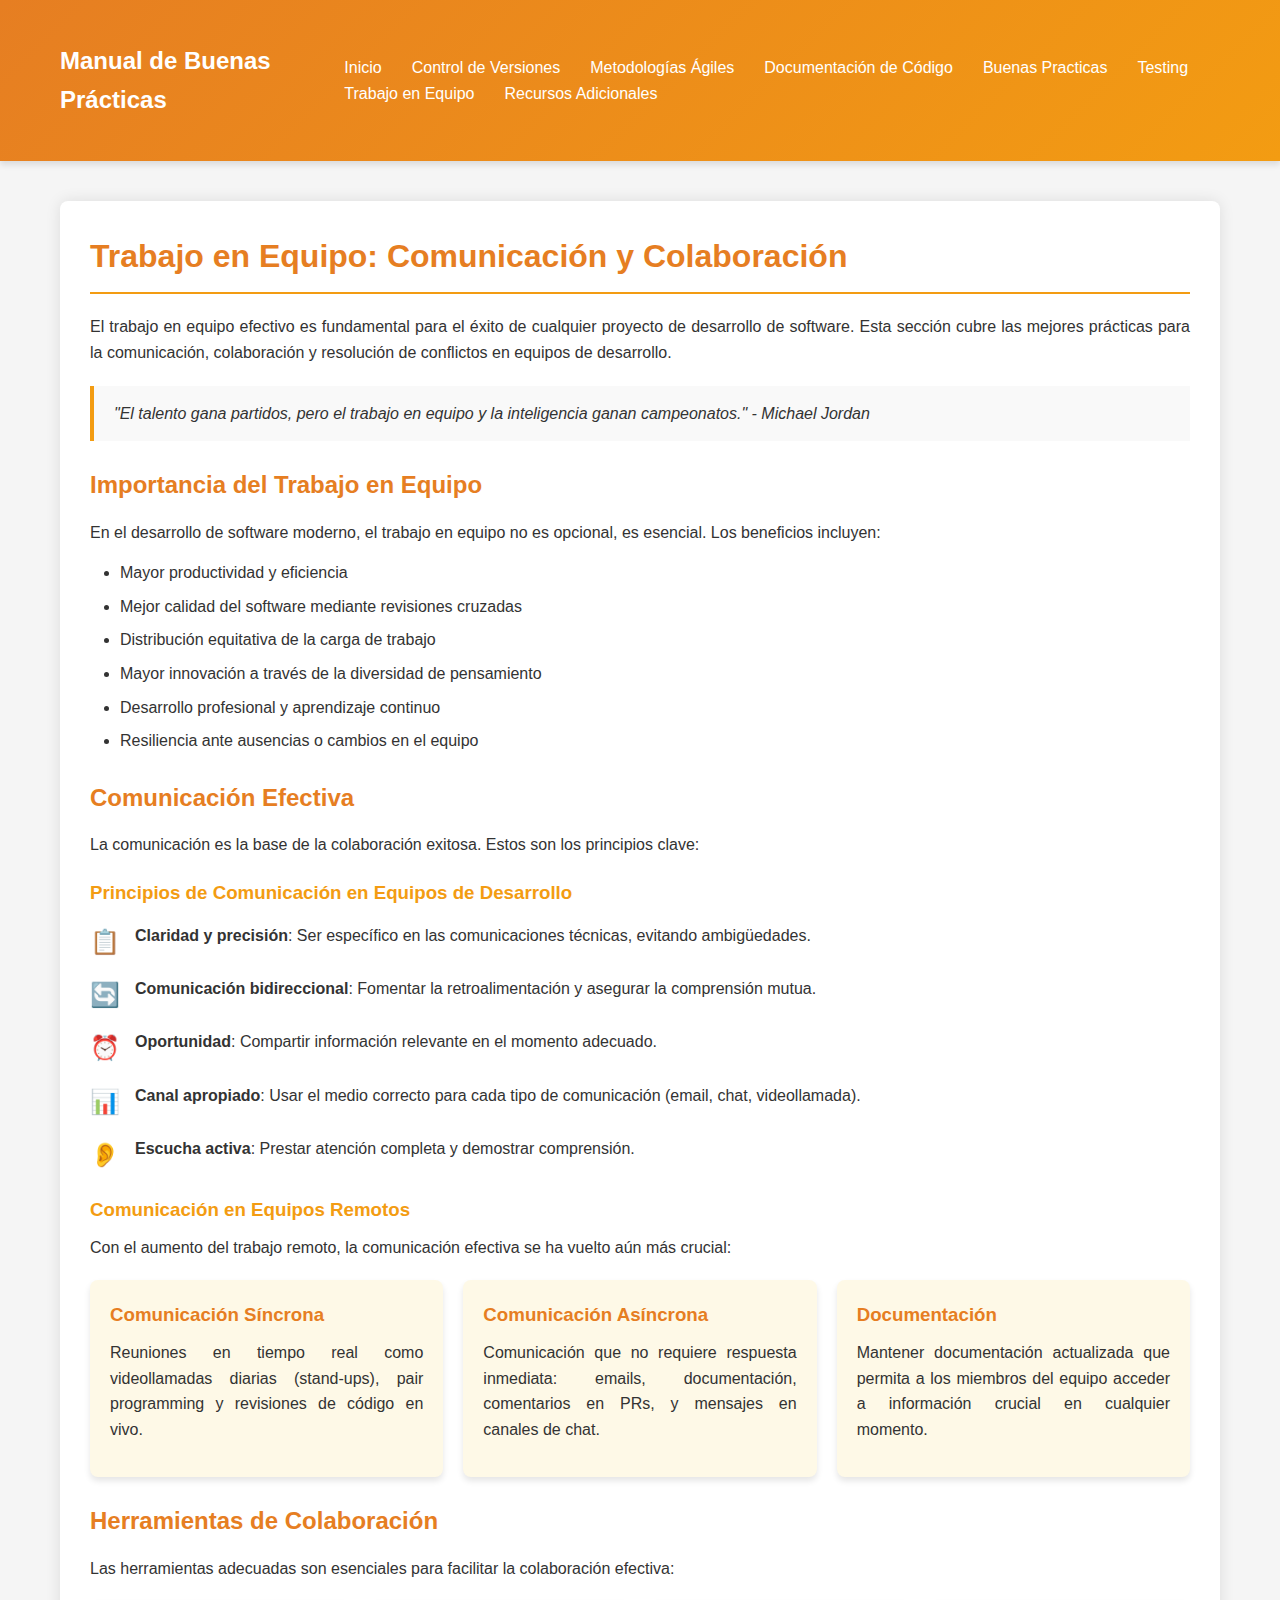
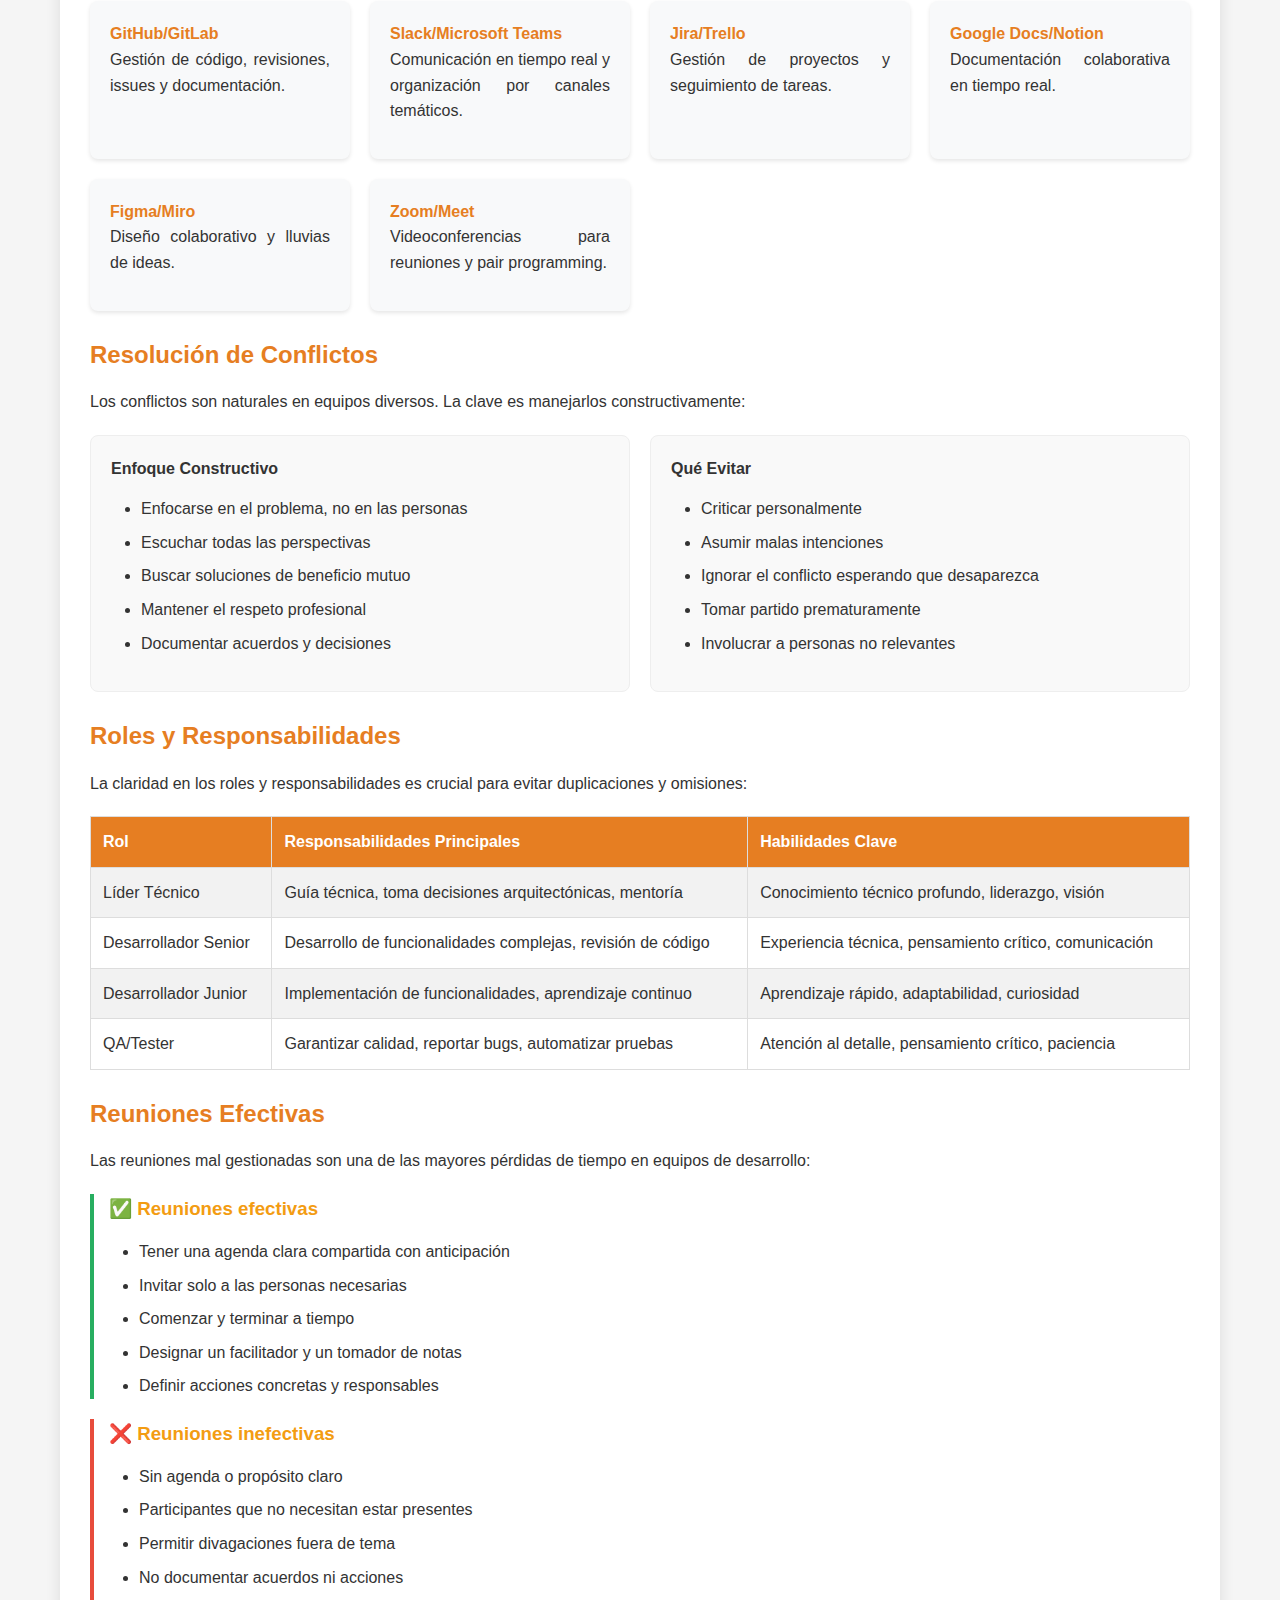
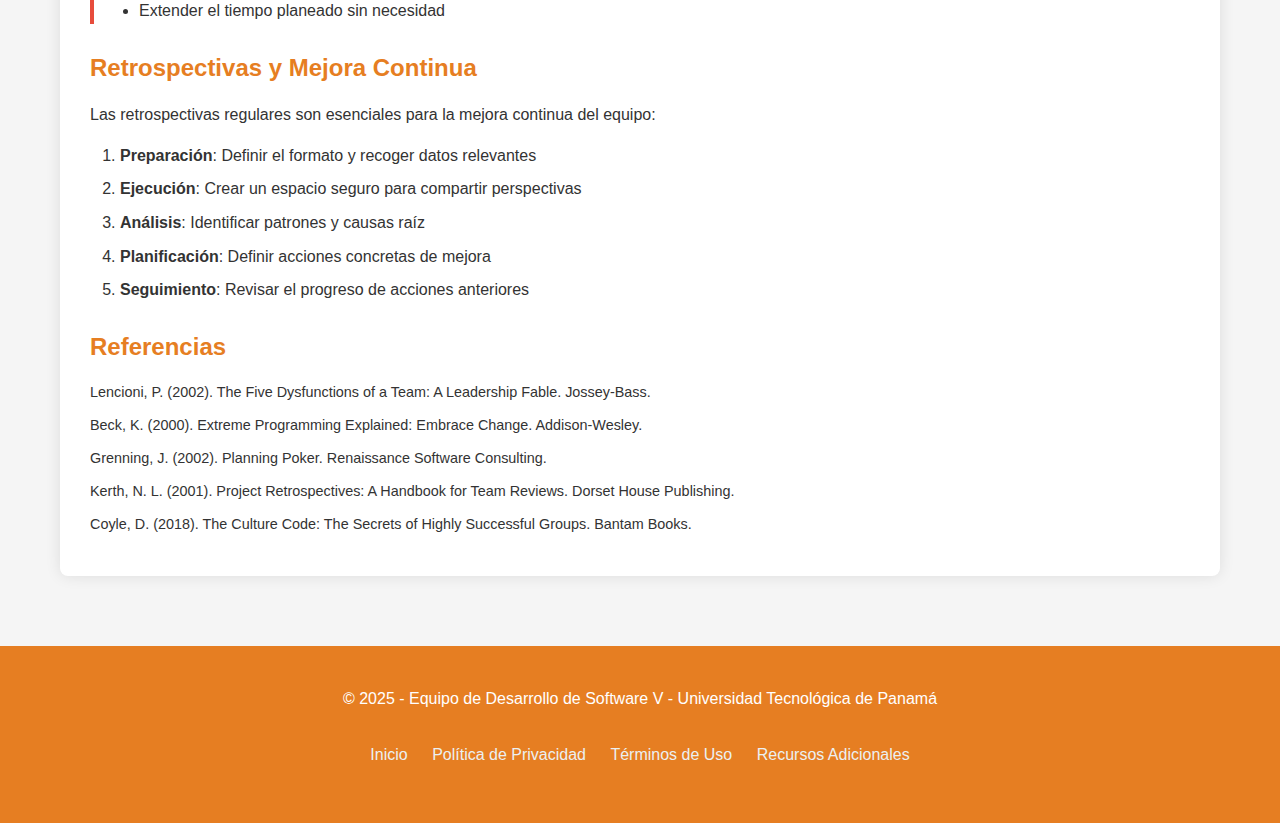
<file: TrabajoEnGrupo.html>
<!DOCTYPE html>
<html lang="es">
<head>
    <meta charset="UTF-8">
    <meta name="viewport" content="width=device-width, initial-scale=1.0">
    <title>Trabajo en Equipo - Manual de Buenas Prácticas</title>
    <style>
        /* Estilos generales */
        * {
            margin: 0;
            padding: 0;
            box-sizing: border-box;
            font-family: 'Segoe UI', Tahoma, Geneva, Verdana, sans-serif;
        }
        
        body {
            background-color: #f5f5f5;
            color: #333;
            line-height: 1.6;
        }
        
        .container {
            max-width: 1200px;
            margin: 0 auto;
            padding: 20px;
        }
        
        /* Encabezado */
        header {
            background: linear-gradient(135deg, #e67e22 0%, #f39c12 100%);
            color: white;
            padding: 20px 0;
            box-shadow: 0 4px 6px rgba(0, 0, 0, 0.1);
        }
        
        .header-content {
            display: flex;
            justify-content: space-between;
            align-items: center;
        }
        
        .logo {
            font-size: 24px;
            font-weight: bold;
        }
        
        /* Navegación */
        nav ul {
            display: flex;
            list-style: none;
            flex-wrap: wrap;
        }
        
        nav ul li {
            margin: 0 15px;
        }
        
        nav ul li a {
            color: white;
            text-decoration: none;
            font-weight: 500;
            transition: all 0.3s ease;
        }
        
        nav ul li a:hover {
            color: #8e44ad;
        }
        
        /* Contenido principal */
        main {
            background: white;
            padding: 30px;
            margin: 20px 0;
            border-radius: 8px;
            box-shadow: 0 0 15px rgba(0, 0, 0, 0.1);
        }
        
        h1 {
            color: #e67e22;
            margin-bottom: 20px;
            padding-bottom: 10px;
            border-bottom: 2px solid #f39c12;
        }
        
        h2 {
            color: #e67e22;
            margin: 25px 0 15px;
        }
        
        h3 {
            color: #f39c12;
            margin: 20px 0 10px;
        }
        
        p {
            margin-bottom: 15px;
            text-align: justify;
        }
        
        /* Listas */
        ul, ol {
            margin: 15px 0;
            padding-left: 30px;
        }
        
        li {
            margin-bottom: 8px;
        }
        
        /* Citas y referencias */
        .quote {
            background: #f9f9f9;
            border-left: 4px solid #f39c12;
            padding: 15px 20px;
            margin: 20px 0;
            font-style: italic;
        }
        
        .reference {
            padding-left: 30px;
            text-indent: -30px;
            margin-bottom: 10px;
            font-size: 0.9em;
        }
        
        /* Tablas */
        table {
            width: 100%;
            border-collapse: collapse;
            margin: 20px 0;
        }
        
        th, td {
            border: 1px solid #ddd;
            padding: 12px;
            text-align: left;
        }
        
        th {
            background-color: #e67e22;
            color: white;
        }
        
        tr:nth-child(even) {
            background-color: #f2f2f2;
        }
        
        /* Tarjetas de información */
        .card-container {
            display: flex;
            flex-wrap: wrap;
            gap: 20px;
            margin: 20px 0;
        }
        
        .card {
            flex: 1 1 300px;
            background: #fef9e7;
            border-radius: 8px;
            padding: 20px;
            box-shadow: 0 4px 6px rgba(0, 0, 0, 0.1);
        }
        
        .card h3 {
            color: #e67e22;
            margin-top: 0;
        }
        
        /* Figura */
        .figure {
            text-align: center;
            margin: 20px 0;
        }
        
        .figure img {
            max-width: 100%;
            border: 1px solid #ddd;
            border-radius: 4px;
            padding: 4px;
        }
        
        .caption {
            font-style: italic;
            margin-top: 8px;
            color: #666;
        }
        
        /* Comparación */
        .comparison {
            display: flex;
            flex-wrap: wrap;
            gap: 20px;
            margin: 20px 0;
        }
        
        .comparison-item {
            flex: 1 1 45%;
            background: #f9f9f9;
            padding: 20px;
            border-radius: 8px;
            border: 1px solid #eee;
        }
        
        /* Buenas vs Malas prácticas */
        .good-practice {
            border-left: 4px solid #27ae60;
            padding-left: 15px;
            margin: 15px 0;
        }
        
        .bad-practice {
            border-left: 4px solid #e74c3c;
            padding-left: 15px;
            margin: 15px 0;
        }
        
        /* Iconos */
        .icon-list {
            list-style: none;
            padding-left: 0;
        }
        
        .icon-list li {
            display: flex;
            align-items: flex-start;
            margin-bottom: 15px;
        }
        
        .icon-list .icon {
            font-size: 24px;
            margin-right: 15px;
            min-width: 30px;
            text-align: center;
        }
        
        /* Herramientas */
        .tools-grid {
            display: grid;
            grid-template-columns: repeat(auto-fill, minmax(250px, 1fr));
            gap: 20px;
            margin: 20px 0;
        }
        
        .tool-card {
            background: #f8f9fa;
            padding: 20px;
            border-radius: 8px;
            box-shadow: 0 2px 4px rgba(0, 0, 0, 0.1);
        }
        
        .tool-card h4 {
            color: #e67e22;
            margin-top: 0;
        }
        
        /* Pie de página */
        footer {
            background: #e67e22;
            color: white;
            text-align: center;
            padding: 20px 0;
            margin-top: 30px;
        }
        
        .footer-content {
            display: flex;
            flex-direction: column;
            align-items: center;
        }
        
        .footer-nav {
            margin: 15px 0;
        }
        
        .footer-nav a {
            color: #ecf0f1;
            margin: 0 10px;
            text-decoration: none;
        }
        
        .footer-nav a:hover {
            text-decoration: underline;
        }
        
        /* Responsive */
        @media (max-width: 768px) {
            .header-content {
                flex-direction: column;
                text-align: center;
            }
            
            nav ul {
                margin-top: 15px;
                justify-content: center;
            }
            
            nav ul li {
                margin: 5px 10px;
            }
            
            .comparison {
                flex-direction: column;
            }
        }
    </style>
</head>
<body>
    <header>
        <div class="container header-content">
            <div class="logo">Manual de Buenas Prácticas</div>
            <nav>
                <ul>
                <li><a href="index.html">Inicio</a></li>
                <li><a href="controlVersiones.html">Control de Versiones</a></li>
                <li><a href="seccMetAgiles.html">Metodologías Ágiles</a></li>
                <li><a href="DocumentacionDeCodigo.html">Documentación de Código</a></li>
                <li><a href="BuenasPracticas.html">Buenas Practicas</a></li>
                <li><a href="Testing.html">Testing</a></li>
                <li><a href="TrabajoEnGrupo.html">Trabajo en Equipo</a></li>
                <li><a href="recursos-adicionales.html">Recursos Adicionales</a></li>
                </ul>
            </nav>
        </div>
    </header>

    <div class="container">
        <main>
            <h1>Trabajo en Equipo: Comunicación y Colaboración</h1>
            
            <p>El trabajo en equipo efectivo es fundamental para el éxito de cualquier proyecto de desarrollo de software. Esta sección cubre las mejores prácticas para la comunicación, colaboración y resolución de conflictos en equipos de desarrollo.</p>
            
            <div class="quote">
                "El talento gana partidos, pero el trabajo en equipo y la inteligencia ganan campeonatos." - Michael Jordan
            </div>
            
            <h2>Importancia del Trabajo en Equipo</h2>
            <p>En el desarrollo de software moderno, el trabajo en equipo no es opcional, es esencial. Los beneficios incluyen:</p>
            <ul>
                <li>Mayor productividad y eficiencia</li>
                <li>Mejor calidad del software mediante revisiones cruzadas</li>
                <li>Distribución equitativa de la carga de trabajo</li>
                <li>Mayor innovación a través de la diversidad de pensamiento</li>
                <li>Desarrollo profesional y aprendizaje continuo</li>
                <li>Resiliencia ante ausencias o cambios en el equipo</li>
            </ul>
            
            <h2>Comunicación Efectiva</h2>
            <p>La comunicación es la base de la colaboración exitosa. Estos son los principios clave:</p>
            
            <h3>Principios de Comunicación en Equipos de Desarrollo</h3>
            <ul class="icon-list">
                <li>
                    <div class="icon">📋</div>
                    <div>
                        <strong>Claridad y precisión</strong>: Ser específico en las comunicaciones técnicas, evitando ambigüedades.
                    </div>
                </li>
                <li>
                    <div class="icon">🔄</div>
                    <div>
                        <strong>Comunicación bidireccional</strong>: Fomentar la retroalimentación y asegurar la comprensión mutua.
                    </div>
                </li>
                <li>
                    <div class="icon">⏰</div>
                    <div>
                        <strong>Oportunidad</strong>: Compartir información relevante en el momento adecuado.
                    </div>
                </li>
                <li>
                    <div class="icon">📊</div>
                    <div>
                        <strong>Canal apropiado</strong>: Usar el medio correcto para cada tipo de comunicación (email, chat, videollamada).
                    </div>
                </li>
                <li>
                    <div class="icon">👂</div>
                    <div>
                        <strong>Escucha activa</strong>: Prestar atención completa y demostrar comprensión.
                    </div>
                </li>
            </ul>
            
            <h3>Comunicación en Equipos Remotos</h3>
            <p>Con el aumento del trabajo remoto, la comunicación efectiva se ha vuelto aún más crucial:</p>
            
            <div class="card-container">
                <div class="card">
                    <h3>Comunicación Síncrona</h3>
                    <p>Reuniones en tiempo real como videollamadas diarias (stand-ups), pair programming y revisiones de código en vivo.</p>
                </div>
                <div class="card">
                    <h3>Comunicación Asíncrona</h3>
                    <p>Comunicación que no requiere respuesta inmediata: emails, documentación, comentarios en PRs, y mensajes en canales de chat.</p>
                </div>
                <div class="card">
                    <h3>Documentación</h3>
                    <p>Mantener documentación actualizada que permita a los miembros del equipo acceder a información crucial en cualquier momento.</p>
                </div>
            </div>
            
            <h2>Herramientas de Colaboración</h2>
            <p>Las herramientas adecuadas son esenciales para facilitar la colaboración efectiva:</p>
            
            <div class="tools-grid">
                <div class="tool-card">
                    <h4>GitHub/GitLab</h4>
                    <p>Gestión de código, revisiones, issues y documentación.</p>
                </div>
                <div class="tool-card">
                    <h4>Slack/Microsoft Teams</h4>
                    <p>Comunicación en tiempo real y organización por canales temáticos.</p>
                </div>
                <div class="tool-card">
                    <h4>Jira/Trello</h4>
                    <p>Gestión de proyectos y seguimiento de tareas.</p>
                </div>
                <div class="tool-card">
                    <h4>Google Docs/Notion</h4>
                    <p>Documentación colaborativa en tiempo real.</p>
                </div>
                <div class="tool-card">
                    <h4>Figma/Miro</h4>
                    <p>Diseño colaborativo y lluvias de ideas.</p>
                </div>
                <div class="tool-card">
                    <h4>Zoom/Meet</h4>
                    <p>Videoconferencias para reuniones y pair programming.</p>
                </div>
            </div>
            
            <h2>Resolución de Conflictos</h2>
            <p>Los conflictos son naturales en equipos diversos. La clave es manejarlos constructivamente:</p>
            
            <div class="comparison">
                <div class="comparison-item">
                    <h4>Enfoque Constructivo</h4>
                    <ul>
                        <li>Enfocarse en el problema, no en las personas</li>
                        <li>Escuchar todas las perspectivas</li>
                        <li>Buscar soluciones de beneficio mutuo</li>
                        <li>Mantener el respeto profesional</li>
                        <li>Documentar acuerdos y decisiones</li>
                    </ul>
                </div>
                <div class="comparison-item">
                    <h4>Qué Evitar</h4>
                    <ul>
                        <li>Criticar personalmente</li>
                        <li>Asumir malas intenciones</li>
                        <li>Ignorar el conflicto esperando que desaparezca</li>
                        <li>Tomar partido prematuramente</li>
                        <li>Involucrar a personas no relevantes</li>
                    </ul>
                </div>
            </div>
            
            <h2>Roles y Responsabilidades</h2>
            <p>La claridad en los roles y responsabilidades es crucial para evitar duplicaciones y omisiones:</p>
            
            <table>
                <tr>
                    <th>Rol</th>
                    <th>Responsabilidades Principales</th>
                    <th>Habilidades Clave</th>
                </tr>
                <tr>
                    <td>Líder Técnico</td>
                    <td>Guía técnica, toma decisiones arquitectónicas, mentoría</td>
                    <td>Conocimiento técnico profundo, liderazgo, visión</td>
                </tr>
                <tr>
                    <td>Desarrollador Senior</td>
                    <td>Desarrollo de funcionalidades complejas, revisión de código</td>
                    <td>Experiencia técnica, pensamiento crítico, comunicación</td>
                </tr>
                <tr>
                    <td>Desarrollador Junior</td>
                    <td>Implementación de funcionalidades, aprendizaje continuo</td>
                    <td>Aprendizaje rápido, adaptabilidad, curiosidad</td>
                </tr>
                <tr>
                    <td>QA/Tester</td>
                    <td>Garantizar calidad, reportar bugs, automatizar pruebas</td>
                    <td>Atención al detalle, pensamiento crítico, paciencia</td>
                </tr>
            </table>
            
            <h2>Reuniones Efectivas</h2>
            <p>Las reuniones mal gestionadas son una de las mayores pérdidas de tiempo en equipos de desarrollo:</p>
            
            <div class="good-practice">
                <h3>✅ Reuniones efectivas</h3>
                <ul>
                    <li>Tener una agenda clara compartida con anticipación</li>
                    <li>Invitar solo a las personas necesarias</li>
                    <li>Comenzar y terminar a tiempo</li>
                    <li>Designar un facilitador y un tomador de notas</li>
                    <li>Definir acciones concretas y responsables</li>
                </ul>
            </div>
            
            <div class="bad-practice">
                <h3>❌ Reuniones inefectivas</h3>
                <ul>
                    <li>Sin agenda o propósito claro</li>
                    <li>Participantes que no necesitan estar presentes</li>
                    <li>Permitir divagaciones fuera de tema</li>
                    <li>No documentar acuerdos ni acciones</li>
                    <li>Extender el tiempo planeado sin necesidad</li>
                </ul>
            </div>
            
            <h2>Retrospectivas y Mejora Continua</h2>
            <p>Las retrospectivas regulares son esenciales para la mejora continua del equipo:</p>
            
            <ol>
                <li><strong>Preparación</strong>: Definir el formato y recoger datos relevantes</li>
                <li><strong>Ejecución</strong>: Crear un espacio seguro para compartir perspectivas</li>
                <li><strong>Análisis</strong>: Identificar patrones y causas raíz</li>
                <li><strong>Planificación</strong>: Definir acciones concretas de mejora</li>
                <li><strong>Seguimiento</strong>: Revisar el progreso de acciones anteriores</li>
            </ol>
            
            <h2>Referencias</h2>
            <div class="reference">Lencioni, P. (2002). The Five Dysfunctions of a Team: A Leadership Fable. Jossey-Bass.</div>
            <div class="reference">Beck, K. (2000). Extreme Programming Explained: Embrace Change. Addison-Wesley.</div>
            <div class="reference">Grenning, J. (2002). Planning Poker. Renaissance Software Consulting.</div>
            <div class="reference">Kerth, N. L. (2001). Project Retrospectives: A Handbook for Team Reviews. Dorset House Publishing.</div>
            <div class="reference">Coyle, D. (2018). The Culture Code: The Secrets of Highly Successful Groups. Bantam Books.</div>
        </main>
    </div>

    <footer>
        <div class="container footer-content">
            <p>© 2025 - Equipo de Desarrollo de Software V - Universidad Tecnológica de Panamá</p>
            <div class="footer-nav">
                <a href="index.html">Inicio</a>
                <a href="#">Política de Privacidad</a>
                <a href="#">Términos de Uso</a>
                <a href="recursos-adicionales.html">Recursos Adicionales</a>
            </div>
        </div>
    </footer>
</body>
</html>
</file>
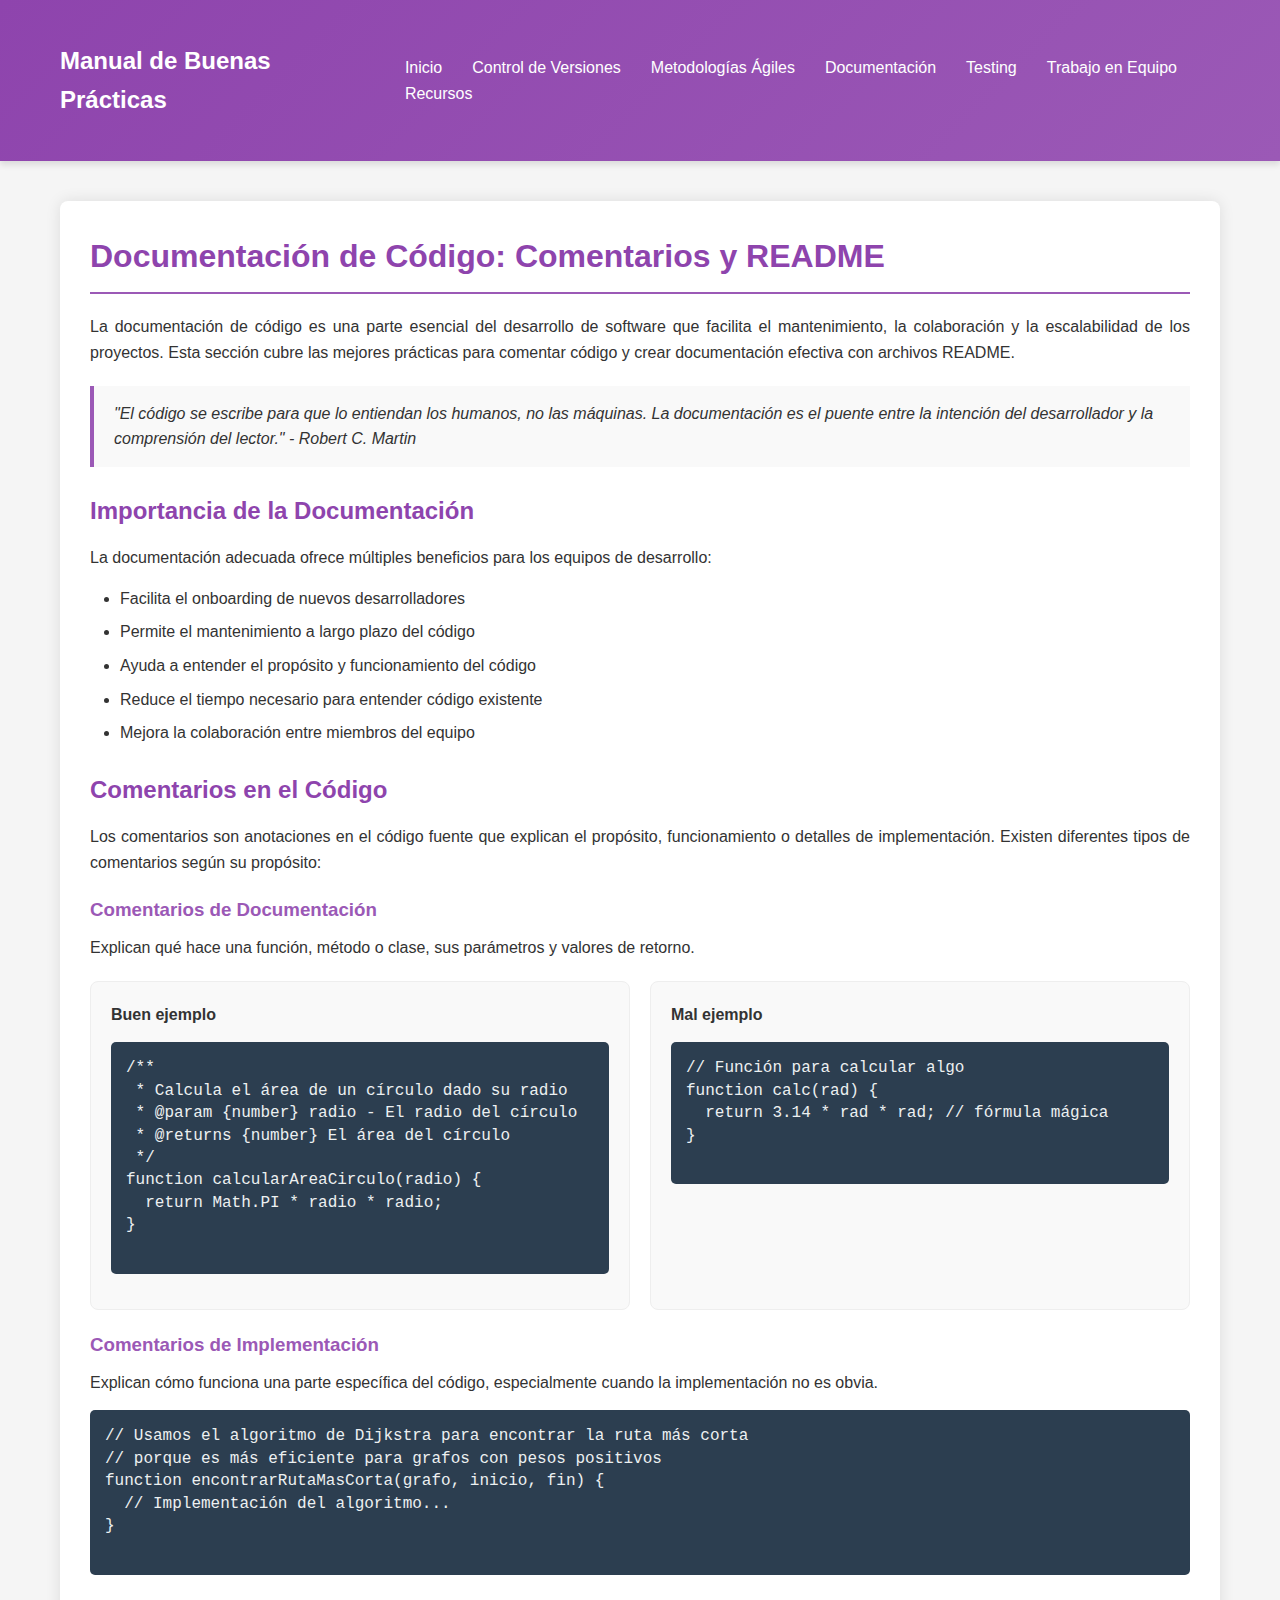
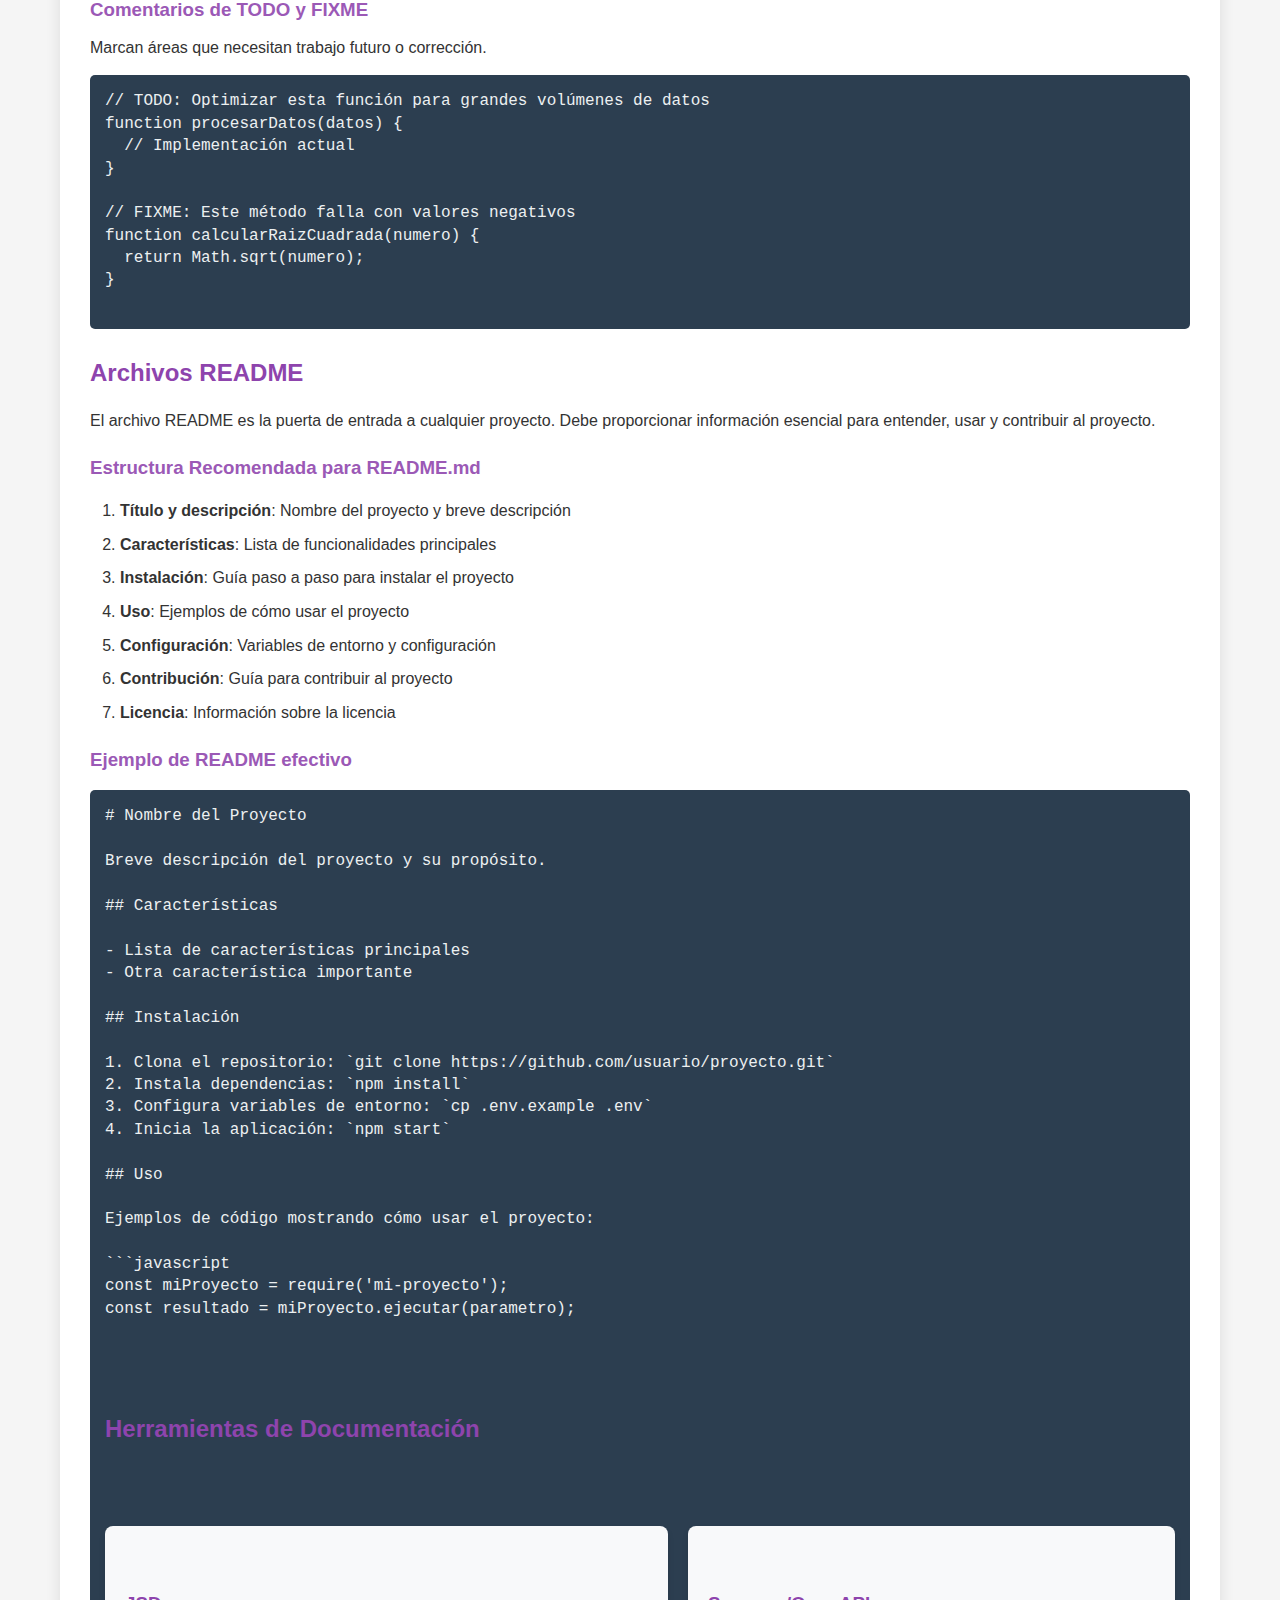
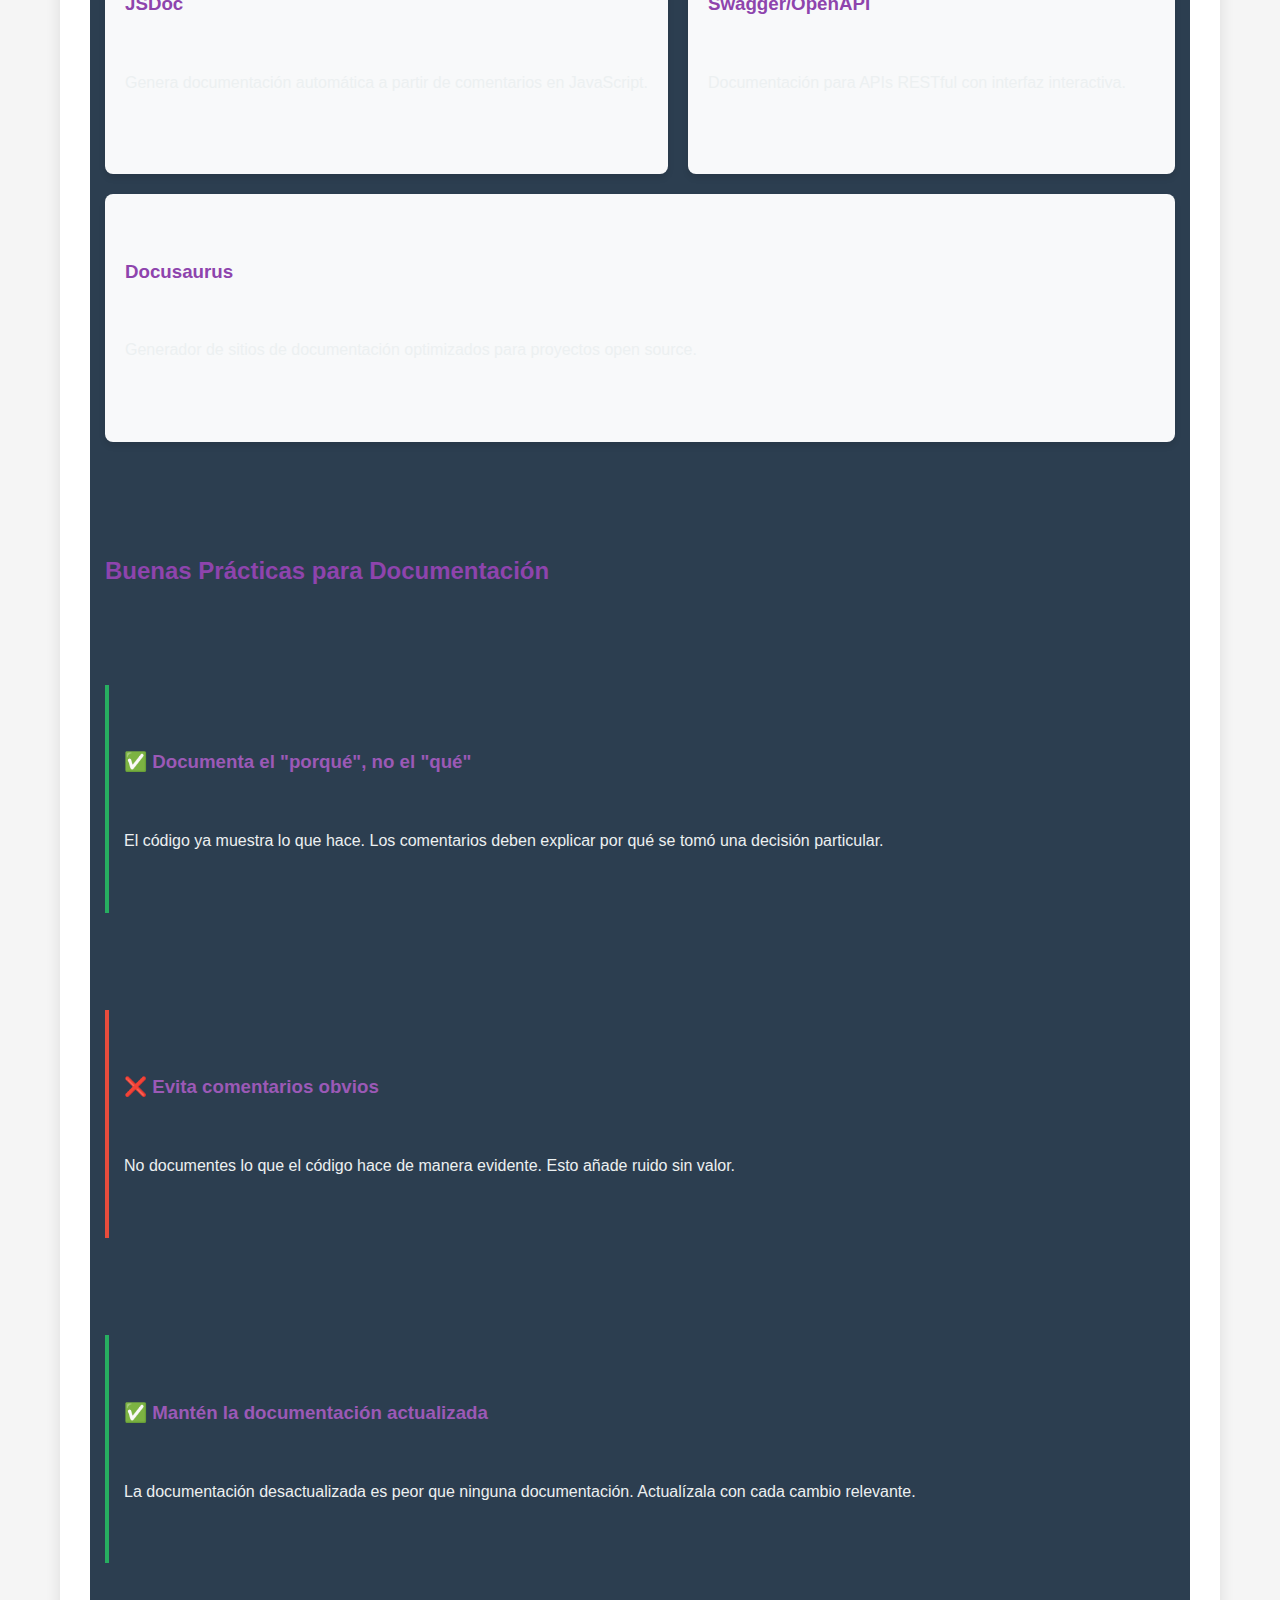
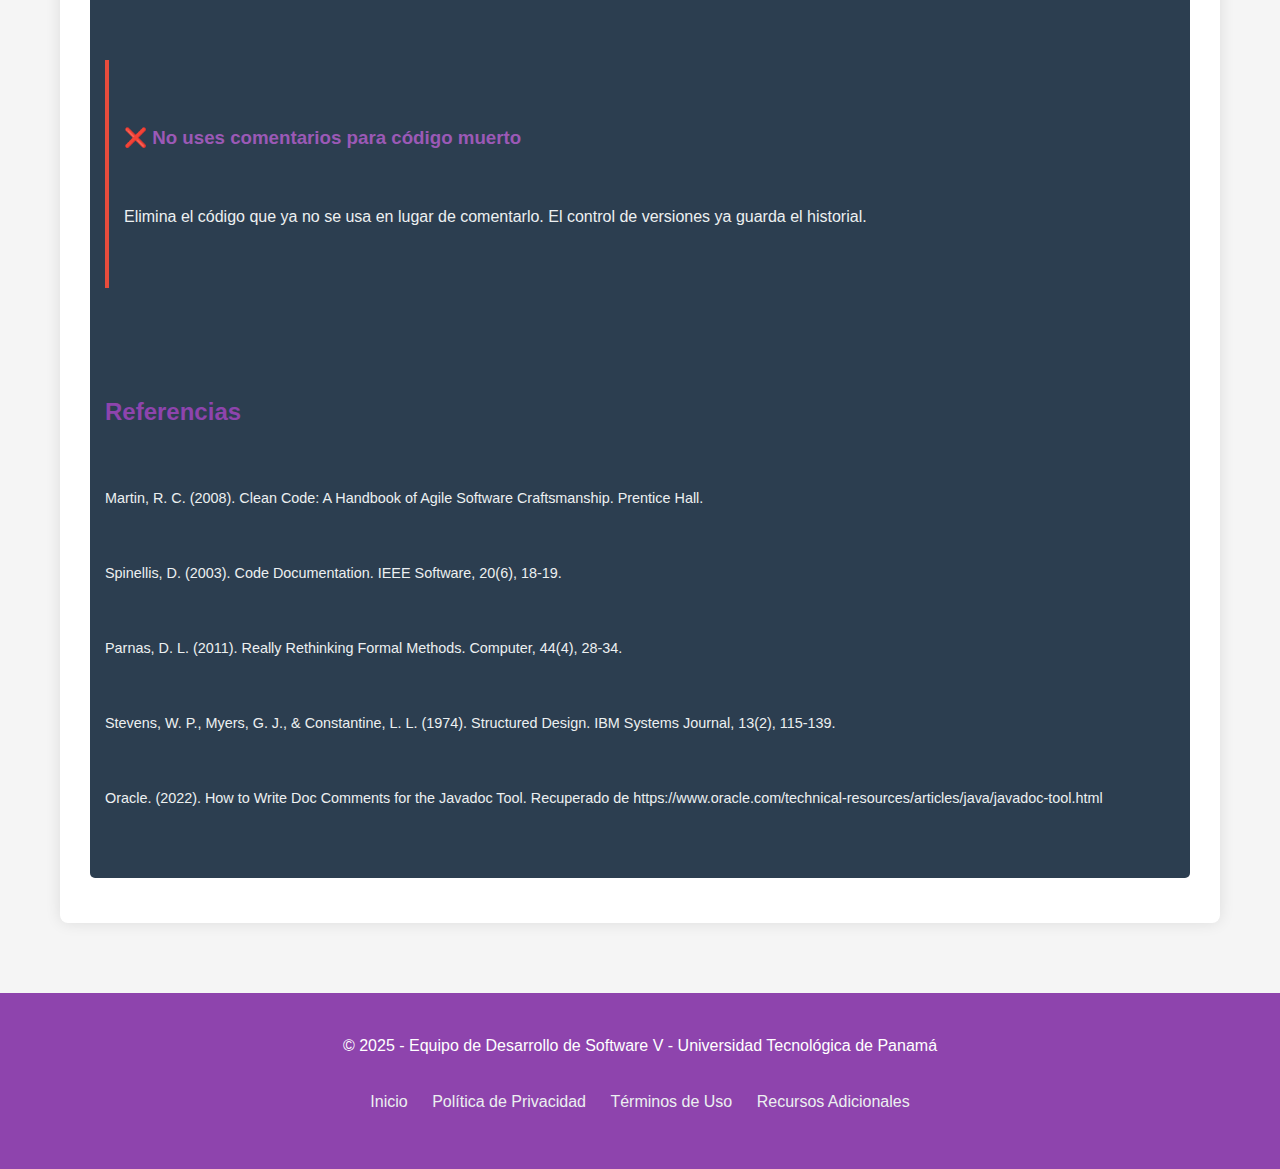
<file: Secciones/DocumentacionDeCodigo.html>
<!DOCTYPE html>
<html lang="es">
<head>
    <meta charset="UTF-8">
    <meta name="viewport" content="width=device-width, initial-scale=1.0">
    <title>Documentación de Código - Manual de Buenas Prácticas</title>
    <style>
        /* Estilos generales */
        * {
            margin: 0;
            padding: 0;
            box-sizing: border-box;
            font-family: 'Segoe UI', Tahoma, Geneva, Verdana, sans-serif;
        }
        
        body {
            background-color: #f5f5f5;
            color: #333;
            line-height: 1.6;
        }
        
        .container {
            max-width: 1200px;
            margin: 0 auto;
            padding: 20px;
        }
        
        /* Encabezado */
        header {
            background: linear-gradient(135deg, #8e44ad 0%, #9b59b6 100%);
            color: white;
            padding: 20px 0;
            box-shadow: 0 4px 6px rgba(0, 0, 0, 0.1);
        }
        
        .header-content {
            display: flex;
            justify-content: space-between;
            align-items: center;
        }
        
        .logo {
            font-size: 24px;
            font-weight: bold;
        }
        
        /* Navegación */
        nav ul {
            display: flex;
            list-style: none;
            flex-wrap: wrap;
        }
        
        nav ul li {
            margin: 0 15px;
        }
        
        nav ul li a {
            color: white;
            text-decoration: none;
            font-weight: 500;
            transition: all 0.3s ease;
        }
        
        nav ul li a:hover {
            color: #f39c12;
        }
        
        /* Contenido principal */
        main {
            background: white;
            padding: 30px;
            margin: 20px 0;
            border-radius: 8px;
            box-shadow: 0 0 15px rgba(0, 0, 0, 0.1);
        }
        
        h1 {
            color: #8e44ad;
            margin-bottom: 20px;
            padding-bottom: 10px;
            border-bottom: 2px solid #9b59b6;
        }
        
        h2 {
            color: #8e44ad;
            margin: 25px 0 15px;
        }
        
        h3 {
            color: #9b59b6;
            margin: 20px 0 10px;
        }
        
        p {
            margin-bottom: 15px;
            text-align: justify;
        }
        
        /* Listas */
        ul, ol {
            margin: 15px 0;
            padding-left: 30px;
        }
        
        li {
            margin-bottom: 8px;
        }
        
        /* Citas y referencias */
        .quote {
            background: #f9f9f9;
            border-left: 4px solid #9b59b6;
            padding: 15px 20px;
            margin: 20px 0;
            font-style: italic;
        }
        
        .reference {
            padding-left: 30px;
            text-indent: -30px;
            margin-bottom: 10px;
            font-size: 0.9em;
        }
        
        /* Tablas */
        table {
            width: 100%;
            border-collapse: collapse;
            margin: 20px 0;
        }
        
        th, td {
            border: 1px solid #ddd;
            padding: 12px;
            text-align: left;
        }
        
        th {
            background-color: #8e44ad;
            color: white;
        }
        
        tr:nth-child(even) {
            background-color: #f2f2f2;
        }
        
        /* Tarjetas de información */
        .card-container {
            display: flex;
            flex-wrap: wrap;
            gap: 20px;
            margin: 20px 0;
        }
        
        .card {
            flex: 1 1 300px;
            background: #f8f9fa;
            border-radius: 8px;
            padding: 20px;
            box-shadow: 0 4px 6px rgba(0, 0, 0, 0.1);
        }
        
        .card h3 {
            color: #8e44ad;
            margin-top: 0;
        }
        
        /* Código */
        pre {
            background: #2c3e50;
            color: #ecf0f1;
            padding: 15px;
            border-radius: 5px;
            overflow-x: auto;
            margin: 15px 0;
            font-family: 'Courier New', monospace;
            line-height: 1.4;
        }
        
        code {
            font-family: 'Courier New', monospace;
            background: #f1f1f1;
            padding: 2px 5px;
            border-radius: 3px;
        }
        
        .code-comment {
            color: #7f8c8d;
        }
        
        .code-keyword {
            color: #e74c3c;
            font-weight: bold;
        }
        
        .code-function {
            color: #3498db;
        }
        
        .code-string {
            color: #f1c40f;
        }
        
        /* Figura */
        .figure {
            text-align: center;
            margin: 20px 0;
        }
        
        .figure img {
            max-width: 100%;
            border: 1px solid #ddd;
            border-radius: 4px;
            padding: 4px;
        }
        
        .caption {
            font-style: italic;
            margin-top: 8px;
            color: #666;
        }
        
        /* Comparación */
        .comparison {
            display: flex;
            flex-wrap: wrap;
            gap: 20px;
            margin: 20px 0;
        }
        
        .comparison-item {
            flex: 1 1 45%;
            background: #f9f9f9;
            padding: 20px;
            border-radius: 8px;
            border: 1px solid #eee;
        }
        
        /* Buenas vs Malas prácticas */
        .good-practice {
            border-left: 4px solid #27ae60;
            padding-left: 15px;
            margin: 15px 0;
        }
        
        .bad-practice {
            border-left: 4px solid #e74c3c;
            padding-left: 15px;
            margin: 15px 0;
        }
        
        /* Pie de página */
        footer {
            background: #8e44ad;
            color: white;
            text-align: center;
            padding: 20px 0;
            margin-top: 30px;
        }
        
        .footer-content {
            display: flex;
            flex-direction: column;
            align-items: center;
        }
        
        .footer-nav {
            margin: 15px 0;
        }
        
        .footer-nav a {
            color: #ecf0f1;
            margin: 0 10px;
            text-decoration: none;
        }
        
        .footer-nav a:hover {
            text-decoration: underline;
        }
        
        /* Responsive */
        @media (max-width: 768px) {
            .header-content {
                flex-direction: column;
                text-align: center;
            }
            
            nav ul {
                margin-top: 15px;
                justify-content: center;
            }
            
            nav ul li {
                margin: 5px 10px;
            }
            
            .comparison {
                flex-direction: column;
            }
        }
    </style>
</head>
<body>
    <header>
        <div class="container header-content">
            <div class="logo">Manual de Buenas Prácticas</div>
            <nav>
                <ul>
                    <li><a href="../index.html">Inicio</a></li>
                    <li><a href="control-versiones.html">Control de Versiones</a></li>
                    <li><a href="metodologias-agiles.html">Metodologías Ágiles</a></li>
                    <li><a href="documentacion-codigo.html">Documentación</a></li>
                    <li><a href="testing.html">Testing</a></li>
                    <li><a href="trabajo-en-equipo.html">Trabajo en Equipo</a></li>
                    <li><a href="recursos-adicionales.html">Recursos</a></li>
                </ul>
            </nav>
        </div>
    </header>

    <div class="container">
        <main>
            <h1>Documentación de Código: Comentarios y README</h1>
            
            <p>La documentación de código es una parte esencial del desarrollo de software que facilita el mantenimiento, la colaboración y la escalabilidad de los proyectos. Esta sección cubre las mejores prácticas para comentar código y crear documentación efectiva con archivos README.</p>
            
            <div class="quote">
                "El código se escribe para que lo entiendan los humanos, no las máquinas. La documentación es el puente entre la intención del desarrollador y la comprensión del lector." - Robert C. Martin
            </div>
            
            <h2>Importancia de la Documentación</h2>
            <p>La documentación adecuada ofrece múltiples beneficios para los equipos de desarrollo:</p>
            <ul>
                <li>Facilita el onboarding de nuevos desarrolladores</li>
                <li>Permite el mantenimiento a largo plazo del código</li>
                <li>Ayuda a entender el propósito y funcionamiento del código</li>
                <li>Reduce el tiempo necesario para entender código existente</li>
                <li>Mejora la colaboración entre miembros del equipo</li>
            </ul>
            
            <h2>Comentarios en el Código</h2>
            <p>Los comentarios son anotaciones en el código fuente que explican el propósito, funcionamiento o detalles de implementación. Existen diferentes tipos de comentarios según su propósito:</p>
            
            <h3>Comentarios de Documentación</h3>
            <p>Explican qué hace una función, método o clase, sus parámetros y valores de retorno.</p>
            
            <div class="comparison">
                <div class="comparison-item">
                    <h4>Buen ejemplo</h4>
                    <pre>
/**
 * Calcula el área de un círculo dado su radio
 * @param {number} radio - El radio del círculo
 * @returns {number} El área del círculo
 */
function calcularAreaCirculo(radio) {
  return Math.PI * radio * radio;
}
                    </pre>
                </div>
                <div class="comparison-item">
                    <h4>Mal ejemplo</h4>
                    <pre>
// Función para calcular algo
function calc(rad) {
  return 3.14 * rad * rad; // fórmula mágica
}
                    </pre>
                </div>
            </div>
            
            <h3>Comentarios de Implementación</h3>
            <p>Explican cómo funciona una parte específica del código, especialmente cuando la implementación no es obvia.</p>
            
            <pre>
// Usamos el algoritmo de Dijkstra para encontrar la ruta más corta
// porque es más eficiente para grafos con pesos positivos
function encontrarRutaMasCorta(grafo, inicio, fin) {
  // Implementación del algoritmo...
}
            </pre>
            
            <h3>Comentarios de TODO y FIXME</h3>
            <p>Marcan áreas que necesitan trabajo futuro o corrección.</p>
            
            <pre>
// TODO: Optimizar esta función para grandes volúmenes de datos
function procesarDatos(datos) {
  // Implementación actual
}

// FIXME: Este método falla con valores negativos
function calcularRaizCuadrada(numero) {
  return Math.sqrt(numero);
}
            </pre>
            
            <h2>Archivos README</h2>
            <p>El archivo README es la puerta de entrada a cualquier proyecto. Debe proporcionar información esencial para entender, usar y contribuir al proyecto.</p>
            
            <h3>Estructura Recomendada para README.md</h3>
            <ol>
                <li><strong>Título y descripción</strong>: Nombre del proyecto y breve descripción</li>
                <li><strong>Características</strong>: Lista de funcionalidades principales</li>
                <li><strong>Instalación</strong>: Guía paso a paso para instalar el proyecto</li>
                <li><strong>Uso</strong>: Ejemplos de cómo usar el proyecto</li>
                <li><strong>Configuración</strong>: Variables de entorno y configuración</li>
                <li><strong>Contribución</strong>: Guía para contribuir al proyecto</li>
                <li><strong>Licencia</strong>: Información sobre la licencia</li>
            </ol>
            
            <h3>Ejemplo de README efectivo</h3>
            <pre>
# Nombre del Proyecto

Breve descripción del proyecto y su propósito.

## Características

- Lista de características principales
- Otra característica importante

## Instalación

1. Clona el repositorio: `git clone https://github.com/usuario/proyecto.git`
2. Instala dependencias: `npm install`
3. Configura variables de entorno: `cp .env.example .env`
4. Inicia la aplicación: `npm start`

## Uso

Ejemplos de código mostrando cómo usar el proyecto:

```javascript
const miProyecto = require('mi-proyecto');
const resultado = miProyecto.ejecutar(parametro);


        <h2>Herramientas de Documentación</h2>
        <div class="card-container">
            <div class="card">
                <h3>JSDoc</h3>
                <p>Genera documentación automática a partir de comentarios en JavaScript.</p>
            </div>
            <div class="card">
                <h3>Swagger/OpenAPI</h3>
                <p>Documentación para APIs RESTful con interfaz interactiva.</p>
            </div>
            <div class="card">
                <h3>Docusaurus</h3>
                <p>Generador de sitios de documentación optimizados para proyectos open source.</p>
            </div>
        </div>
        
        <h2>Buenas Prácticas para Documentación</h2>
        
        <div class="good-practice">
            <h3>✅ Documenta el "porqué", no el "qué"</h3>
            <p>El código ya muestra lo que hace. Los comentarios deben explicar por qué se tomó una decisión particular.</p>
        </div>
        
        <div class="bad-practice">
            <h3>❌ Evita comentarios obvios</h3>
            <p>No documentes lo que el código hace de manera evidente. Esto añade ruido sin valor.</p>
        </div>
        
        <div class="good-practice">
            <h3>✅ Mantén la documentación actualizada</h3>
            <p>La documentación desactualizada es peor que ninguna documentación. Actualízala con cada cambio relevante.</p>
        </div>
        
        <div class="bad-practice">
            <h3>❌ No uses comentarios para código muerto</h3>
            <p>Elimina el código que ya no se usa en lugar de comentarlo. El control de versiones ya guarda el historial.</p>
        </div>
        
        <h2>Referencias</h2>
        <div class="reference">Martin, R. C. (2008). Clean Code: A Handbook of Agile Software Craftsmanship. Prentice Hall.</div>
        <div class="reference">Spinellis, D. (2003). Code Documentation. IEEE Software, 20(6), 18-19.</div>
        <div class="reference">Parnas, D. L. (2011). Really Rethinking Formal Methods. Computer, 44(4), 28-34.</div>
        <div class="reference">Stevens, W. P., Myers, G. J., & Constantine, L. L. (1974). Structured Design. IBM Systems Journal, 13(2), 115-139.</div>
        <div class="reference">Oracle. (2022). How to Write Doc Comments for the Javadoc Tool. Recuperado de https://www.oracle.com/technical-resources/articles/java/javadoc-tool.html</div>
    </main>
</div>

<footer>
    <div class="container footer-content">
        <p>© 2025 - Equipo de Desarrollo de Software V - Universidad Tecnológica de Panamá</p>
        <div class="footer-nav">
            <a href="../index.html">Inicio</a>
            <a href="#">Política de Privacidad</a>
            <a href="#">Términos de Uso</a>
            <a href="recursos-adicionales.html">Recursos Adicionales</a>
        </div>
    </div>
</footer>
</file>
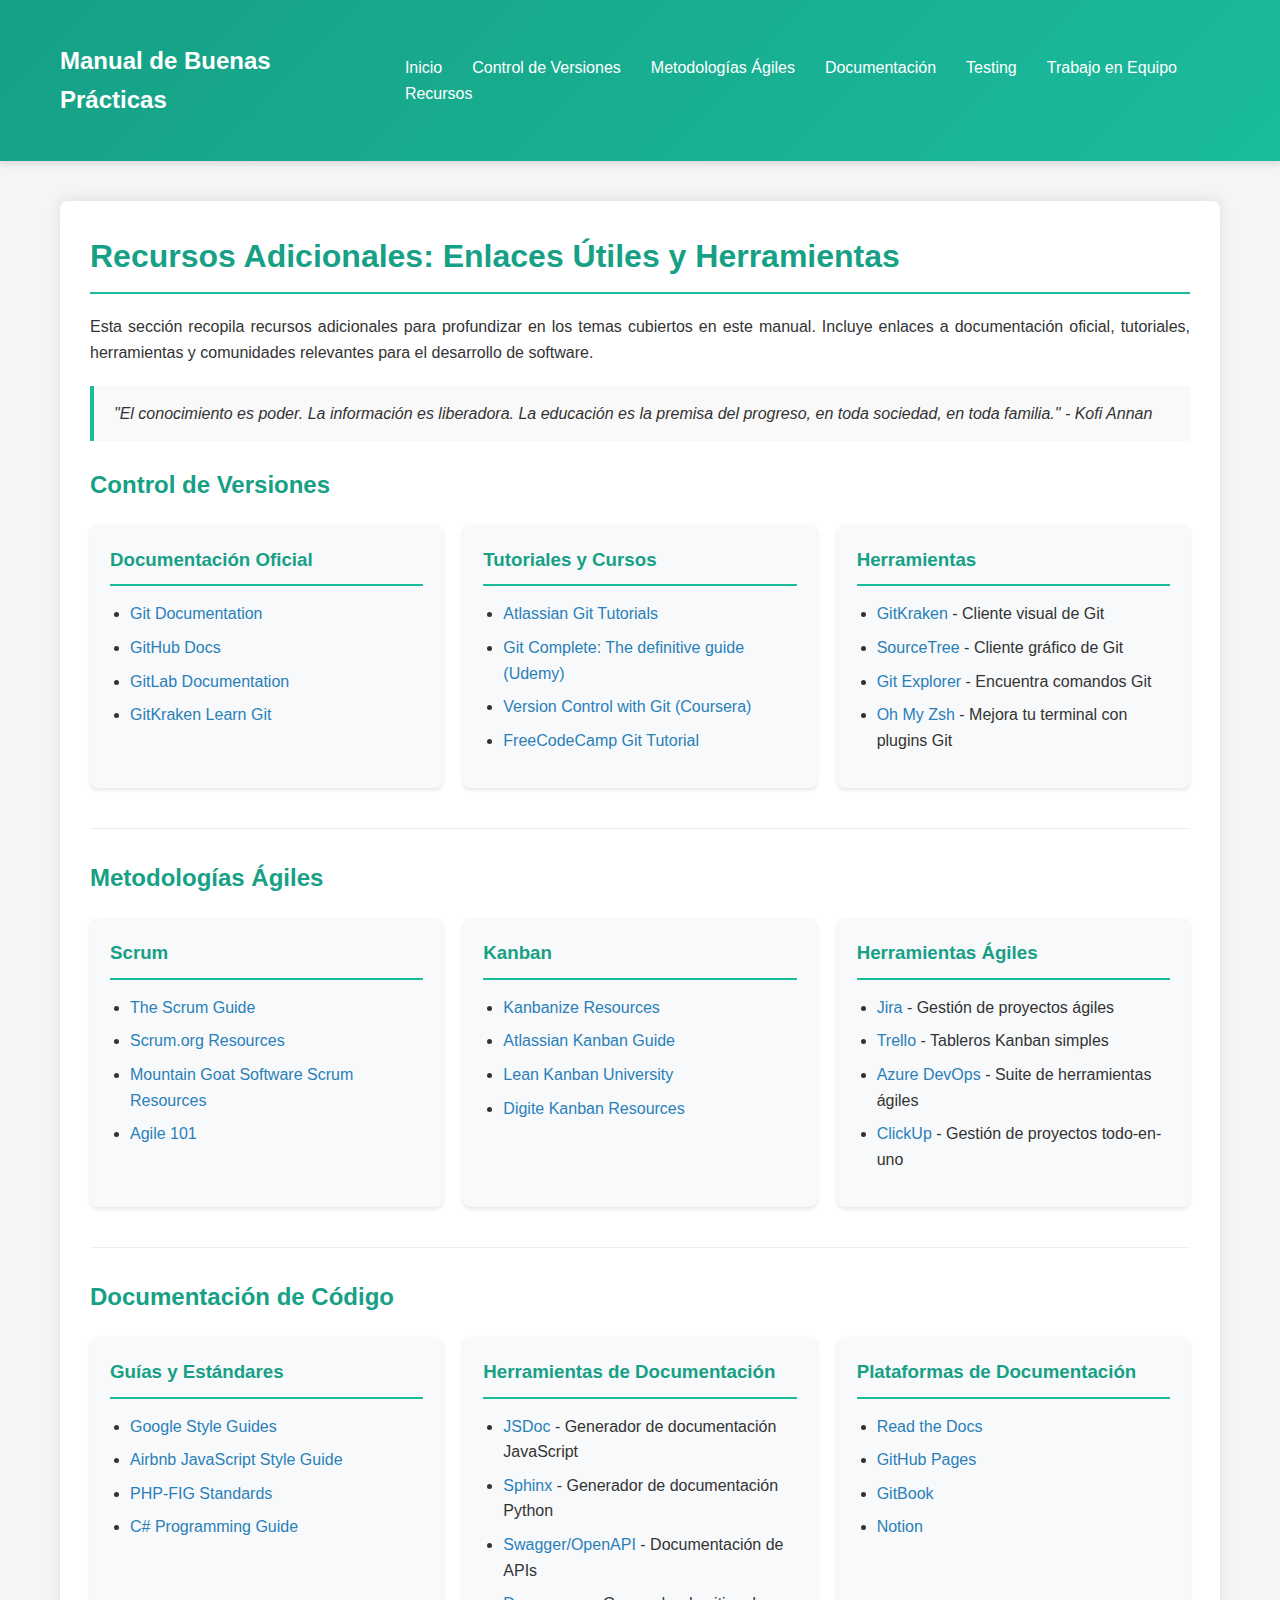
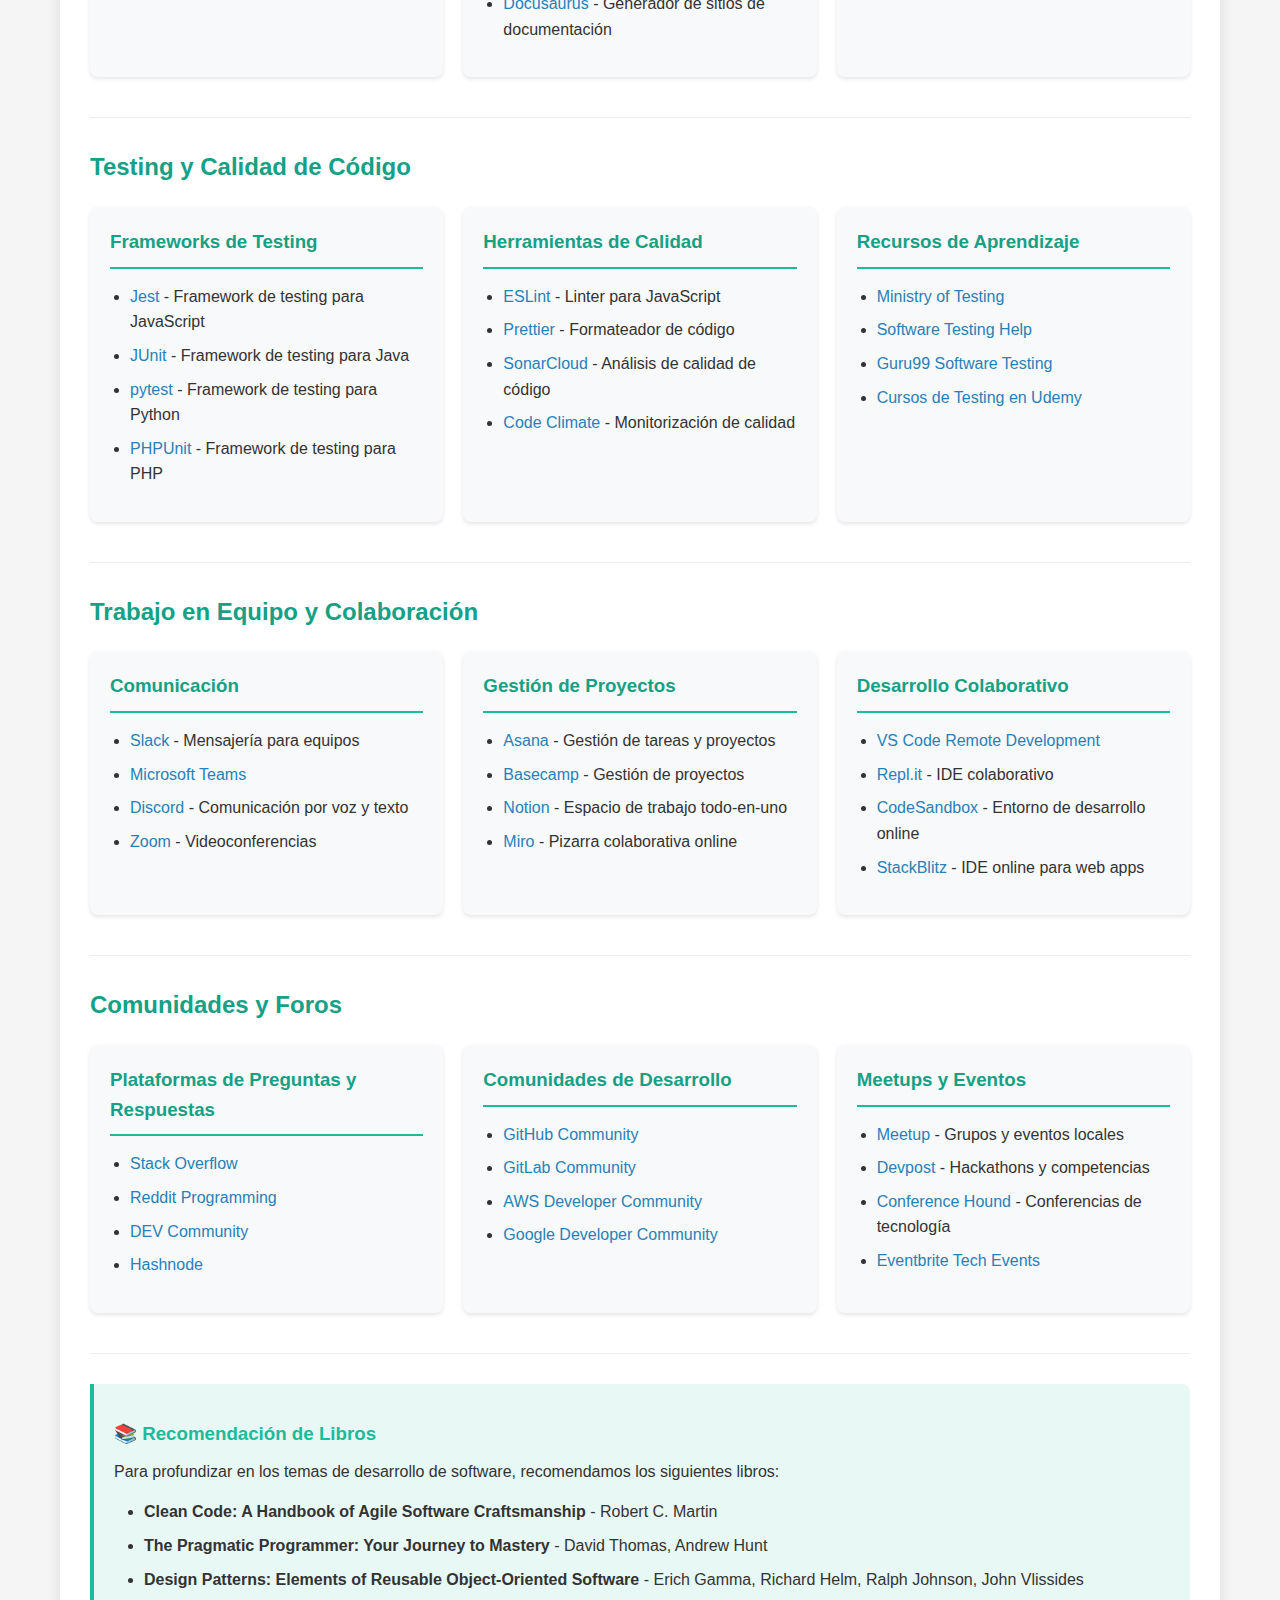
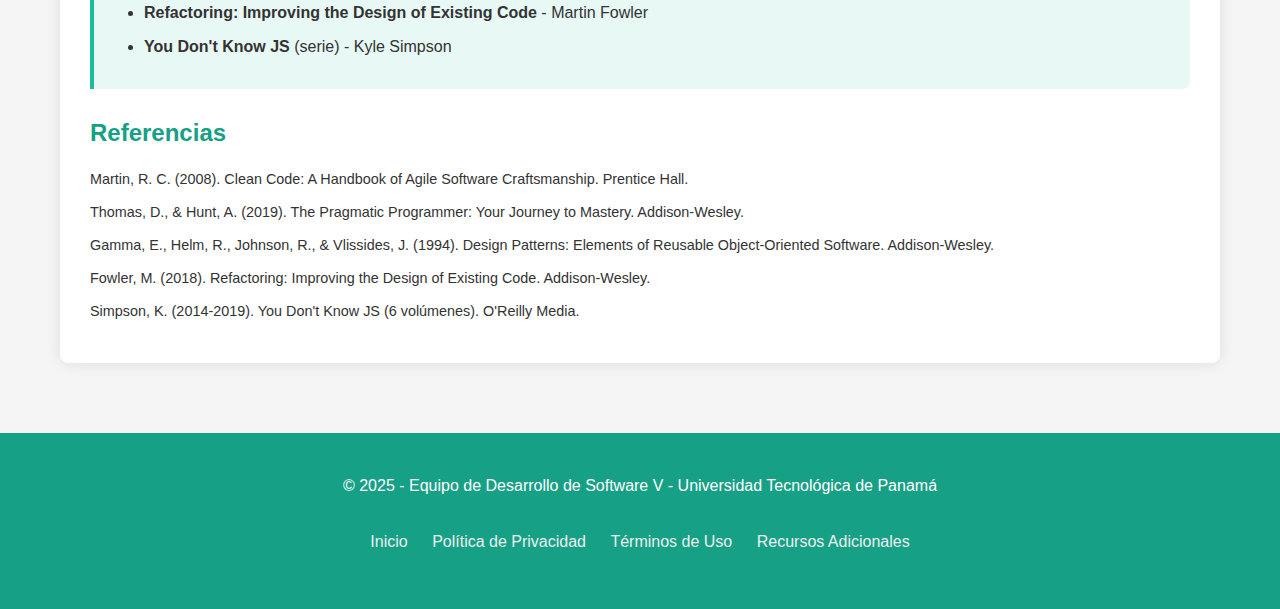
<file: Secciones/recursos-adicionales.html>
<!DOCTYPE html>
<html lang="es">
<head>
    <meta charset="UTF-8">
    <meta name="viewport" content="width=device-width, initial-scale=1.0">
    <title>Recursos Adicionales - Manual de Buenas Prácticas</title>
    <style>
        /* Estilos generales */
        * {
            margin: 0;
            padding: 0;
            box-sizing: border-box;
            font-family: 'Segoe UI', Tahoma, Geneva, Verdana, sans-serif;
        }
        
        body {
            background-color: #f5f5f5;
            color: #333;
            line-height: 1.6;
        }
        
        .container {
            max-width: 1200px;
            margin: 0 auto;
            padding: 20px;
        }
        
        /* Encabezado */
        header {
            background: linear-gradient(135deg, #16a085 0%, #1abc9c 100%);
            color: white;
            padding: 20px 0;
            box-shadow: 0 4px 6px rgba(0, 0, 0, 0.1);
        }
        
        .header-content {
            display: flex;
            justify-content: space-between;
            align-items: center;
        }
        
        .logo {
            font-size: 24px;
            font-weight: bold;
        }
        
        /* Navegación */
        nav ul {
            display: flex;
            list-style: none;
            flex-wrap: wrap;
        }
        
        nav ul li {
            margin: 0 15px;
        }
        
        nav ul li a {
            color: white;
            text-decoration: none;
            font-weight: 500;
            transition: all 0.3s ease;
        }
        
        nav ul li a:hover {
            color: #f39c12;
        }
        
        /* Contenido principal */
        main {
            background: white;
            padding: 30px;
            margin: 20px 0;
            border-radius: 8px;
            box-shadow: 0 0 15px rgba(0, 0, 0, 0.1);
        }
        
        h1 {
            color: #16a085;
            margin-bottom: 20px;
            padding-bottom: 10px;
            border-bottom: 2px solid #1abc9c;
        }
        
        h2 {
            color: #16a085;
            margin: 25px 0 15px;
        }
        
        h3 {
            color: #1abc9c;
            margin: 20px 0 10px;
        }
        
        p {
            margin-bottom: 15px;
            text-align: justify;
        }
        
        /* Listas */
        ul, ol {
            margin: 15px 0;
            padding-left: 30px;
        }
        
        li {
            margin-bottom: 8px;
        }
        
        /* Citas y referencias */
        .quote {
            background: #f9f9f9;
            border-left: 4px solid #1abc9c;
            padding: 15px 20px;
            margin: 20px 0;
            font-style: italic;
        }
        
        .reference {
            padding-left: 30px;
            text-indent: -30px;
            margin-bottom: 10px;
            font-size: 0.9em;
        }
        
        /* Tarjetas de recursos */
        .resource-grid {
            display: grid;
            grid-template-columns: repeat(auto-fill, minmax(300px, 1fr));
            gap: 20px;
            margin: 20px 0;
        }
        
        .resource-card {
            background: #f8f9fa;
            border-radius: 8px;
            padding: 20px;
            box-shadow: 0 2px 4px rgba(0, 0, 0, 0.1);
            transition: transform 0.3s ease, box-shadow 0.3s ease;
        }
        
        .resource-card:hover {
            transform: translateY(-5px);
            box-shadow: 0 6px 12px rgba(0, 0, 0, 0.15);
        }
        
        .resource-card h3 {
            color: #16a085;
            margin-top: 0;
            border-bottom: 2px solid #1abc9c;
            padding-bottom: 10px;
        }
        
        .resource-card a {
            color: #2980b9;
            text-decoration: none;
            font-weight: 500;
        }
        
        .resource-card a:hover {
            text-decoration: underline;
        }
        
        .resource-card ul {
            padding-left: 20px;
        }
        
        .resource-card li {
            margin-bottom: 8px;
        }
        
        /* Categorías */
        .category {
            margin-bottom: 30px;
            padding-bottom: 20px;
            border-bottom: 1px solid #eee;
        }
        
        /* Figura */
        .figure {
            text-align: center;
            margin: 20px 0;
        }
        
        .figure img {
            max-width: 100%;
            border: 1px solid #ddd;
            border-radius: 4px;
            padding: 4px;
        }
        
        .caption {
            font-style: italic;
            margin-top: 8px;
            color: #666;
        }
        
        /* Tabla de comparación */
        table {
            width: 100%;
            border-collapse: collapse;
            margin: 20px 0;
        }
        
        th, td {
            border: 1px solid #ddd;
            padding: 12px;
            text-align: left;
        }
        
        th {
            background-color: #16a085;
            color: white;
        }
        
        tr:nth-child(even) {
            background-color: #f2f2f2;
        }
        
        /* Recomendaciones */
        .recommendation {
            background: #e8f8f5;
            border-left: 4px solid #1abc9c;
            padding: 15px 20px;
            margin: 20px 0;
            border-radius: 0 8px 8px 0;
        }
        
        /* Pie de página */
        footer {
            background: #16a085;
            color: white;
            text-align: center;
            padding: 20px 0;
            margin-top: 30px;
        }
        
        .footer-content {
            display: flex;
            flex-direction: column;
            align-items: center;
        }
        
        .footer-nav {
            margin: 15px 0;
        }
        
        .footer-nav a {
            color: #ecf0f1;
            margin: 0 10px;
            text-decoration: none;
        }
        
        .footer-nav a:hover {
            text-decoration: underline;
        }
        
        /* Responsive */
        @media (max-width: 768px) {
            .header-content {
                flex-direction: column;
                text-align: center;
            }
            
            nav ul {
                margin-top: 15px;
                justify-content: center;
            }
            
            nav ul li {
                margin: 5px 10px;
            }
            
            .resource-grid {
                grid-template-columns: 1fr;
            }
        }
    </style>
</head>
<body>
    <header>
        <div class="container header-content">
            <div class="logo">Manual de Buenas Prácticas</div>
            <nav>
                <ul>
                    <li><a href="../index.html">Inicio</a></li>
                    <li><a href="control-versiones.html">Control de Versiones</a></li>
                    <li><a href="metodologias-agiles.html">Metodologías Ágiles</a></li>
                    <li><a href="documentacion-codigo.html">Documentación</a></li>
                    <li><a href="testing.html">Testing</a></li>
                    <li><a href="trabajo-en-equipo.html">Trabajo en Equipo</a></li>
                    <li><a href="recursos-adicionales.html">Recursos</a></li>
                </ul>
            </nav>
        </div>
    </header>

    <div class="container">
        <main>
            <h1>Recursos Adicionales: Enlaces Útiles y Herramientas</h1>
            
            <p>Esta sección recopila recursos adicionales para profundizar en los temas cubiertos en este manual. Incluye enlaces a documentación oficial, tutoriales, herramientas y comunidades relevantes para el desarrollo de software.</p>
            
            <div class="quote">
                "El conocimiento es poder. La información es liberadora. La educación es la premisa del progreso, en toda sociedad, en toda familia." - Kofi Annan
            </div>
            
            <div class="category">
                <h2>Control de Versiones</h2>
                
                <div class="resource-grid">
                    <div class="resource-card">
                        <h3>Documentación Oficial</h3>
                        <ul>
                            <li><a href="https://git-scm.com/doc" target="_blank">Git Documentation</a></li>
                            <li><a href="https://docs.github.com/" target="_blank">GitHub Docs</a></li>
                            <li><a href="https://docs.gitlab.com/" target="_blank">GitLab Documentation</a></li>
                            <li><a href="https://www.gitkraken.com/learn/git" target="_blank">GitKraken Learn Git</a></li>
                        </ul>
                    </div>
                    
                    <div class="resource-card">
                        <h3>Tutoriales y Cursos</h3>
                        <ul>
                            <li><a href="https://www.atlassian.com/git/tutorials" target="_blank">Atlassian Git Tutorials</a></li>
                            <li><a href="https://www.udemy.com/course/git-complete/" target="_blank">Git Complete: The definitive guide (Udemy)</a></li>
                            <li><a href="https://www.coursera.org/learn/version-control-with-git" target="_blank">Version Control with Git (Coursera)</a></li>
                            <li><a href="https://www.freecodecamp.org/news/learn-the-basics-of-git-in-under-10-minutes/" target="_blank">FreeCodeCamp Git Tutorial</a></li>
                        </ul>
                    </div>
                    
                    <div class="resource-card">
                        <h3>Herramientas</h3>
                        <ul>
                            <li><a href="https://www.gitkraken.com/" target="_blank">GitKraken</a> - Cliente visual de Git</li>
                            <li><a href="https://www.sourcetreeapp.com/" target="_blank">SourceTree</a> - Cliente gráfico de Git</li>
                            <li><a href="https://gitexplorer.com/" target="_blank">Git Explorer</a> - Encuentra comandos Git</li>
                            <li><a href="https://ohmyz.sh/" target="_blank">Oh My Zsh</a> - Mejora tu terminal con plugins Git</li>
                        </ul>
                    </div>
                </div>
            </div>
            
            <div class="category">
                <h2>Metodologías Ágiles</h2>
                
                <div class="resource-grid">
                    <div class="resource-card">
                        <h3>Scrum</h3>
                        <ul>
                            <li><a href="https://scrumguides.org/" target="_blank">The Scrum Guide</a></li>
                            <li><a href="https://www.scrum.org/resources" target="_blank">Scrum.org Resources</a></li>
                            <li><a href="https://www.mountaingoatsoftware.com/agile/scrum" target="_blank">Mountain Goat Software Scrum Resources</a></li>
                            <li><a href="https://www.agilealliance.org/agile101/" target="_blank">Agile 101</a></li>
                        </ul>
                    </div>
                    
                    <div class="resource-card">
                        <h3>Kanban</h3>
                        <ul>
                            <li><a href="https://kanbanize.com/kanban-resources" target="_blank">Kanbanize Resources</a></li>
                            <li><a href="https://www.atlassian.com/agile/kanban" target="_blank">Atlassian Kanban Guide</a></li>
                            <li><a href="https://www.lean Kanban.org/" target="_blank">Lean Kanban University</a></li>
                            <li><a href="https://www.digite.com/kanban/kanban-resources/" target="_blank">Digite Kanban Resources</a></li>
                        </ul>
                    </div>
                    
                    <div class="resource-card">
                        <h3>Herramientas Ágiles</h3>
                        <ul>
                            <li><a href="https://www.atlassian.com/software/jira" target="_blank">Jira</a> - Gestión de proyectos ágiles</li>
                            <li><a href="https://trello.com/" target="_blank">Trello</a> - Tableros Kanban simples</li>
                            <li><a href="https://azure.microsoft.com/services/devops/" target="_blank">Azure DevOps</a> - Suite de herramientas ágiles</li>
                            <li><a href="https://clickup.com/" target="_blank">ClickUp</a> - Gestión de proyectos todo-en-uno</li>
                        </ul>
                    </div>
                </div>
            </div>
            
            <div class="category">
                <h2>Documentación de Código</h2>
                
                <div class="resource-grid">
                    <div class="resource-card">
                        <h3>Guías y Estándares</h3>
                        <ul>
                            <li><a href="https://google.github.io/styleguide/" target="_blank">Google Style Guides</a></li>
                            <li><a href="https://github.com/airbnb/javascript" target="_blank">Airbnb JavaScript Style Guide</a></li>
                            <li><a href="https://www.php-fig.org/psr/" target="_blank">PHP-FIG Standards</a></li>
                            <li><a href="https://docs.microsoft.com/en-us/dotnet/csharp/programming-guide/" target="_blank">C# Programming Guide</a></li>
                        </ul>
                    </div>
                    
                    <div class="resource-card">
                        <h3>Herramientas de Documentación</h3>
                        <ul>
                            <li><a href="https://jsdoc.app/" target="_blank">JSDoc</a> - Generador de documentación JavaScript</li>
                            <li><a href="https://www.sphinx-doc.org/" target="_blank">Sphinx</a> - Generador de documentación Python</li>
                            <li><a href="https://swagger.io/" target="_blank">Swagger/OpenAPI</a> - Documentación de APIs</li>
                            <li><a href="https://docusaurus.io/" target="_blank">Docusaurus</a> - Generador de sitios de documentación</li>
                        </ul>
                    </div>
                    
                    <div class="resource-card">
                        <h3>Plataformas de Documentación</h3>
                        <ul>
                            <li><a href="https://readthedocs.org/" target="_blank">Read the Docs</a></li>
                            <li><a href="https://pages.github.com/" target="_blank">GitHub Pages</a></li>
                            <li><a href="https://www.gitbook.com/" target="_blank">GitBook</a></li>
                            <li><a href="https://notion.so/" target="_blank">Notion</a></li>
                        </ul>
                    </div>
                </div>
            </div>
            
            <div class="category">
                <h2>Testing y Calidad de Código</h2>
                
                <div class="resource-grid">
                    <div class="resource-card">
                        <h3>Frameworks de Testing</h3>
                        <ul>
                            <li><a href="https://jestjs.io/" target="_blank">Jest</a> - Framework de testing para JavaScript</li>
                            <li><a href="https://junit.org/junit5/" target="_blank">JUnit</a> - Framework de testing para Java</li>
                            <li><a href="https://pytest.org/" target="_blank">pytest</a> - Framework de testing para Python</li>
                            <li><a href="https://phpunit.de/" target="_blank">PHPUnit</a> - Framework de testing para PHP</li>
                        </ul>
                    </div>
                    
                    <div class="resource-card">
                        <h3>Herramientas de Calidad</h3>
                        <ul>
                            <li><a href="https://eslint.org/" target="_blank">ESLint</a> - Linter para JavaScript</li>
                            <li><a href="https://prettier.io/" target="_blank">Prettier</a> - Formateador de código</li>
                            <li><a href="https://sonarcloud.io/" target="_blank">SonarCloud</a> - Análisis de calidad de código</li>
                            <li><a href="https://codeclimate.com/" target="_blank">Code Climate</a> - Monitorización de calidad</li>
                        </ul>
                    </div>
                    
                    <div class="resource-card">
                        <h3>Recursos de Aprendizaje</h3>
                        <ul>
                            <li><a href="https://www.ministryoftesting.com/" target="_blank">Ministry of Testing</a></li>
                            <li><a href="https://www.softwaretestinghelp.com/" target="_blank">Software Testing Help</a></li>
                            <li><a href="https://www.guru99.com/software-testing.html" target="_blank">Guru99 Software Testing</a></li>
                            <li><a href="https://www.udemy.com/topic/software-testing/" target="_blank">Cursos de Testing en Udemy</a></li>
                        </ul>
                    </div>
                </div>
            </div>
            
            <div class="category">
                <h2>Trabajo en Equipo y Colaboración</h2>
                
                <div class="resource-grid">
                    <div class="resource-card">
                        <h3>Comunicación</h3>
                        <ul>
                            <li><a href="https://slack.com/" target="_blank">Slack</a> - Mensajería para equipos</li>
                            <li><a href="https://www.microsoft.com/microsoft-teams/" target="_blank">Microsoft Teams</a></li>
                            <li><a href="https://discord.com/" target="_blank">Discord</a> - Comunicación por voz y texto</li>
                            <li><a href="https://zoom.us/" target="_blank">Zoom</a> - Videoconferencias</li>
                        </ul>
                    </div>
                    
                    <div class="resource-card">
                        <h3>Gestión de Proyectos</h3>
                        <ul>
                            <li><a href="https://asana.com/" target="_blank">Asana</a> - Gestión de tareas y proyectos</li>
                            <li><a href="https://basecamp.com/" target="_blank">Basecamp</a> - Gestión de proyectos</li>
                            <li><a href="https://www.notion.so/" target="_blank">Notion</a> - Espacio de trabajo todo-en-uno</li>
                            <li><a href="https://miro.com/" target="_blank">Miro</a> - Pizarra colaborativa online</li>
                        </ul>
                    </div>
                    
                    <div class="resource-card">
                        <h3>Desarrollo Colaborativo</h3>
                        <ul>
                            <li><a href="https://code.visualstudio.com/remote" target="_blank">VS Code Remote Development</a></li>
                            <li><a href="https://repl.it/" target="_blank">Repl.it</a> - IDE colaborativo</li>
                            <li><a href="https://codesandbox.io/" target="_blank">CodeSandbox</a> - Entorno de desarrollo online</li>
                            <li><a href="https://stackblitz.com/" target="_blank">StackBlitz</a> - IDE online para web apps</li>
                        </ul>
                    </div>
                </div>
            </div>
            
            <div class="category">
                <h2>Comunidades y Foros</h2>
                
                <div class="resource-grid">
                    <div class="resource-card">
                        <h3>Plataformas de Preguntas y Respuestas</h3>
                        <ul>
                            <li><a href="https://stackoverflow.com/" target="_blank">Stack Overflow</a></li>
                            <li><a href="https://www.reddit.com/r/programming/" target="_blank">Reddit Programming</a></li>
                            <li><a href="https://dev.to/" target="_blank">DEV Community</a></li>
                            <li><a href="https://hashnode.com/" target="_blank">Hashnode</a></li>
                        </ul>
                    </div>
                    
                    <div class="resource-card">
                        <h3>Comunidades de Desarrollo</h3>
                        <ul>
                            <li><a href="https://github.com/" target="_blank">GitHub Community</a></li>
                            <li><a href="https://gitlab.com/" target="_blank">GitLab Community</a></li>
                            <li><a href="https://community.aws/" target="_blank">AWS Developer Community</a></li>
                            <li><a href="https://developers.google.com/community" target="_blank">Google Developer Community</a></li>
                        </ul>
                    </div>
                    
                    <div class="resource-card">
                        <h3>Meetups y Eventos</h3>
                        <ul>
                            <li><a href="https://www.meetup.com/" target="_blank">Meetup</a> - Grupos y eventos locales</li>
                            <li><a href="https://devpost.com/" target="_blank">Devpost</a> - Hackathons y competencias</li>
                            <li><a href="https://conferencehound.com/" target="_blank">Conference Hound</a> - Conferencias de tecnología</li>
                            <li><a href="https://www.eventbrite.com/d/online/technology-events/" target="_blank">Eventbrite Tech Events</a></li>
                        </ul>
                    </div>
                </div>
            </div>
            
            <div class="recommendation">
                <h3>📚 Recomendación de Libros</h3>
                <p>Para profundizar en los temas de desarrollo de software, recomendamos los siguientes libros:</p>
                <ul>
                    <li><strong>Clean Code: A Handbook of Agile Software Craftsmanship</strong> - Robert C. Martin</li>
                    <li><strong>The Pragmatic Programmer: Your Journey to Mastery</strong> - David Thomas, Andrew Hunt</li>
                    <li><strong>Design Patterns: Elements of Reusable Object-Oriented Software</strong> - Erich Gamma, Richard Helm, Ralph Johnson, John Vlissides</li>
                    <li><strong>Refactoring: Improving the Design of Existing Code</strong> - Martin Fowler</li>
                    <li><strong>You Don't Know JS</strong> (serie) - Kyle Simpson</li>
                </ul>
            </div>
            
            <h2>Referencias</h2>
            <div class="reference">Martin, R. C. (2008). Clean Code: A Handbook of Agile Software Craftsmanship. Prentice Hall.</div>
            <div class="reference">Thomas, D., & Hunt, A. (2019). The Pragmatic Programmer: Your Journey to Mastery. Addison-Wesley.</div>
            <div class="reference">Gamma, E., Helm, R., Johnson, R., & Vlissides, J. (1994). Design Patterns: Elements of Reusable Object-Oriented Software. Addison-Wesley.</div>
            <div class="reference">Fowler, M. (2018). Refactoring: Improving the Design of Existing Code. Addison-Wesley.</div>
            <div class="reference">Simpson, K. (2014-2019). You Don't Know JS (6 volúmenes). O'Reilly Media.</div>
        </main>
    </div>

    <footer>
        <div class="container footer-content">
            <p>© 2025 - Equipo de Desarrollo de Software V - Universidad Tecnológica de Panamá</p>
            <div class="footer-nav">
                <a href="../index.html">Inicio</a>
                <a href="#">Política de Privacidad</a>
                <a href="#">Términos de Uso</a>
                <a href="recursos-adicionales.html">Recursos Adicionales</a>
            </div>
        </div>
    </footer>
</body>
</html>
</file>
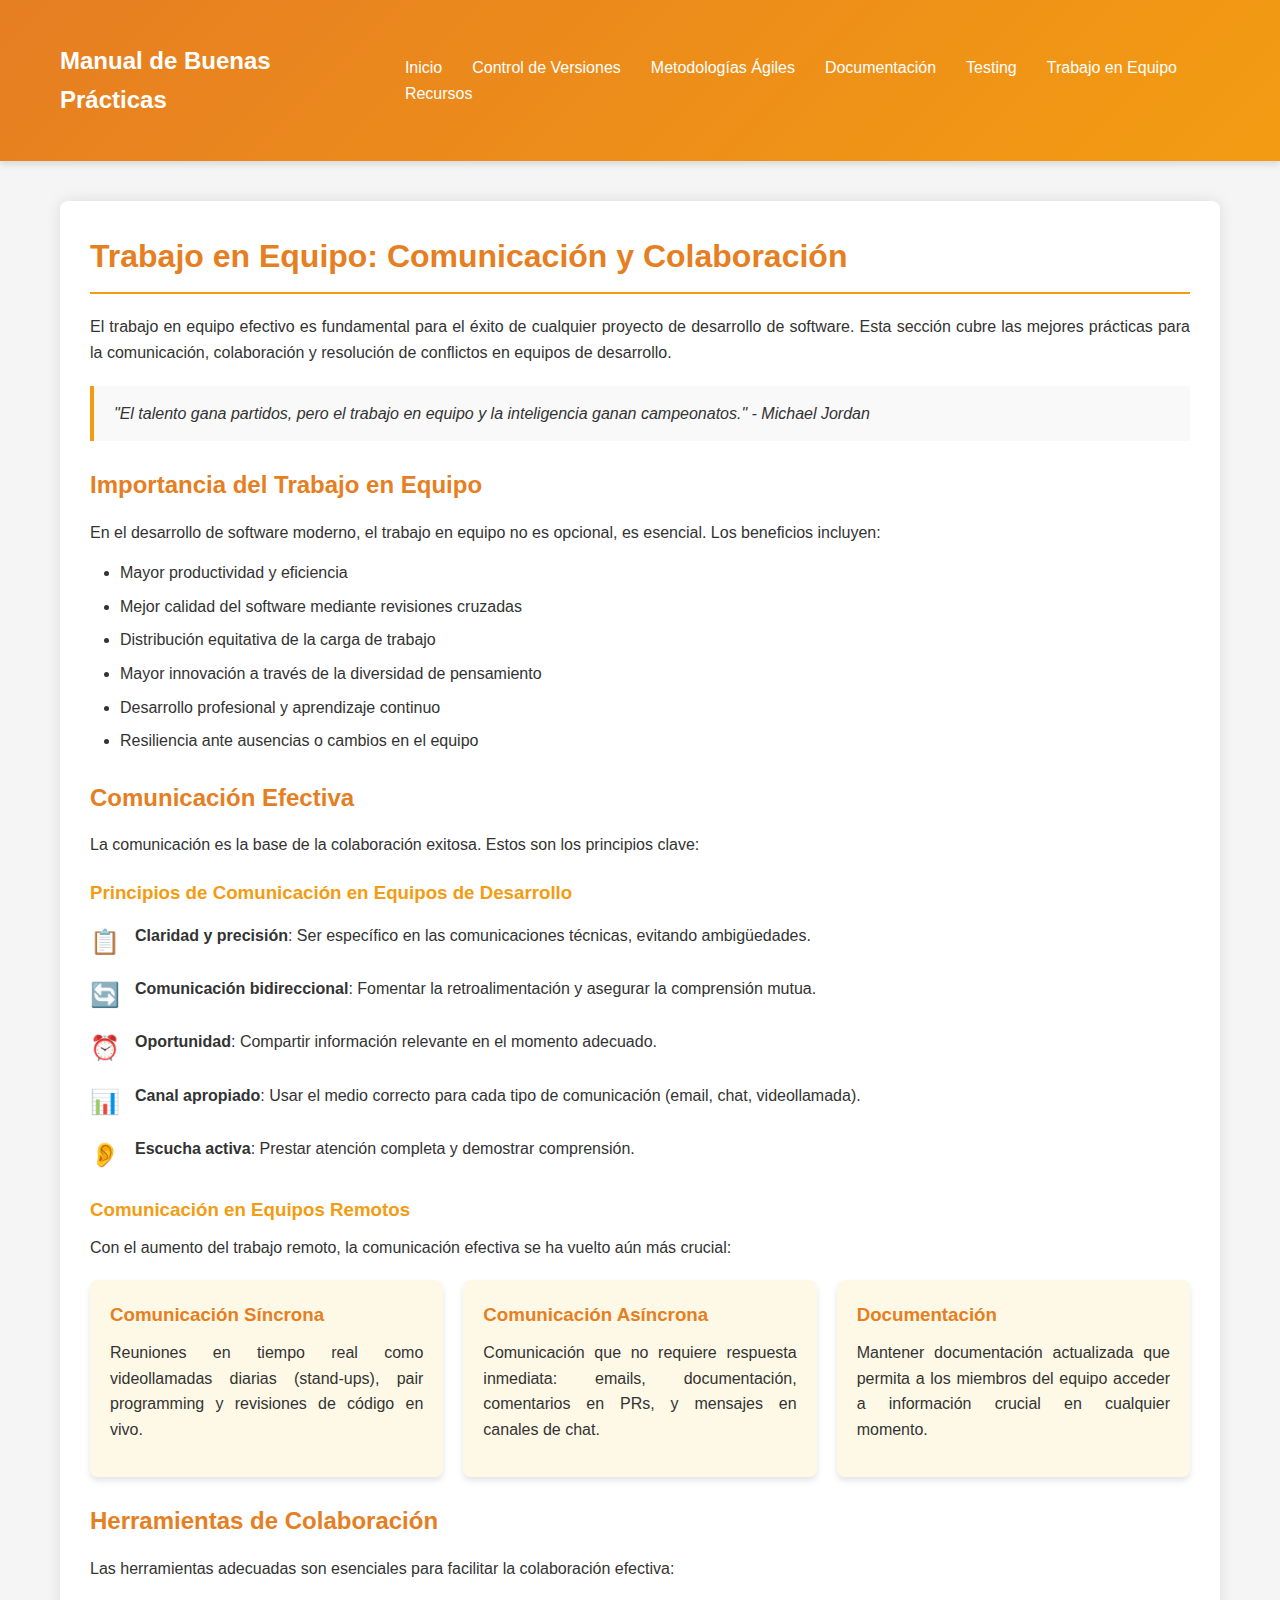
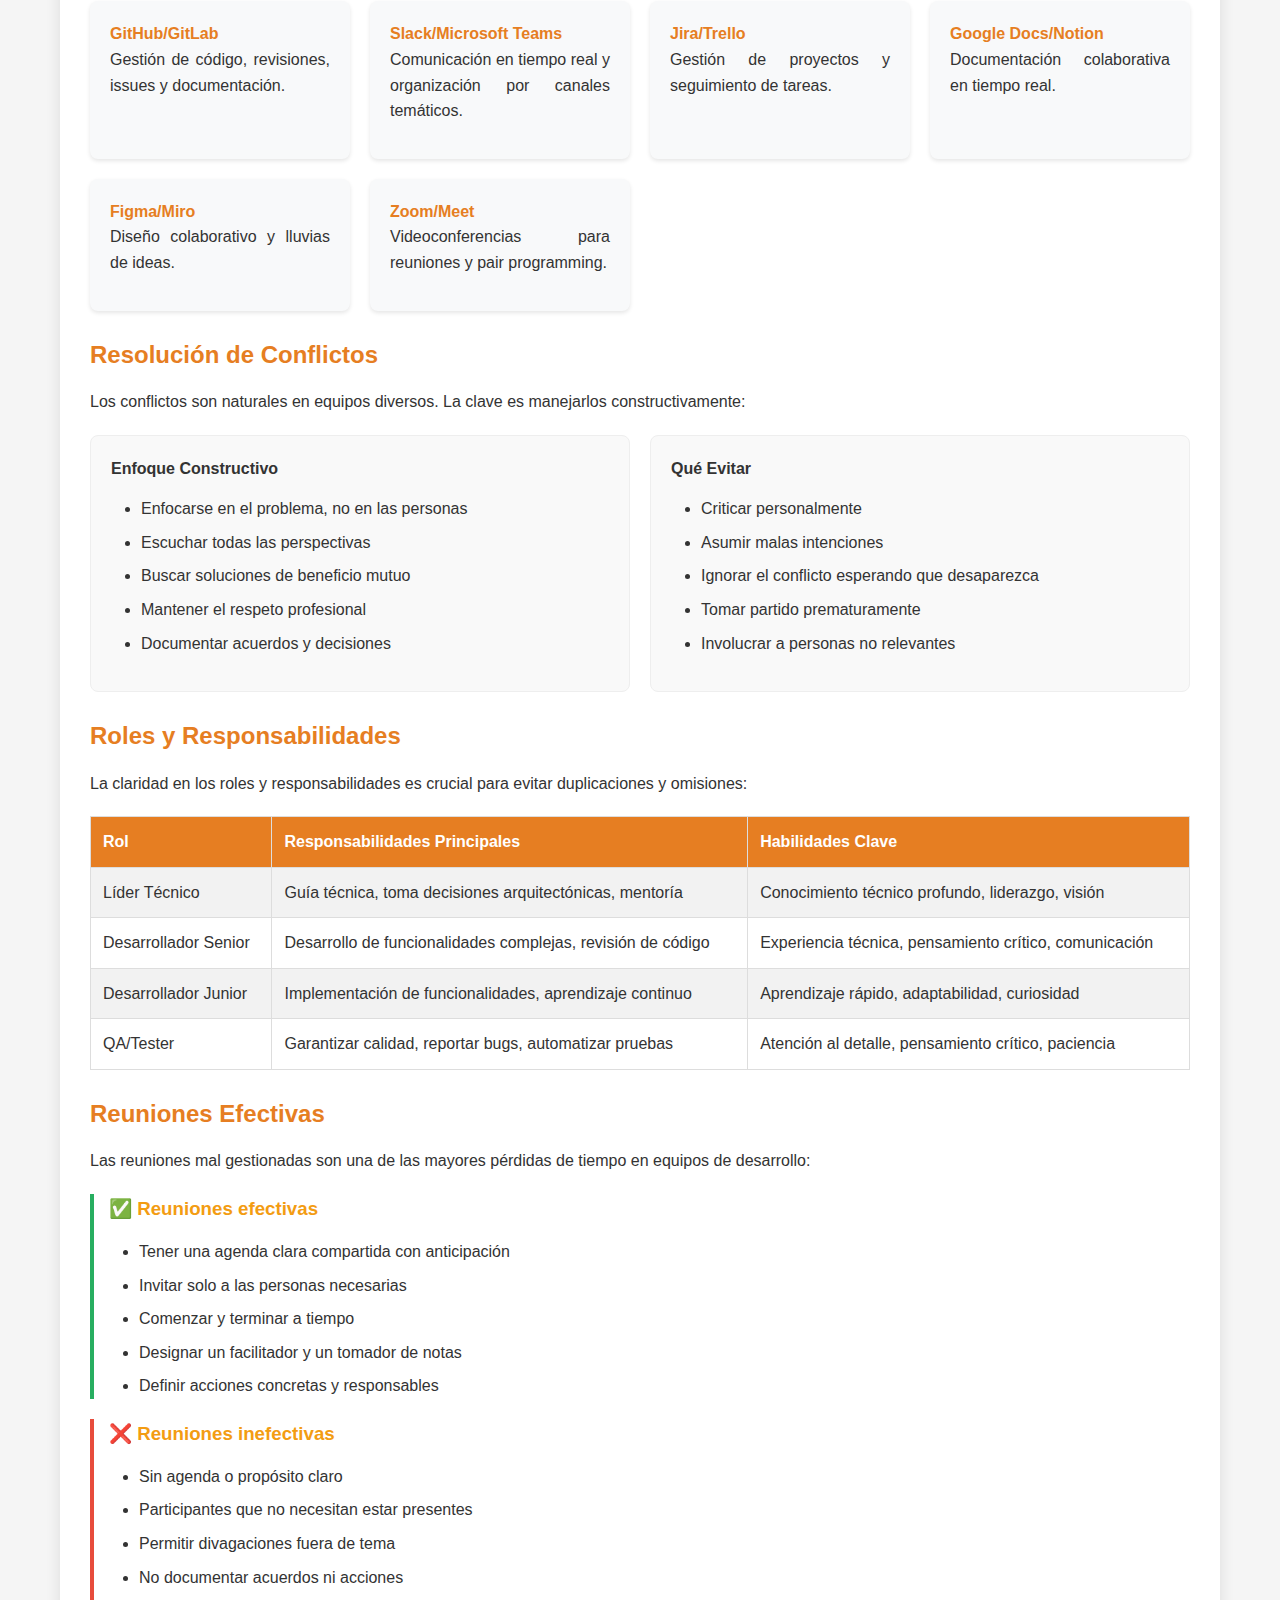
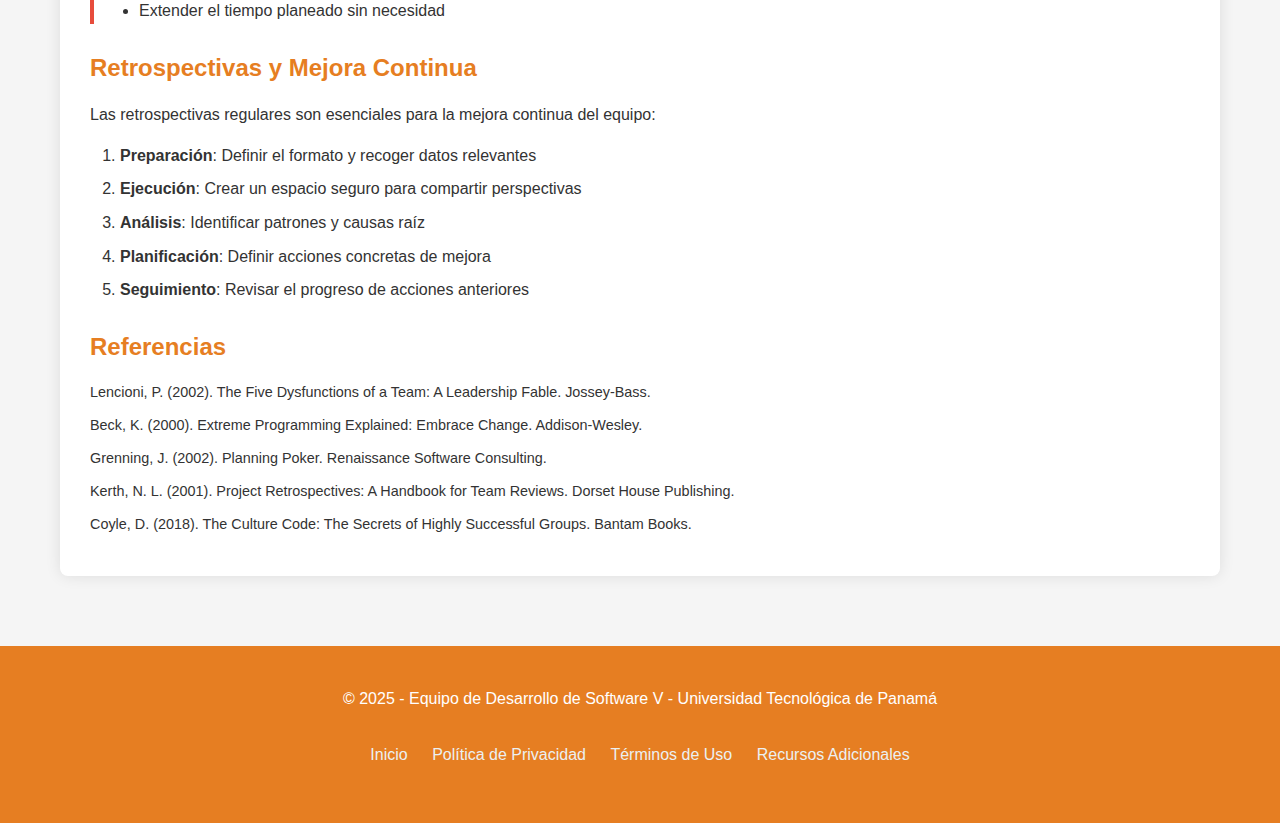
<file: Secciones/TrabajoEnGrupo.html>
<!DOCTYPE html>
<html lang="es">
<head>
    <meta charset="UTF-8">
    <meta name="viewport" content="width=device-width, initial-scale=1.0">
    <title>Trabajo en Equipo - Manual de Buenas Prácticas</title>
    <style>
        /* Estilos generales */
        * {
            margin: 0;
            padding: 0;
            box-sizing: border-box;
            font-family: 'Segoe UI', Tahoma, Geneva, Verdana, sans-serif;
        }
        
        body {
            background-color: #f5f5f5;
            color: #333;
            line-height: 1.6;
        }
        
        .container {
            max-width: 1200px;
            margin: 0 auto;
            padding: 20px;
        }
        
        /* Encabezado */
        header {
            background: linear-gradient(135deg, #e67e22 0%, #f39c12 100%);
            color: white;
            padding: 20px 0;
            box-shadow: 0 4px 6px rgba(0, 0, 0, 0.1);
        }
        
        .header-content {
            display: flex;
            justify-content: space-between;
            align-items: center;
        }
        
        .logo {
            font-size: 24px;
            font-weight: bold;
        }
        
        /* Navegación */
        nav ul {
            display: flex;
            list-style: none;
            flex-wrap: wrap;
        }
        
        nav ul li {
            margin: 0 15px;
        }
        
        nav ul li a {
            color: white;
            text-decoration: none;
            font-weight: 500;
            transition: all 0.3s ease;
        }
        
        nav ul li a:hover {
            color: #8e44ad;
        }
        
        /* Contenido principal */
        main {
            background: white;
            padding: 30px;
            margin: 20px 0;
            border-radius: 8px;
            box-shadow: 0 0 15px rgba(0, 0, 0, 0.1);
        }
        
        h1 {
            color: #e67e22;
            margin-bottom: 20px;
            padding-bottom: 10px;
            border-bottom: 2px solid #f39c12;
        }
        
        h2 {
            color: #e67e22;
            margin: 25px 0 15px;
        }
        
        h3 {
            color: #f39c12;
            margin: 20px 0 10px;
        }
        
        p {
            margin-bottom: 15px;
            text-align: justify;
        }
        
        /* Listas */
        ul, ol {
            margin: 15px 0;
            padding-left: 30px;
        }
        
        li {
            margin-bottom: 8px;
        }
        
        /* Citas y referencias */
        .quote {
            background: #f9f9f9;
            border-left: 4px solid #f39c12;
            padding: 15px 20px;
            margin: 20px 0;
            font-style: italic;
        }
        
        .reference {
            padding-left: 30px;
            text-indent: -30px;
            margin-bottom: 10px;
            font-size: 0.9em;
        }
        
        /* Tablas */
        table {
            width: 100%;
            border-collapse: collapse;
            margin: 20px 0;
        }
        
        th, td {
            border: 1px solid #ddd;
            padding: 12px;
            text-align: left;
        }
        
        th {
            background-color: #e67e22;
            color: white;
        }
        
        tr:nth-child(even) {
            background-color: #f2f2f2;
        }
        
        /* Tarjetas de información */
        .card-container {
            display: flex;
            flex-wrap: wrap;
            gap: 20px;
            margin: 20px 0;
        }
        
        .card {
            flex: 1 1 300px;
            background: #fef9e7;
            border-radius: 8px;
            padding: 20px;
            box-shadow: 0 4px 6px rgba(0, 0, 0, 0.1);
        }
        
        .card h3 {
            color: #e67e22;
            margin-top: 0;
        }
        
        /* Figura */
        .figure {
            text-align: center;
            margin: 20px 0;
        }
        
        .figure img {
            max-width: 100%;
            border: 1px solid #ddd;
            border-radius: 4px;
            padding: 4px;
        }
        
        .caption {
            font-style: italic;
            margin-top: 8px;
            color: #666;
        }
        
        /* Comparación */
        .comparison {
            display: flex;
            flex-wrap: wrap;
            gap: 20px;
            margin: 20px 0;
        }
        
        .comparison-item {
            flex: 1 1 45%;
            background: #f9f9f9;
            padding: 20px;
            border-radius: 8px;
            border: 1px solid #eee;
        }
        
        /* Buenas vs Malas prácticas */
        .good-practice {
            border-left: 4px solid #27ae60;
            padding-left: 15px;
            margin: 15px 0;
        }
        
        .bad-practice {
            border-left: 4px solid #e74c3c;
            padding-left: 15px;
            margin: 15px 0;
        }
        
        /* Iconos */
        .icon-list {
            list-style: none;
            padding-left: 0;
        }
        
        .icon-list li {
            display: flex;
            align-items: flex-start;
            margin-bottom: 15px;
        }
        
        .icon-list .icon {
            font-size: 24px;
            margin-right: 15px;
            min-width: 30px;
            text-align: center;
        }
        
        /* Herramientas */
        .tools-grid {
            display: grid;
            grid-template-columns: repeat(auto-fill, minmax(250px, 1fr));
            gap: 20px;
            margin: 20px 0;
        }
        
        .tool-card {
            background: #f8f9fa;
            padding: 20px;
            border-radius: 8px;
            box-shadow: 0 2px 4px rgba(0, 0, 0, 0.1);
        }
        
        .tool-card h4 {
            color: #e67e22;
            margin-top: 0;
        }
        
        /* Pie de página */
        footer {
            background: #e67e22;
            color: white;
            text-align: center;
            padding: 20px 0;
            margin-top: 30px;
        }
        
        .footer-content {
            display: flex;
            flex-direction: column;
            align-items: center;
        }
        
        .footer-nav {
            margin: 15px 0;
        }
        
        .footer-nav a {
            color: #ecf0f1;
            margin: 0 10px;
            text-decoration: none;
        }
        
        .footer-nav a:hover {
            text-decoration: underline;
        }
        
        /* Responsive */
        @media (max-width: 768px) {
            .header-content {
                flex-direction: column;
                text-align: center;
            }
            
            nav ul {
                margin-top: 15px;
                justify-content: center;
            }
            
            nav ul li {
                margin: 5px 10px;
            }
            
            .comparison {
                flex-direction: column;
            }
        }
    </style>
</head>
<body>
    <header>
        <div class="container header-content">
            <div class="logo">Manual de Buenas Prácticas</div>
            <nav>
                <ul>
                    <li><a href="../index.html">Inicio</a></li>
                    <li><a href="control-versiones.html">Control de Versiones</a></li>
                    <li><a href="metodologias-agiles.html">Metodologías Ágiles</a></li>
                    <li><a href="documentacion-codigo.html">Documentación</a></li>
                    <li><a href="testing.html">Testing</a></li>
                    <li><a href="trabajo-en-equipo.html">Trabajo en Equipo</a></li>
                    <li><a href="recursos-adicionales.html">Recursos</a></li>
                </ul>
            </nav>
        </div>
    </header>

    <div class="container">
        <main>
            <h1>Trabajo en Equipo: Comunicación y Colaboración</h1>
            
            <p>El trabajo en equipo efectivo es fundamental para el éxito de cualquier proyecto de desarrollo de software. Esta sección cubre las mejores prácticas para la comunicación, colaboración y resolución de conflictos en equipos de desarrollo.</p>
            
            <div class="quote">
                "El talento gana partidos, pero el trabajo en equipo y la inteligencia ganan campeonatos." - Michael Jordan
            </div>
            
            <h2>Importancia del Trabajo en Equipo</h2>
            <p>En el desarrollo de software moderno, el trabajo en equipo no es opcional, es esencial. Los beneficios incluyen:</p>
            <ul>
                <li>Mayor productividad y eficiencia</li>
                <li>Mejor calidad del software mediante revisiones cruzadas</li>
                <li>Distribución equitativa de la carga de trabajo</li>
                <li>Mayor innovación a través de la diversidad de pensamiento</li>
                <li>Desarrollo profesional y aprendizaje continuo</li>
                <li>Resiliencia ante ausencias o cambios en el equipo</li>
            </ul>
            
            <h2>Comunicación Efectiva</h2>
            <p>La comunicación es la base de la colaboración exitosa. Estos son los principios clave:</p>
            
            <h3>Principios de Comunicación en Equipos de Desarrollo</h3>
            <ul class="icon-list">
                <li>
                    <div class="icon">📋</div>
                    <div>
                        <strong>Claridad y precisión</strong>: Ser específico en las comunicaciones técnicas, evitando ambigüedades.
                    </div>
                </li>
                <li>
                    <div class="icon">🔄</div>
                    <div>
                        <strong>Comunicación bidireccional</strong>: Fomentar la retroalimentación y asegurar la comprensión mutua.
                    </div>
                </li>
                <li>
                    <div class="icon">⏰</div>
                    <div>
                        <strong>Oportunidad</strong>: Compartir información relevante en el momento adecuado.
                    </div>
                </li>
                <li>
                    <div class="icon">📊</div>
                    <div>
                        <strong>Canal apropiado</strong>: Usar el medio correcto para cada tipo de comunicación (email, chat, videollamada).
                    </div>
                </li>
                <li>
                    <div class="icon">👂</div>
                    <div>
                        <strong>Escucha activa</strong>: Prestar atención completa y demostrar comprensión.
                    </div>
                </li>
            </ul>
            
            <h3>Comunicación en Equipos Remotos</h3>
            <p>Con el aumento del trabajo remoto, la comunicación efectiva se ha vuelto aún más crucial:</p>
            
            <div class="card-container">
                <div class="card">
                    <h3>Comunicación Síncrona</h3>
                    <p>Reuniones en tiempo real como videollamadas diarias (stand-ups), pair programming y revisiones de código en vivo.</p>
                </div>
                <div class="card">
                    <h3>Comunicación Asíncrona</h3>
                    <p>Comunicación que no requiere respuesta inmediata: emails, documentación, comentarios en PRs, y mensajes en canales de chat.</p>
                </div>
                <div class="card">
                    <h3>Documentación</h3>
                    <p>Mantener documentación actualizada que permita a los miembros del equipo acceder a información crucial en cualquier momento.</p>
                </div>
            </div>
            
            <h2>Herramientas de Colaboración</h2>
            <p>Las herramientas adecuadas son esenciales para facilitar la colaboración efectiva:</p>
            
            <div class="tools-grid">
                <div class="tool-card">
                    <h4>GitHub/GitLab</h4>
                    <p>Gestión de código, revisiones, issues y documentación.</p>
                </div>
                <div class="tool-card">
                    <h4>Slack/Microsoft Teams</h4>
                    <p>Comunicación en tiempo real y organización por canales temáticos.</p>
                </div>
                <div class="tool-card">
                    <h4>Jira/Trello</h4>
                    <p>Gestión de proyectos y seguimiento de tareas.</p>
                </div>
                <div class="tool-card">
                    <h4>Google Docs/Notion</h4>
                    <p>Documentación colaborativa en tiempo real.</p>
                </div>
                <div class="tool-card">
                    <h4>Figma/Miro</h4>
                    <p>Diseño colaborativo y lluvias de ideas.</p>
                </div>
                <div class="tool-card">
                    <h4>Zoom/Meet</h4>
                    <p>Videoconferencias para reuniones y pair programming.</p>
                </div>
            </div>
            
            <h2>Resolución de Conflictos</h2>
            <p>Los conflictos son naturales en equipos diversos. La clave es manejarlos constructivamente:</p>
            
            <div class="comparison">
                <div class="comparison-item">
                    <h4>Enfoque Constructivo</h4>
                    <ul>
                        <li>Enfocarse en el problema, no en las personas</li>
                        <li>Escuchar todas las perspectivas</li>
                        <li>Buscar soluciones de beneficio mutuo</li>
                        <li>Mantener el respeto profesional</li>
                        <li>Documentar acuerdos y decisiones</li>
                    </ul>
                </div>
                <div class="comparison-item">
                    <h4>Qué Evitar</h4>
                    <ul>
                        <li>Criticar personalmente</li>
                        <li>Asumir malas intenciones</li>
                        <li>Ignorar el conflicto esperando que desaparezca</li>
                        <li>Tomar partido prematuramente</li>
                        <li>Involucrar a personas no relevantes</li>
                    </ul>
                </div>
            </div>
            
            <h2>Roles y Responsabilidades</h2>
            <p>La claridad en los roles y responsabilidades es crucial para evitar duplicaciones y omisiones:</p>
            
            <table>
                <tr>
                    <th>Rol</th>
                    <th>Responsabilidades Principales</th>
                    <th>Habilidades Clave</th>
                </tr>
                <tr>
                    <td>Líder Técnico</td>
                    <td>Guía técnica, toma decisiones arquitectónicas, mentoría</td>
                    <td>Conocimiento técnico profundo, liderazgo, visión</td>
                </tr>
                <tr>
                    <td>Desarrollador Senior</td>
                    <td>Desarrollo de funcionalidades complejas, revisión de código</td>
                    <td>Experiencia técnica, pensamiento crítico, comunicación</td>
                </tr>
                <tr>
                    <td>Desarrollador Junior</td>
                    <td>Implementación de funcionalidades, aprendizaje continuo</td>
                    <td>Aprendizaje rápido, adaptabilidad, curiosidad</td>
                </tr>
                <tr>
                    <td>QA/Tester</td>
                    <td>Garantizar calidad, reportar bugs, automatizar pruebas</td>
                    <td>Atención al detalle, pensamiento crítico, paciencia</td>
                </tr>
            </table>
            
            <h2>Reuniones Efectivas</h2>
            <p>Las reuniones mal gestionadas son una de las mayores pérdidas de tiempo en equipos de desarrollo:</p>
            
            <div class="good-practice">
                <h3>✅ Reuniones efectivas</h3>
                <ul>
                    <li>Tener una agenda clara compartida con anticipación</li>
                    <li>Invitar solo a las personas necesarias</li>
                    <li>Comenzar y terminar a tiempo</li>
                    <li>Designar un facilitador y un tomador de notas</li>
                    <li>Definir acciones concretas y responsables</li>
                </ul>
            </div>
            
            <div class="bad-practice">
                <h3>❌ Reuniones inefectivas</h3>
                <ul>
                    <li>Sin agenda o propósito claro</li>
                    <li>Participantes que no necesitan estar presentes</li>
                    <li>Permitir divagaciones fuera de tema</li>
                    <li>No documentar acuerdos ni acciones</li>
                    <li>Extender el tiempo planeado sin necesidad</li>
                </ul>
            </div>
            
            <h2>Retrospectivas y Mejora Continua</h2>
            <p>Las retrospectivas regulares son esenciales para la mejora continua del equipo:</p>
            
            <ol>
                <li><strong>Preparación</strong>: Definir el formato y recoger datos relevantes</li>
                <li><strong>Ejecución</strong>: Crear un espacio seguro para compartir perspectivas</li>
                <li><strong>Análisis</strong>: Identificar patrones y causas raíz</li>
                <li><strong>Planificación</strong>: Definir acciones concretas de mejora</li>
                <li><strong>Seguimiento</strong>: Revisar el progreso de acciones anteriores</li>
            </ol>
            
            <h2>Referencias</h2>
            <div class="reference">Lencioni, P. (2002). The Five Dysfunctions of a Team: A Leadership Fable. Jossey-Bass.</div>
            <div class="reference">Beck, K. (2000). Extreme Programming Explained: Embrace Change. Addison-Wesley.</div>
            <div class="reference">Grenning, J. (2002). Planning Poker. Renaissance Software Consulting.</div>
            <div class="reference">Kerth, N. L. (2001). Project Retrospectives: A Handbook for Team Reviews. Dorset House Publishing.</div>
            <div class="reference">Coyle, D. (2018). The Culture Code: The Secrets of Highly Successful Groups. Bantam Books.</div>
        </main>
    </div>

    <footer>
        <div class="container footer-content">
            <p>© 2025 - Equipo de Desarrollo de Software V - Universidad Tecnológica de Panamá</p>
            <div class="footer-nav">
                <a href="../index.html">Inicio</a>
                <a href="#">Política de Privacidad</a>
                <a href="#">Términos de Uso</a>
                <a href="recursos-adicionales.html">Recursos Adicionales</a>
            </div>
        </div>
    </footer>
</body>
</html>
</file>
<file: css/style.css>
body {
    margin: 0;
    font-family: 'Segoe UI', Tahoma, Geneva, Verdana, sans-serif;
    line-height: 1.6;
    color: #333;
    background-color: #f9f9f9;
}

header {
    background: linear-gradient(135deg, #0e7c28 0%, #1ab66d 100%);
    color: white;
    text-align: center;
    padding: 25px 0;
    box-shadow: 0 4px 6px rgba(0, 0, 0, 0.1);
    position: relative;
    overflow: hidden;
}

header::after {
    content: '';
    position: absolute;
    bottom: 0;
    left: 0;
    right: 0;
    height: 4px;
    background: rgba(255, 255, 255, 0.2);
}

header h1 {
    margin: 0;
    font-size: 2.2rem;
    text-shadow: 1px 1px 3px rgba(0, 0, 0, 0.3);
    letter-spacing: 0.5px;
}

.tagline {
    font-style: italic;
    margin: 8px 0 0;
    opacity: 0.9;
    font-size: 1.1rem;
}

.container {
    display: flex;
    min-height: 80vh;
    max-width: 1200px;
    margin: 0 auto;
    box-shadow: 0 0 15px rgba(0, 0, 0, 0.05);
}

/* Menú lateral */
.sidebar {
    width: 220px;
    background: linear-gradient(to bottom, #1ab66d, #0e7c28);
    padding: 25px 0;
    box-shadow: 3px 0 5px rgba(0, 0, 0, 0.08);
}

.sidebar ul {
    list-style-type: none;
    padding: 0;
    margin: 0;
}

.sidebar ul li {
    margin: 12px 0;
    padding: 0 15px;
    position: relative;
}

.sidebar ul li a {
    text-decoration: none;
    color: #fff;
    font-weight: 500;
    display: block;
    padding: 10px 15px;
    border-radius: 6px;
    transition: all 0.3s ease;
    position: relative;
    z-index: 1;
}

.sidebar ul li a::before {
    content: '';
    position: absolute;
    top: 0;
    left: 0;
    width: 0;
    height: 100%;
    background: rgba(255, 255, 255, 0.15);
    border-radius: 6px;
    transition: width 0.3s ease;
    z-index: -1;
}

.sidebar ul li a:hover {
    color: #fff;
    transform: translateX(5px);
}

.sidebar ul li a:hover::before {
    width: 100%;
}

.sidebar ul li a:active {
    transform: translateX(5px) scale(0.98);
}

/* Contenido principal */
.content {
    flex: 1;
    padding: 30px;
    background-color: #fff;
    overflow-y: auto;
}

.content h2 {
    color: #0e7c28;
    margin-top: 0;
    padding-bottom: 10px;
    border-bottom: 2px solid #1ab66d;
    font-size: 1.8rem;
}

.content h3 {
    color: #1a8758;
    margin-top: 25px;
}

.content p {
    margin-bottom: 16px;
}

/* Mejoras para elementos interactivos */
button, .btn {
    background-color: #1ab66d;
    color: white;
    border: none;
    padding: 10px 18px;
    border-radius: 6px;
    cursor: pointer;
    font-weight: 500;
    transition: all 0.2s ease;
}

button:hover, .btn:hover {
    background-color: #0e7c28;
    transform: translateY(-2px);
    box-shadow: 0 4px 8px rgba(0, 0, 0, 0.1);
}

/* Estilos para tablas */
table {
    width: 100%;
    border-collapse: collapse;
    margin: 20px 0;
    box-shadow: 0 2px 3px rgba(0, 0, 0, 0.1);
}

th, td {
    padding: 12px 15px;
    text-align: left;
    border-bottom: 1px solid #ddd;
}

th {
    background-color: #1ab66d;
    color: white;
}

tr:nth-child(even) {
    background-color: #f7f7f7;
}

tr:hover {
    background-color: #edfaf3;
}

/* Estilos para formularios */
input, textarea, select {
    width: 100%;
    padding: 10px;
    margin: 8px 0 15px;
    border: 1px solid #ddd;
    border-radius: 4px;
    box-sizing: border-box;
    transition: border 0.3s ease;
}

input:focus, textarea:focus, select:focus {
    border-color: #1ab66d;
    outline: none;
    box-shadow: 0 0 0 2px rgba(26, 182, 109, 0.2);
}

/* Estilos para código */
code {
    background-color: #f5f5f5;
    padding: 2px 6px;
    border-radius: 3px;
    font-family: 'Courier New', monospace;
    color: #d63384;
}

pre code {
    display: block;
    padding: 15px;
    overflow-x: auto;
    line-height: 1.5;
    background-color: #2d2d2d;
    color: #f8f8f2;
    border-radius: 6px;
}

/* Tarjetas para contenido */
.card {
    background: white;
    border-radius: 8px;
    padding: 20px;
    margin: 15px 0;
    box-shadow: 0 3px 10px rgba(0, 0, 0, 0.08);
    border-left: 4px solid #1ab66d;
}

/* Footer */
footer {
    background-color: #0e7c28;
    color: white;
    text-align: center;
    padding: 20px;
    margin-top: 30px;
}

/* Responsividad básica */
@media (max-width: 768px) {
    .container {
        flex-direction: column;
    }
    
    .sidebar {
        width: 100%;
        padding: 15px 0;
    }
    
    .sidebar ul {
        display: flex;
        flex-wrap: wrap;
        justify-content: center;
    }
    
    .sidebar ul li {
        margin: 8px;
    }
    
    header h1 {
        font-size: 1.8rem;
    }
}
</file>
